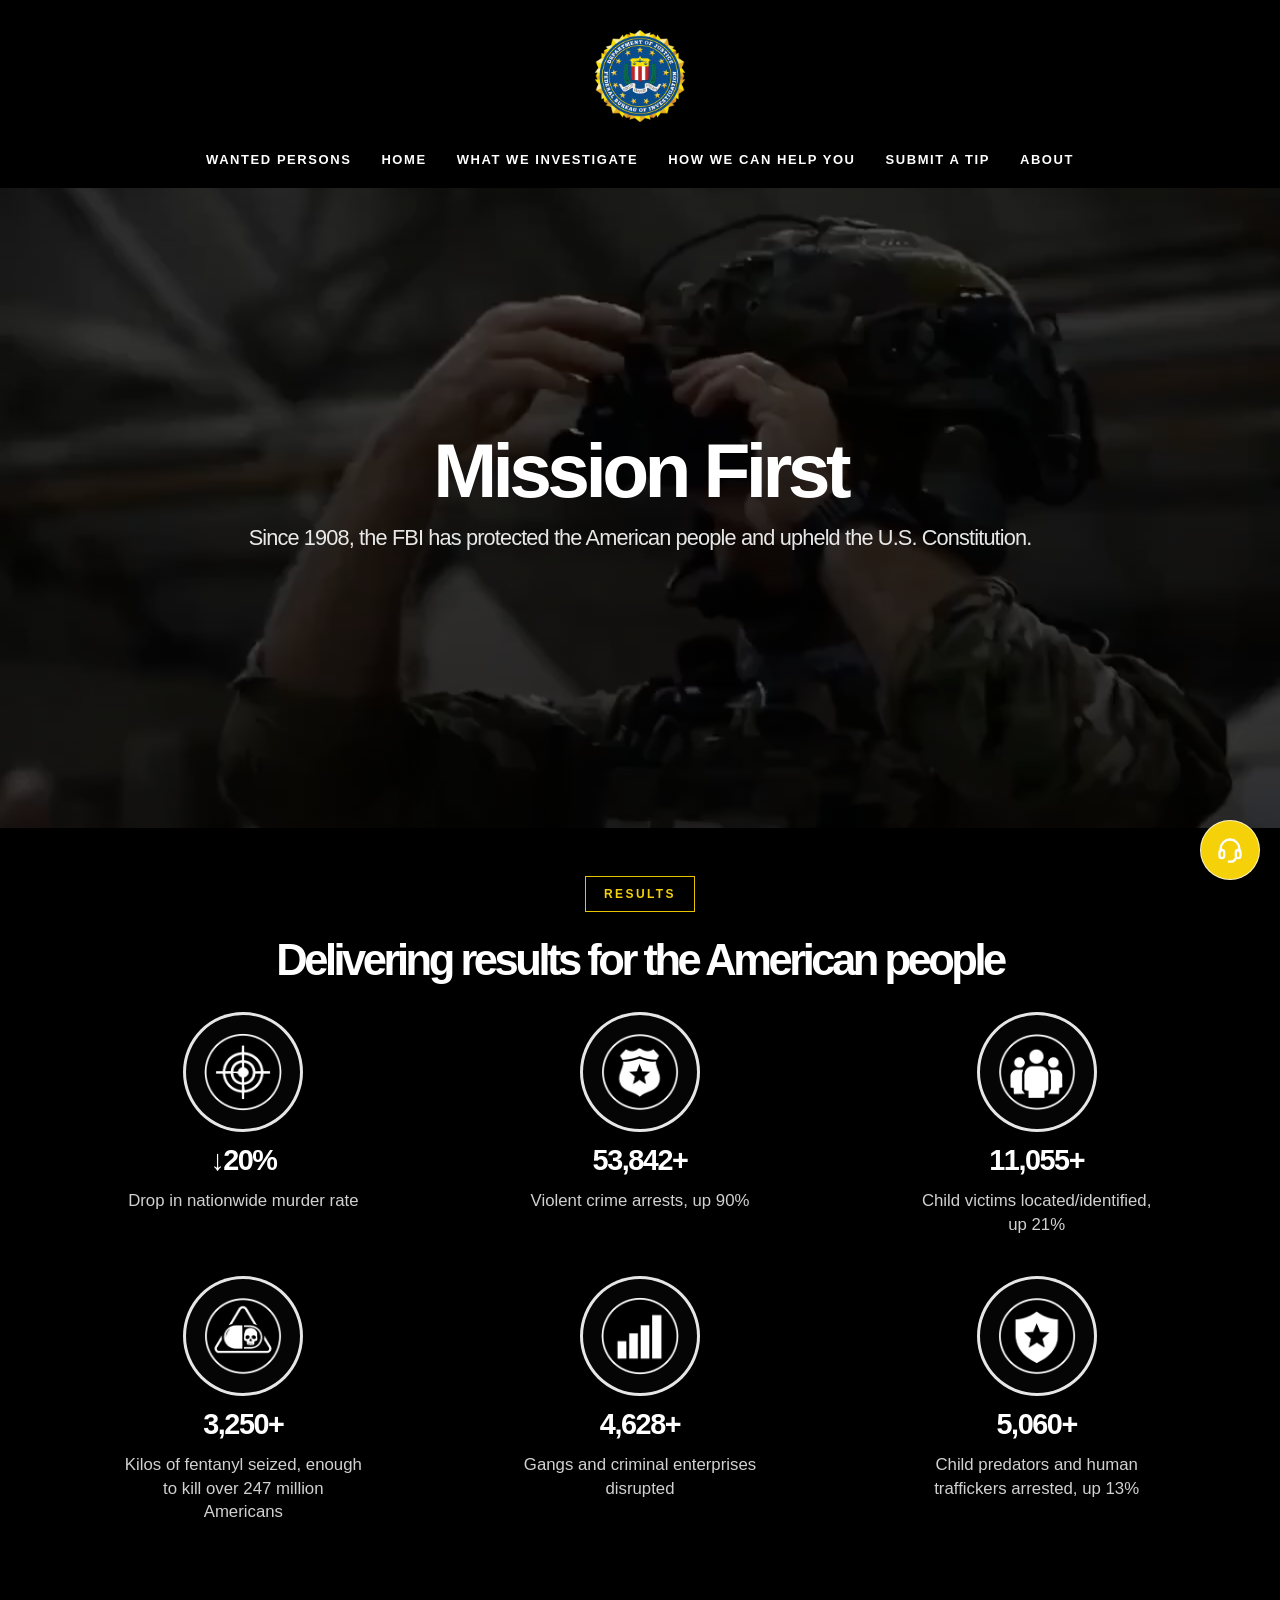
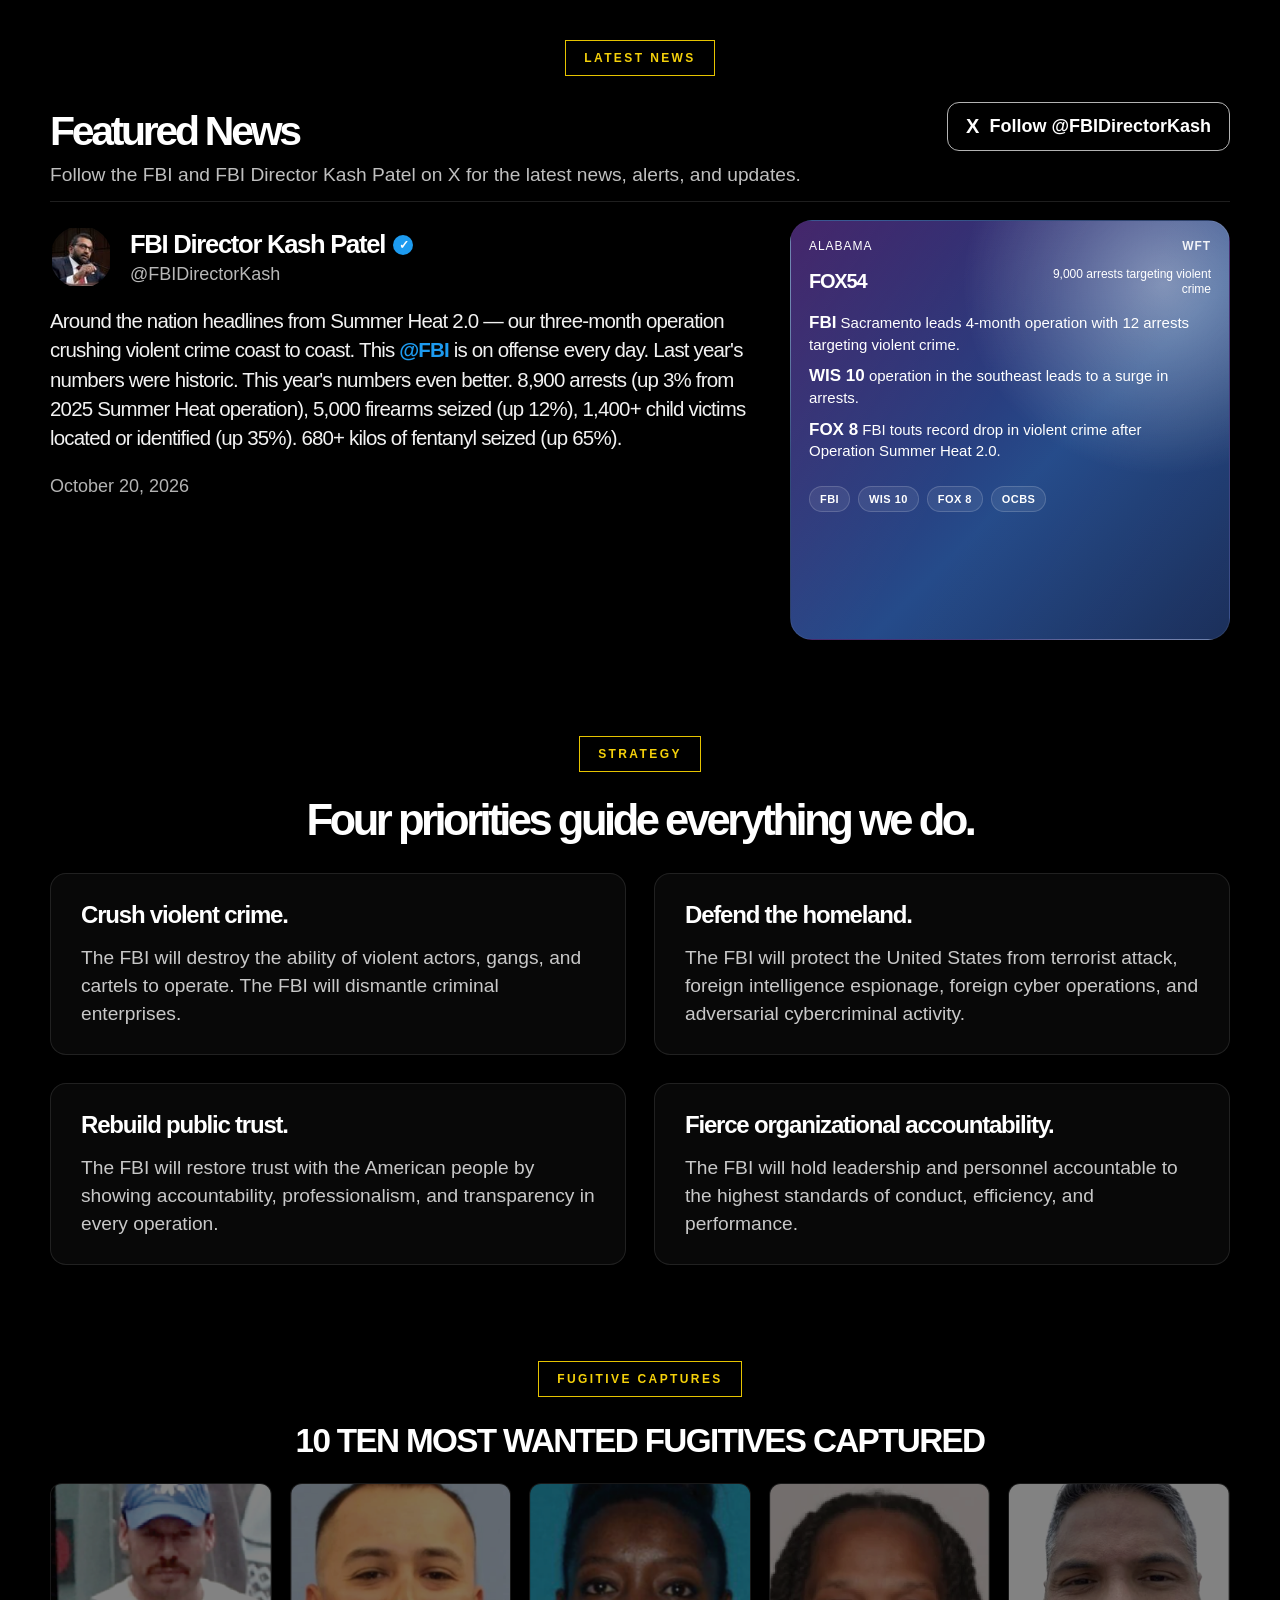
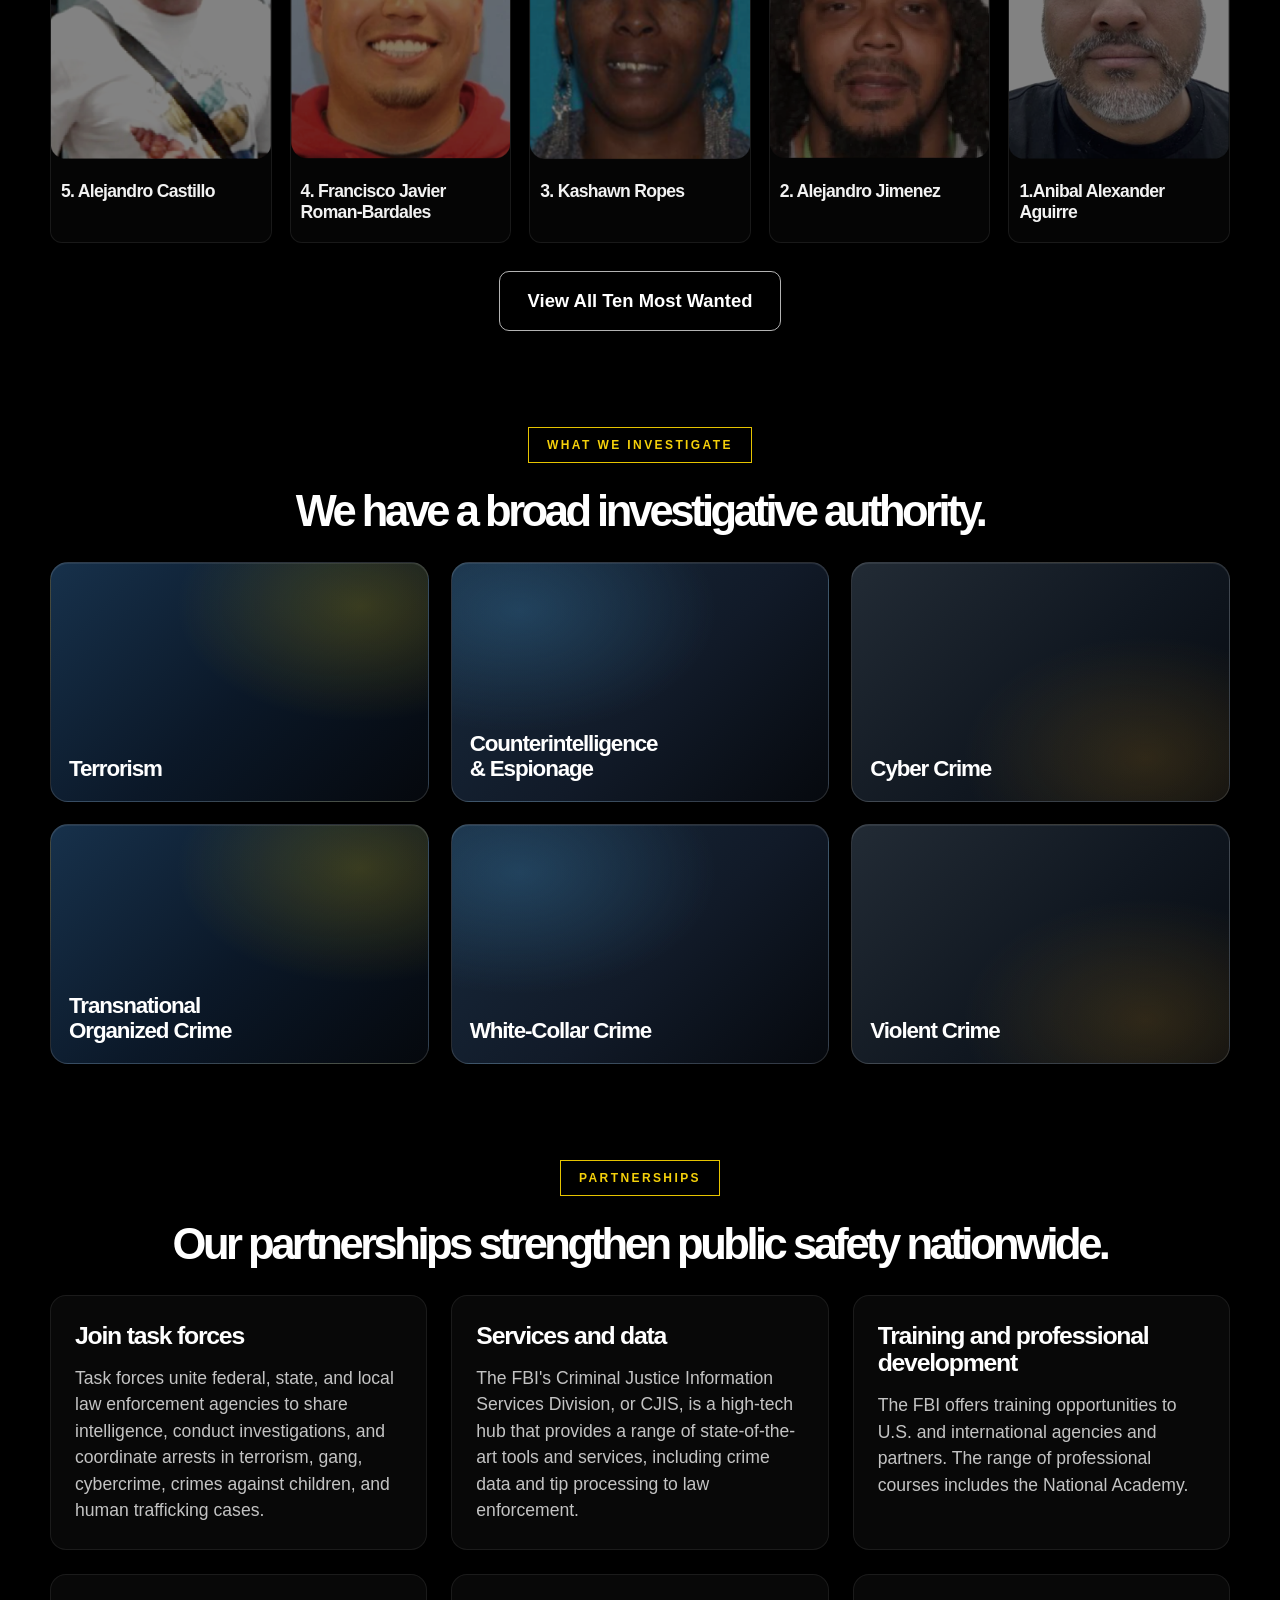
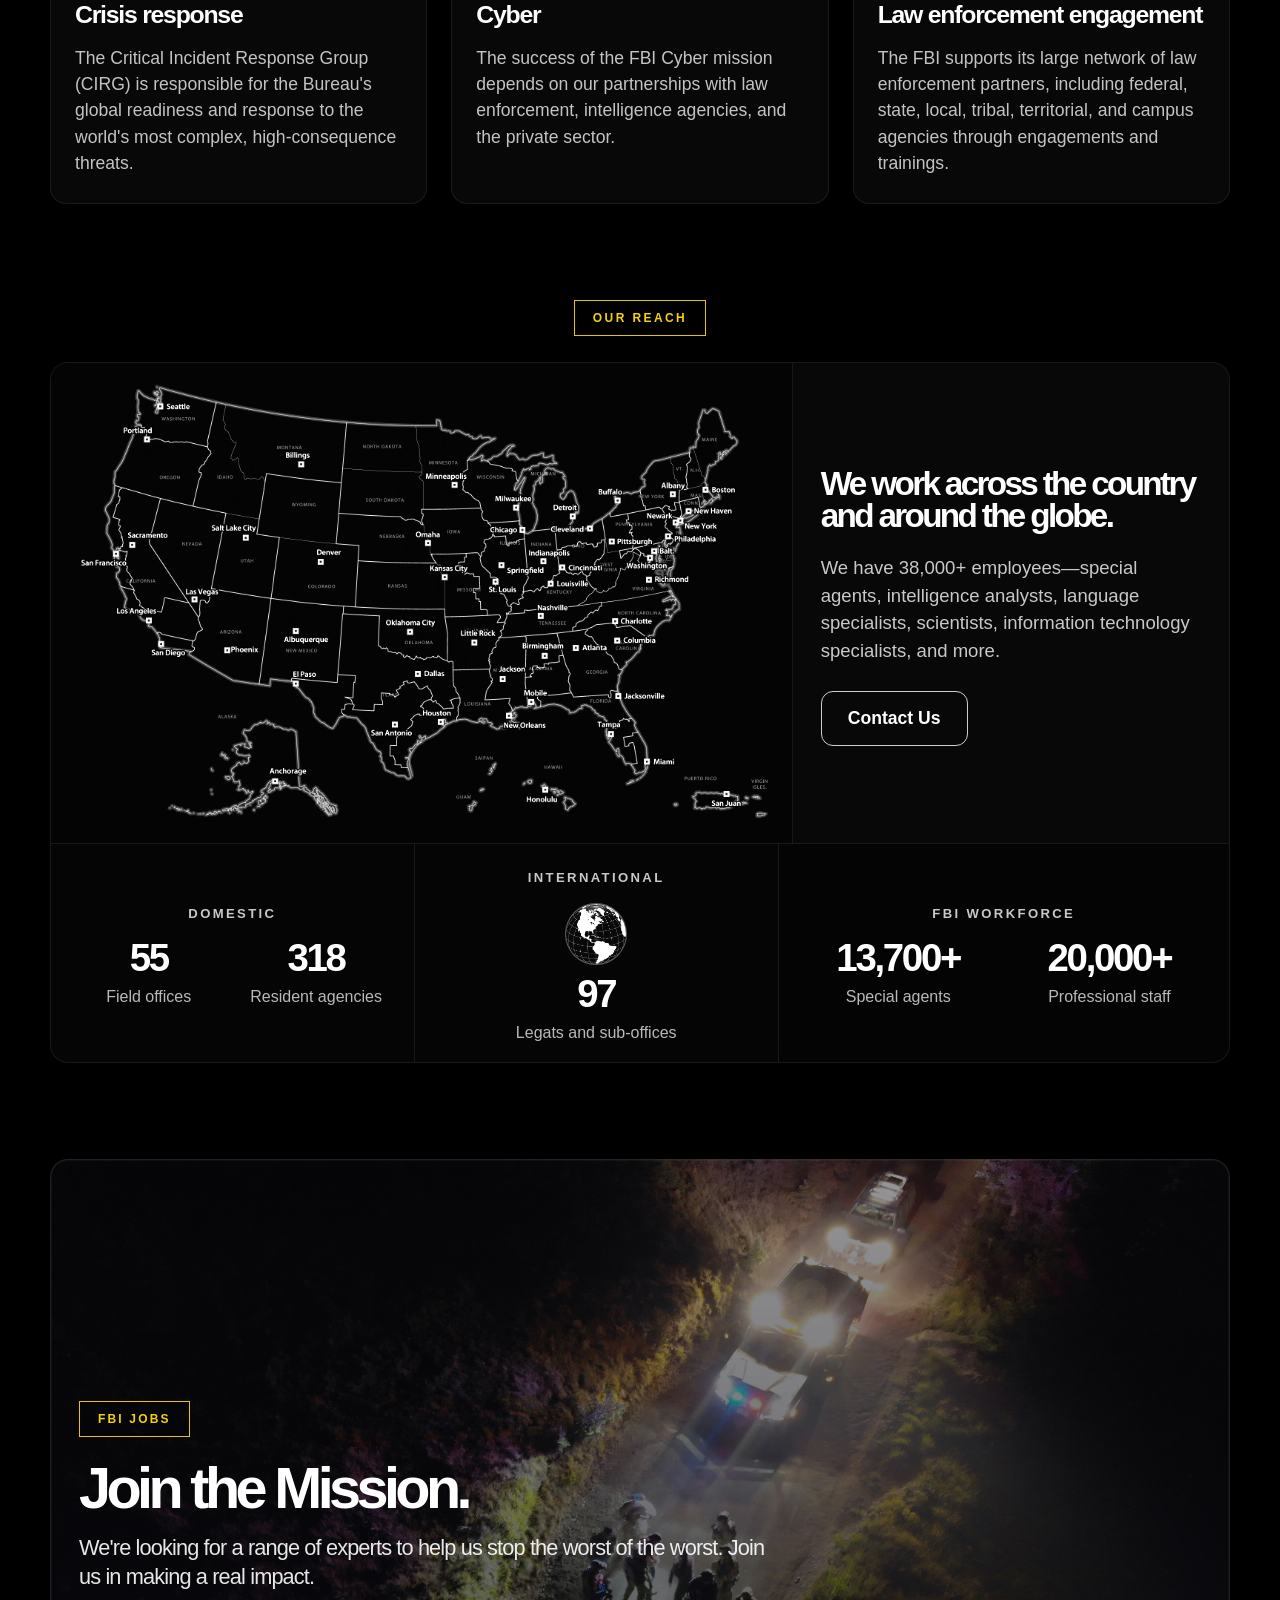
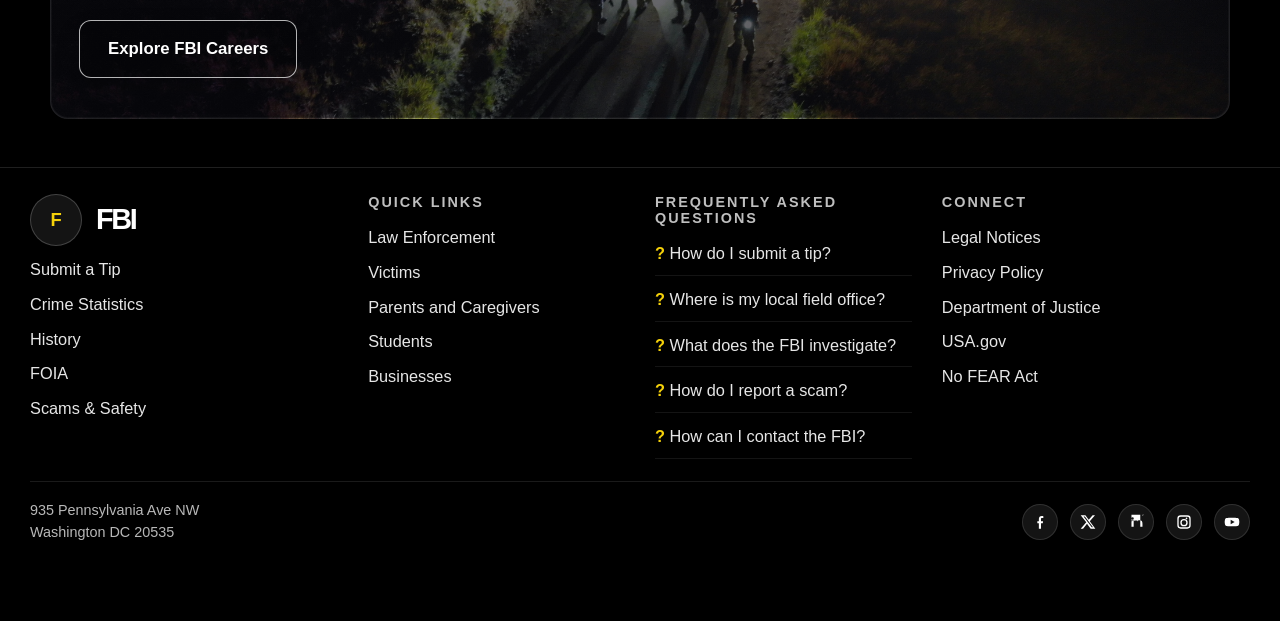
<file: index.html>
<html lang="en">
<head>
    <meta charset="UTF-8">
    <meta name="viewport" content="width=device-width, initial-scale=1.0">
    <title>FBI-Home</title>
    <link rel="icon" type="image/png" href="images/fbi-seal.png">
    <link rel="stylesheet" href="index.css">
    <script src="stats.js" defer></script>
</head>
<body>
    <div class="logo-cont">
        <a class="mobile-brand" href="index.html" aria-label="FBI home">
            <span>FBI</span>
            <span class="mobile-brand-accent" aria-hidden="true"></span>
        </a>
        <img src="images/fbi-seal.png" alt="FBI seal">
        <button class="menu-toggle" type="button" aria-label="Open navigation menu" aria-controls="site-navigation" aria-expanded="false">
            <span></span>
            <span></span>
            <span></span>
        </button>
        <nav class="nav" id="site-navigation" aria-label="Primary navigation">
            <button class="menu-close" type="button">
                <span>Close menu</span>
                <span aria-hidden="true">&times;</span>
            </button>
            <ul class="nav-li"><a href="wanted.html" class="nav-link">Wanted Persons</a></ul>
            <ul class="nav-li"><a href="index.html" class="nav-link">Home</a></ul>
            <ul class="nav-li"><a href="crimes.html" class="nav-link">What We Investigate</a></ul>
            <ul class="nav-li"><a href="contact.html" class="nav-link">How We Can Help You</a></ul>
            <ul class="nav-li"><a href="contact.html#report-form" class="nav-link">Submit a Tip</a></ul>
            <ul class="nav-li"><a href="about.html" class="nav-link">About</a></ul>
        </nav>
    </div>
    <button class="menu-backdrop" type="button" aria-label="Close navigation menu" hidden></button>

    <main>
        <section id="hero">
            <h1 class="heading">Mission First</h1>
            <p class="subheading">
                Since 1908, the FBI has protected the American people and upheld the U.S. Constitution.
            </p>
        </section>

        <section id="result">
            <div class="strategy-label">RESULTS</div>
              <h2 class="strategy-heading">Delivering results for the American people</h2>
            <div class="result-card-container">
                <div class="result-card">
                    <img src="images/target-icon.png" alt="Target icon">
                    <h2>↓20%</h2>
                    <p>Drop in nationwide murder rate</p>
                </div>
                <div class="result-card">
                    <img src="images/decrease-violent-crime-.png" alt="Officer icon">
                    <h2>53,969+</h2>
                    <p>Violent crime arrests, up 90%</p>
                </div>
                <div class="result-card">
                    <img src="images/reported-hate-crime-incidents.png" alt="People icon">
                    <h2>11,081+</h2>
                    <p>Child victims located/identified, up 21%</p>
                </div>
                <div class="result-card">
                    <img src="images/fentanyl-seized.png" alt="Warning icon">
                    <h2>3,258+</h2>
                    <p>Kilos of fentanyl seized, enough to kill over 247 million Americans</p>
                </div>
                <div class="result-card">
                    <img src="images/total-criminal-offenses-reported-nationwide.png" alt="Bar chart icon">
                    <h2>4,639+</h2>
                    <p>Gangs and criminal enterprises disrupted</p>
                </div>
                <div class="result-card">
                    <img src="images/law-enforcement-officers-assaulted.png" alt="Badge icon">
                    <h2>5,072+</h2>
                    <p>Child predators and human traffickers arrested, up 13%</p>
                </div>
            </div>
        </section>

        <section id="news">
            <div class="strategy-label">Latest News</div>
            <div class="news-header">
                <h2>Featured News</h2>
                <button class="follow-btn" type="button">
                    <span class="x-mark">X</span>
                    <span>Follow @FBIDirectorKash</span>
                </button>
            </div>

            <div class="news-subhead">
                <p>Follow the FBI and FBI Director Kash Patel on X for the latest news, alerts, and updates.</p>
            </div>

            <div class="news-grid">
                <article class="story-panel">
                    <div class="story-header">
                        <div class="avatar"></div>
                        <div>
                            <div class="story-name">
                                <span>FBI Director Kash Patel</span>
                                <span class="verified">✓</span>
                            </div>
                            <div class="story-handle">@FBIDirectorKash</div>
                        </div>
                    </div>

                    <p class="story-copy">
                        Around the nation headlines from Summer Heat 2.0 — our three-month operation crushing violent crime coast to coast. This <span class="blue-tag">@FBI</span> is on offense every day. Last year's numbers were historic. This year's numbers even better. 8,900 arrests (up 3% from 2025 Summer Heat operation), 5,000 firearms seized (up 12%), 1,400+ child victims located or identified (up 35%). 680+ kilos of fentanyl seized (up 65%).
                    </p>

                    <div class="story-date">October 20, 2026</div>
                </article>

                <aside class="media-panel" aria-label="News story media card">
                    <div class="media-top">
                        <span>Alabama</span>
                        <span class="media-brand">WFT</span>
                    </div>

                    <div class="media-body">
                        <div class="headline-row">
                            <span class="station">FOX54</span>
                            <span class="tiny-copy">9,000 arrests targeting violent crime</span>
                        </div>

                        <div class="media-lines">
                            <div><strong>FBI</strong> Sacramento leads 4-month operation with 12 arrests targeting violent crime.</div>
                            <div><strong>WIS 10</strong> operation in the southeast leads to a surge in arrests.</div>
                            <div><strong>FOX 8</strong> FBI touts record drop in violent crime after Operation Summer Heat 2.0.</div>
                        </div>

                        <div class="badge-row">
                            <span class="badge">FBI</span>
                            <span class="badge">WIS 10</span>
                            <span class="badge">FOX 8</span>
                            <span class="badge">OCBS</span>
                        </div>
                    </div>
                </aside>
            </div>
        </section>

        <section id="strategy">
            <div class="strategy-label">Strategy</div>
            <h2 class="strategy-heading">Four priorities guide everything we do.</h2>
            <div class="strategy-grid">
                <article class="strategy-card">
                    <h3>Crush violent crime.</h3>
                    <p>The FBI will destroy the ability of violent actors, gangs, and cartels to operate. The FBI will dismantle criminal enterprises.</p>
                </article>
                <article class="strategy-card">
                    <h3>Defend the homeland.</h3>
                    <p>The FBI will protect the United States from terrorist attack, foreign intelligence espionage, foreign cyber operations, and adversarial cybercriminal activity.</p>
                </article>
                <article class="strategy-card">
                    <h3>Rebuild public trust.</h3>
                    <p>The FBI will restore trust with the American people by showing accountability, professionalism, and transparency in every operation.</p>
                </article>
                <article class="strategy-card">
                    <h3>Fierce organizational accountability.</h3>
                    <p>The FBI will hold leadership and personnel accountable to the highest standards of conduct, efficiency, and performance.</p>
                </article>
            </div>
        </section>

        <section id="fugitives">
            <div class="strategy-label">Fugitive Captures</div>
            <div class="fugitives-hero">
                <h2 class="fugitives-header">10 Ten most wanted fugitives captured</h2>
            </div>

            <div class="fugitives-grid">
                <div class="fugitive-card">
                    <div class="fugitive-photo" style="background-image: url('images/wanted-4.png');"></div>
                    <span class="fugitive-name">5. Alejandro Castillo</span>
                </div>
                <div class="fugitive-card">
                    <div class="fugitive-photo" style="background-image: url('images/wanted-3.png');"></div>
                    <span class="fugitive-name">4. Francisco Javier Roman-Bardales</span>
                </div>
                <div class="fugitive-card">
                    <div class="fugitive-photo" style="background-image: url('images/wanted-2.png');"></div>
                    <span class="fugitive-name">3. Kashawn Ropes</span>
                </div>
                <div class="fugitive-card">
                    <div class="fugitive-photo" style="background-image: url('images/wanted-1');"></div>
                    <span class="fugitive-name">2. Alejandro Jimenez</span>
                </div>
                <div class="fugitive-card">
                    <div class="fugitive-photo" style="background-image: url('images/aguirre.png');"></div>
                    <span class="fugitive-name">1.Anibal Alexander Aguirre</span>
                </div>
            </div>

            <div class="fugitives-actions">
                <a class="view-all-btn" href="wanted.html">View All Ten Most Wanted</a>
            </div>
        </section>

        <section id="investigate">
            <div class="investigate-label">What We Investigate</div>
            <h2 class="investigate-heading">We have a broad investigative authority.</h2>

            <div class="investigate-grid">
                <div class="investigate-card">
                    <span>Terrorism</span>
                </div>
                <div class="investigate-card">
                    <span>Counterintelligence &amp; Espionage</span>
                </div>
                <div class="investigate-card">
                    <span>Cyber Crime</span>
                </div>
                <div class="investigate-card">
                    <span>Transnational Organized Crime</span>
                </div>
                <div class="investigate-card">
                    <span>White-Collar Crime</span>
                </div>
                <div class="investigate-card">
                    <span>Violent Crime</span>
                </div>
            </div>
        </section>

        <section id="partnerships">
            <div class="partnerships-label">Partnerships</div>
            <h2 class="partnerships-heading">Our partnerships strengthen public safety nationwide.</h2>

            <div class="partnerships-grid">
                <article class="partnership-card">
                    <h3>Join task forces</h3>
                    <p>Task forces unite federal, state, and local law enforcement agencies to share intelligence, conduct investigations, and coordinate arrests in terrorism, gang, cybercrime, crimes against children, and human trafficking cases.</p>
                </article>
                <article class="partnership-card">
                    <h3>Services and data</h3>
                    <p>The FBI's Criminal Justice Information Services Division, or CJIS, is a high-tech hub that provides a range of state-of-the-art tools and services, including crime data and tip processing to law enforcement.</p>
                </article>
                <article class="partnership-card">
                    <h3>Training and professional development</h3>
                    <p>The FBI offers training opportunities to U.S. and international agencies and partners. The range of professional courses includes the National Academy.</p>
                </article>
                <article class="partnership-card">
                    <h3>Crisis response</h3>
                    <p>The Critical Incident Response Group (CIRG) is responsible for the Bureau's global readiness and response to the world's most complex, high-consequence threats.</p>
                </article>
                <article class="partnership-card">
                    <h3>Cyber</h3>
                    <p>The success of the FBI Cyber mission depends on our partnerships with law enforcement, intelligence agencies, and the private sector.</p>
                </article>
                <article class="partnership-card">
                    <h3>Law enforcement engagement</h3>
                    <p>The FBI supports its large network of law enforcement partners, including federal, state, local, tribal, territorial, and campus agencies through engagements and trainings.</p>
                </article>
            </div>
        </section>

        <section id="our-reach">
            <div class="strategy-label">Our Reach</div>
            <div class="our-reach-top">
                <div class="our-reach-map">
                    <img src="images/map.webp" alt="Map of FBI field office coverage">
                </div>

                <div class="our-reach-cta">
                    <h3>We work across the country and around the globe.</h3>
                    <p>We have 38,000+ employees—special agents, intelligence analysts, language specialists, scientists, information technology specialists, and more.</p>
                    <a href="contact.html" class="contact-btn">Contact Us</a>
                </div>
            </div>

            <div class="reach-stats">
                <div class="reach-stat">
                    <span class="stat-label">Domestic</span>
                    <div class="stat-items">
                        <div class="stat-item">
                            <span class="stat-value">55</span>
                            <span class="stat-description">Field offices</span>
                        </div>
                        <div class="stat-item">
                            <span class="stat-value">318</span>
                            <span class="stat-description">Resident agencies</span>
                        </div>
                    </div>
                </div>

                <div class="reach-stat international-stat">
                    <span class="stat-label">International</span>
                    <div class="stat-items">
                        <div class="stat-item">
                            <img class="earth-image" src="images/earth2.webp" alt="Earth globe icon">
                            <span class="stat-value">97</span>
                            <span class="stat-description">Legats and sub-offices</span>
                        </div>
                    </div>
                </div>

                <div class="reach-stat earth-stat">
                    <span class="stat-label">FBI workforce</span>
                    <div class="stat-items">
                        <div class="stat-item">
                            <span class="stat-value">13,700+</span>
                            <span class="stat-description">Special agents</span>
                        </div>
                        <div class="stat-item">
                            <span class="stat-value">20,000+</span>
                            <span class="stat-description">Professional staff</span>
                        </div>
                    </div>
                </div>
            </div>
        </section>

        <section id="jobs">
            <div class="jobs-panel">
                <div class="jobs-inner">
                    <div class="jobs-tag">FBI Jobs</div>
                    <h2 class="jobs-title">Join the Mission.</h2>
                    <p class="jobs-copy">We're looking for a range of experts to help us stop the worst of the worst. Join us in making a real impact.</p>
                    <a href="about.html#jobs" class="jobs-btn">Explore FBI Careers</a>
                </div>
            </div>
        </section>
    </main>
    <footer class="site-footer">
            <div class="footer-shell">
                <div class="footer-grid">
                    <div>
                        <div class="footer-brand">
                            <span class="footer-brand-mark">F</span>
                            <div class="footer-brand-name">FBI</div>
                        </div>
                        <ul class="footer-links">
                            <li><a href="contact.html#report-form">Submit a Tip</a></li>
                            <li><a href="crimes.html">Crime Statistics</a></li>
                            <li><a href="about.html#mission">History</a></li>
                            <li><a href="about.html">FOIA</a></li>
                            <li><a href="contact.html">Scams &amp; Safety</a></li>
                        </ul>
                    </div>

                    <div>
                        <h3 class="footer-heading">Quick Links</h3>
                        <ul class="footer-links">
                            <li><a href="contact.html">Law Enforcement</a></li>
                            <li><a href="contact.html">Victims</a></li>
                            <li><a href="about.html">Parents and Caregivers</a></li>
                            <li><a href="about.html">Students</a></li>
                            <li><a href="contact.html">Businesses</a></li>
                        </ul>
                    </div>

                    <div>
                        <h3 class="footer-heading">Frequently Asked Questions</h3>
                        <ul class="faq-list">
                            <li><a href="contact.html#report-form">How do I submit a tip?</a></li>
                            <li><a href="contact.html#field-office">Where is my local field office?</a></li>
                            <li><a href="crimes.html">What does the FBI investigate?</a></li>
                            <li><a href="contact.html">How do I report a scam?</a></li>
                            <li><a href="contact.html#headquarters">How can I contact the FBI?</a></li>
                        </ul>
                    </div>

                    <div>
                        <h3 class="footer-heading">Connect</h3>
                        <ul class="footer-links">
                            <li><a href="about.html">Legal Notices</a></li>
                            <li><a href="about.html">Privacy Policy</a></li>
                            <li><a href="https://www.justice.gov/" target="_blank" rel="noreferrer">Department of Justice</a></li>
                            <li><a href="https://www.usa.gov/" target="_blank" rel="noreferrer">USA.gov</a></li>
                            <li><a href="https://www.justice.gov/" target="_blank" rel="noreferrer">No FEAR Act</a></li>
                        </ul>
                    </div>
                </div>

                <div class="footer-bottom" style="max-width: 1220px; margin: 22px auto 0;">
                    <div class="footer-address">
                        935 Pennsylvania Ave NW<br>
                        Washington DC 20535
                    </div>

                    <div class="social-links" aria-label="Social media links">
                        <a class="social-icon" href="https://facebook.com" target="_blank" aria-label="Facebook">
                            <svg viewBox="0 0 24 24"><path d="M13.5 22v-8h2.7l.4-3h-3.1V7.5c0-.9.3-1.5 1.6-1.5H17V3.2c-.3 0-1.3-.2-2.5-.2-2.5 0-4.2 1.5-4.2 4.4V11H8v3h2.3v8h3.2Z"/></svg>
                        </a>
                        <a class="social-icon" href="https://x.com" target="_blank" aria-label="X">
                            <svg viewBox="0 0 24 24"><path d="M18.9 2h3.6l-7.8 8.9L23 22h-7l-5.5-7.4L4.6 22H1l8.4-9.6L1 2h7.1l5 6.8L18.9 2Zm-1.3 18h1.9L7.3 3.9H5.3l12.3 16.1Z"/></svg>
                        </a>
                        <a class="social-icon" href="https://linkedin.com" target="_blank" aria-label="LinkedIn">
                            <svg viewBox="0 0 24 24"><path d="M6.9 8.6A1.8 1.8 0 1 1 6.9 5a1.8 1.8 0 0 1 0 3.6ZM5.2 9.9h3.3V19H5.2V9.9Zm5.5 0h3.2v1.3h.1c.4-.8 1.6-1.7 3.4-1.7 3.7 0 4.3 2.4 4.3 5.5V19h-3.3v-17.7h3.3v1.5c.8-1.1 2.2-2.2 4.8-2.2 5.1 0 6 3.3 6 7.7V19h-3.3v-17.7h3.3v1.5c.8-1.1 2.2-2.2 4.8-2.2 5.1 0 6 3.3 6 7.7V19h-3.3v-17.7h3.3v1.5c.8-1.1 2.2-2.2 4.8-2.2 5.1 0 6 3.3 6 7.7V19h-3.3v-17.7H5.2v9.6Z"/></svg>
                        </a>
                        <a class="social-icon" href="https://instagram.com" target="_blank" aria-label="Instagram">
                            <svg viewBox="0 0 24 24"><path d="M7 2h10a5 5 0 0 1 5 5v10a5 5 0 0 1-5 5H7a5 5 0 0 1-5-5V7a5 5 0 0 1 5-5Zm0 2a3 3 0 0 0-3 3v10a3 3 0 0 0 3 3h10a3 3 0 0 0 3-3V7a3 3 0 0 0-3-3H7Zm5 3.5A5.5 5.5 0 1 1 6.5 13 5.5 5.5 0 0 1 12 7.5Zm0 2A3.5 3.5 0 1 0 15.5 13 3.5 3.5 0 0 0 12 9.5Zm5.1-3.1a1.3 1.3 0 1 1-1.3-1.3 1.3 1.3 0 0 1 1.3 1.3Z"/></svg>
                        </a>
                        <a class="social-icon" href="https://youtube.com" target="_blank" aria-label="YouTube">
                            <svg viewBox="0 0 24 24"><path d="M22.5 8.1a3 3 0 0 0-2.1-2.1C18.8 5.5 12 5.5 12 5.5s-6.8 0-8.4.5A3 3 0 0 0 1.5 8.1 31.2 31.2 0 0 0 1 12a31.2 31.2 0 0 0 .5 3.9 3 3 0 0 0 2.1 2.1c1.6.5 8.4.5 8.4.5s6.8 0 8.4-.5a3 3 0 0 0 2.1-2.1A31.2 31.2 0 0 0 23 12a31.2 31.2 0 0 0-.5-3.9ZM10 15.5v-7l6 3.5-6 3.5Z"/></svg>
                        </a>
                    </div>
                </div>
            </div>
        </footer>
    <script>
        const menuToggle = document.querySelector(".menu-toggle");
        const menuClose = document.querySelector(".menu-close");
        const navigation = document.querySelector(".nav");
        const menuBackdrop = document.querySelector(".menu-backdrop");
        const mobileNavigation = window.matchMedia("(max-width: 767px)");

        function setMenuOpen(isOpen) {
            const shouldOpen = mobileNavigation.matches && isOpen;

            navigation.classList.toggle("is-open", shouldOpen);
            document.body.classList.toggle("menu-open", shouldOpen);
            menuToggle.setAttribute("aria-expanded", String(shouldOpen));
            menuToggle.setAttribute("aria-label", shouldOpen ? "Close navigation menu" : "Open navigation menu");
            navigation.setAttribute("aria-hidden", String(mobileNavigation.matches && !shouldOpen));
            navigation.inert = mobileNavigation.matches && !shouldOpen;
            menuBackdrop.hidden = !shouldOpen;

            if (shouldOpen) {
                menuClose.focus();
            } else if (mobileNavigation.matches) {
                menuToggle.focus();
            }
        }

        menuToggle.addEventListener("click", () => setMenuOpen(true));
        menuClose.addEventListener("click", () => setMenuOpen(false));
        menuBackdrop.addEventListener("click", () => setMenuOpen(false));
        navigation.addEventListener("click", event => {
            if (event.target.closest("a")) {
                setMenuOpen(false);
            }
        });
        document.addEventListener("keydown", event => {
            if (event.key === "Escape" && navigation.classList.contains("is-open")) {
                setMenuOpen(false);
            }
        });
        mobileNavigation.addEventListener("change", () => setMenuOpen(false));
        setMenuOpen(false);
    </script>
    <a class="support-chat" href="https://wa.me/12817773154" target="_blank" rel="noopener noreferrer" aria-label="Chat with support on WhatsApp">
        <svg viewBox="0 0 24 24" aria-hidden="true">
            <path d="M4 13v-2a8 8 0 0 1 16 0v2"></path>
            <rect x="3" y="12" width="4" height="7" rx="2"></rect>
            <rect x="17" y="12" width="4" height="7" rx="2"></rect>
            <path d="M17 19a5 5 0 0 1-5 3h-1"></path>
        </svg>
    </a>
</body>
</html>
</file>
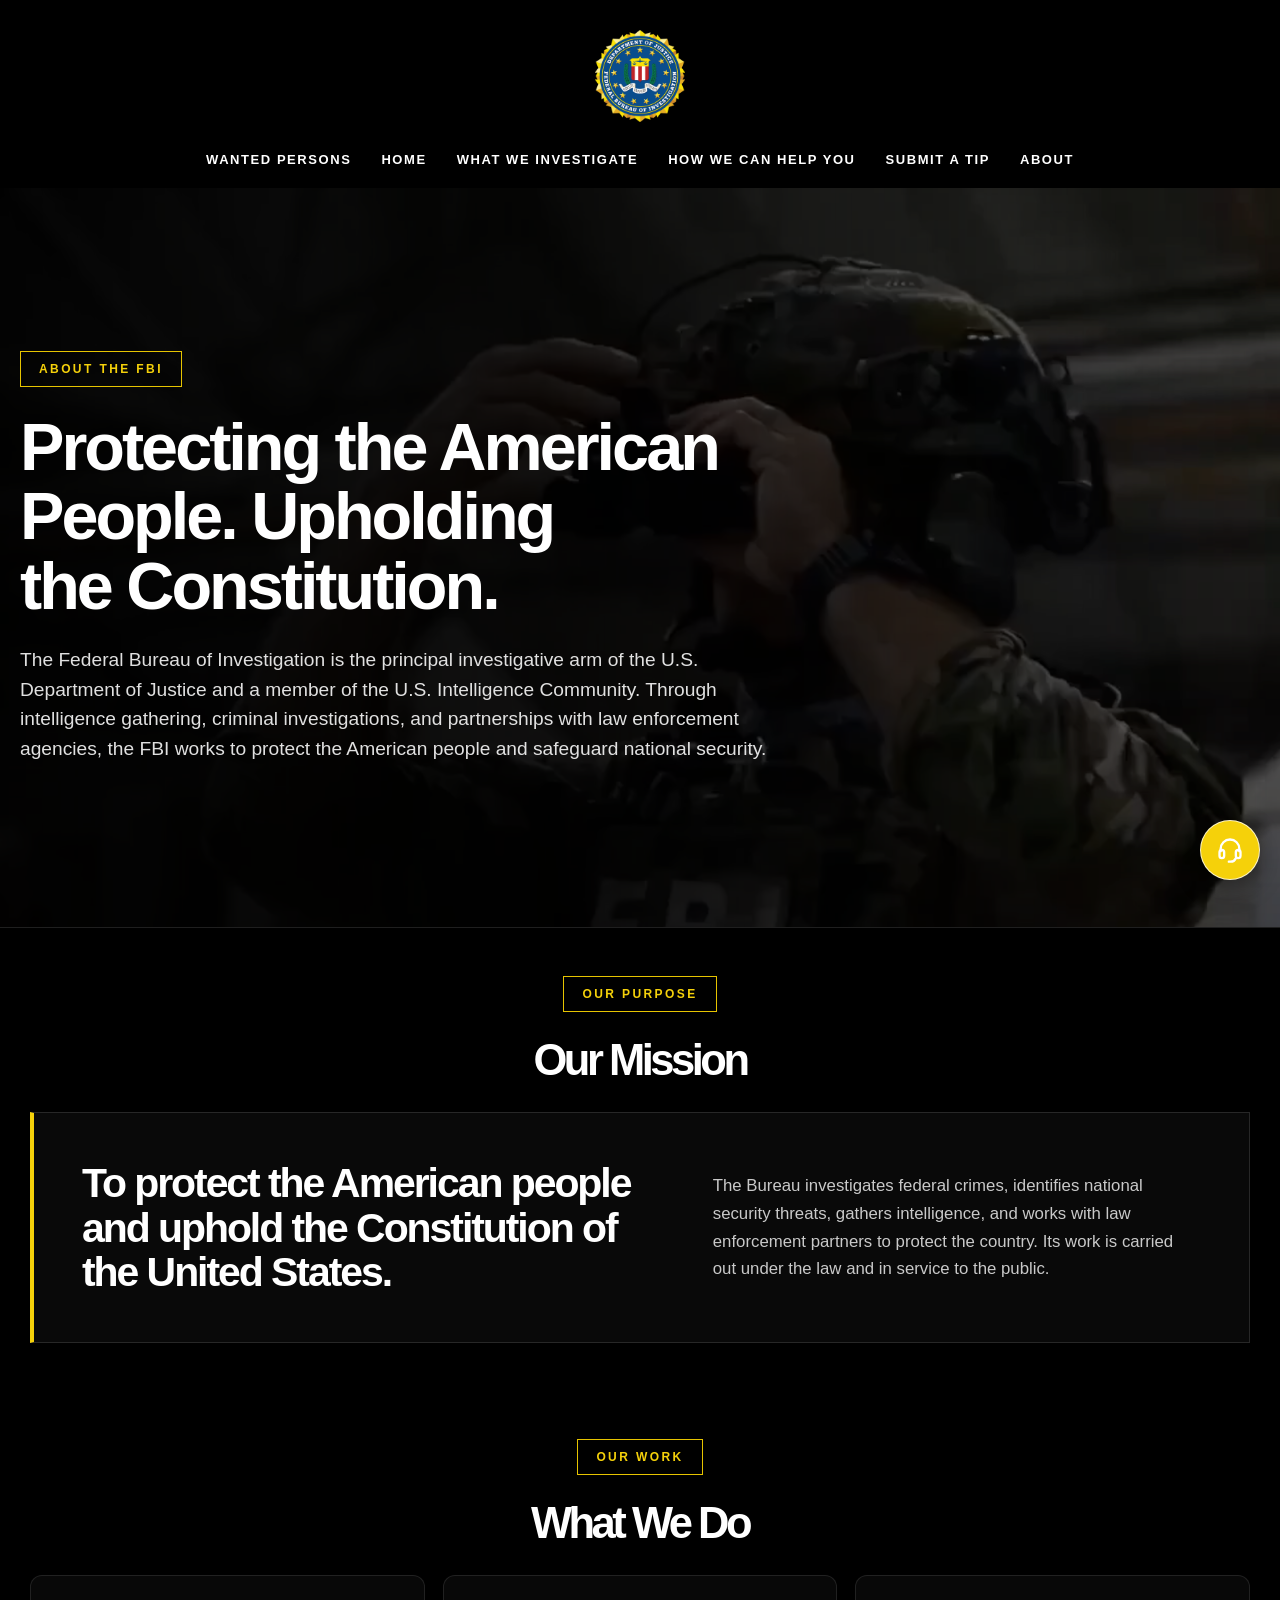
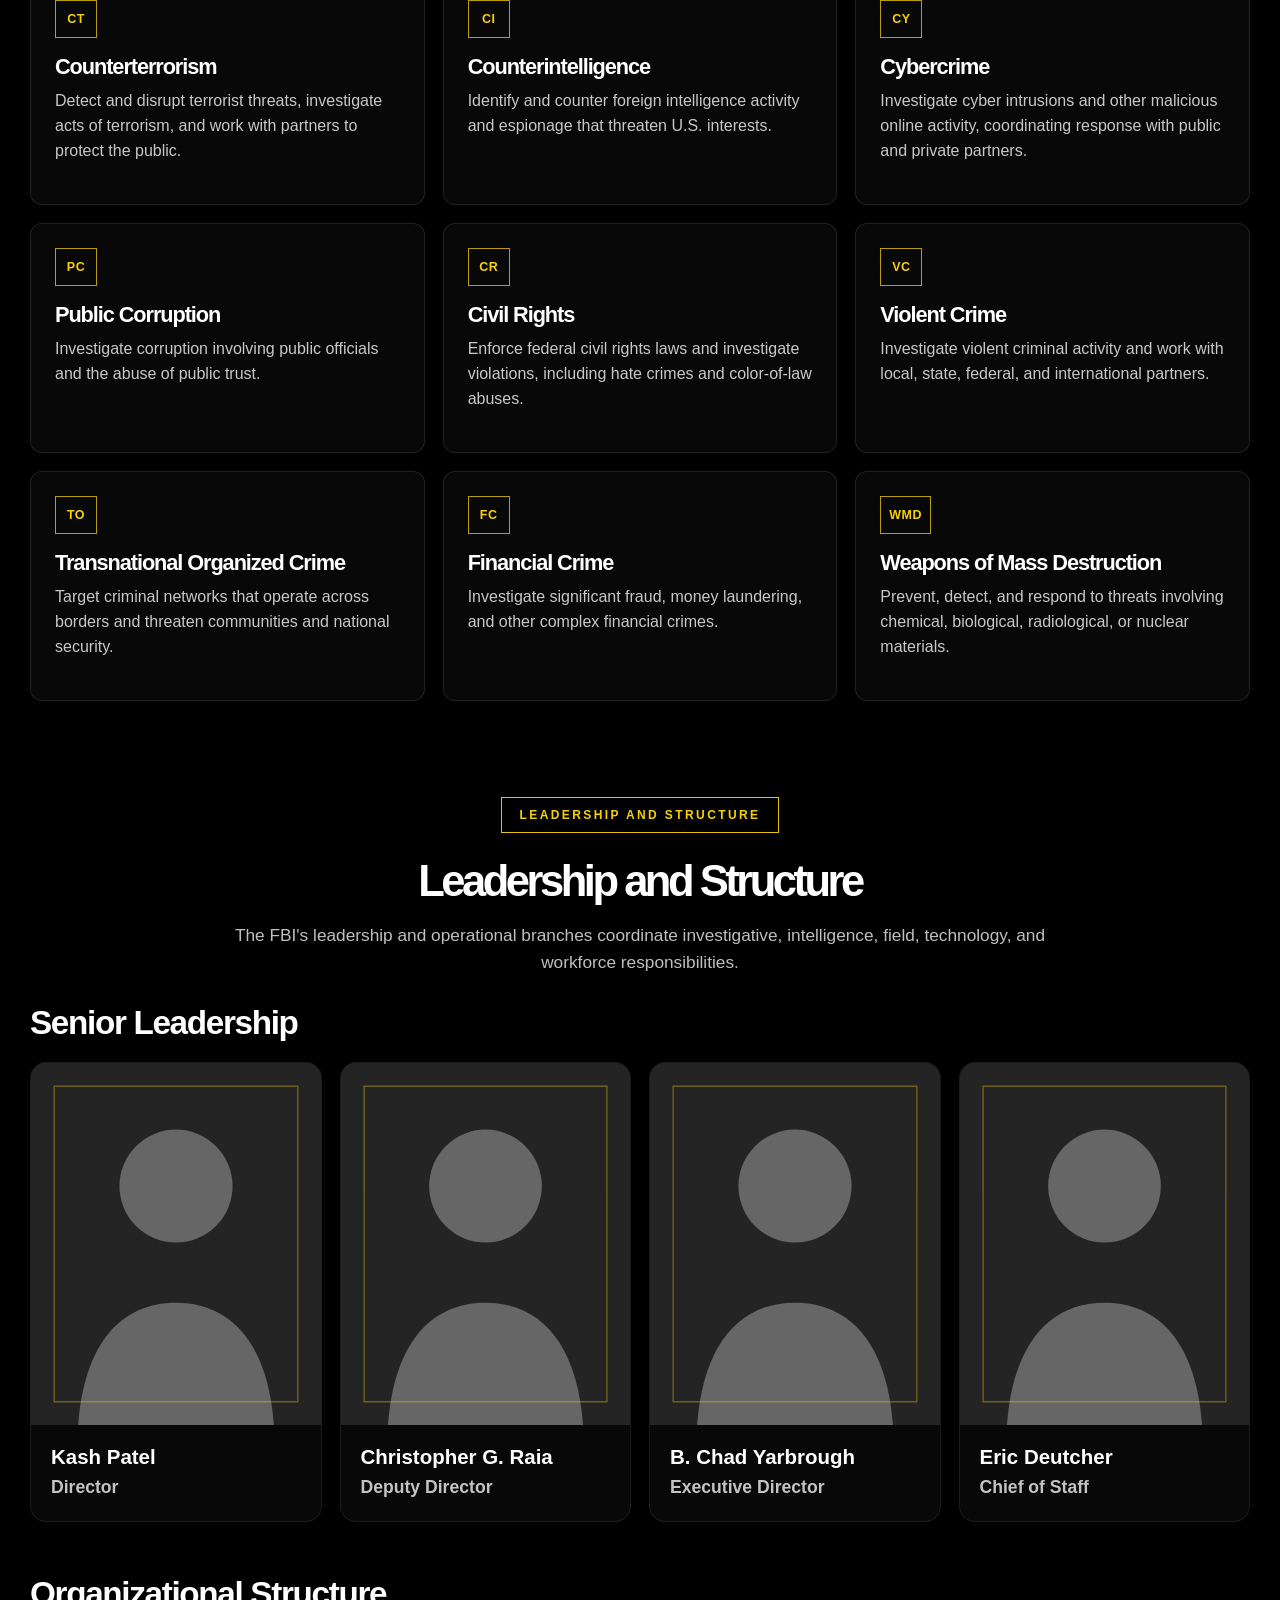
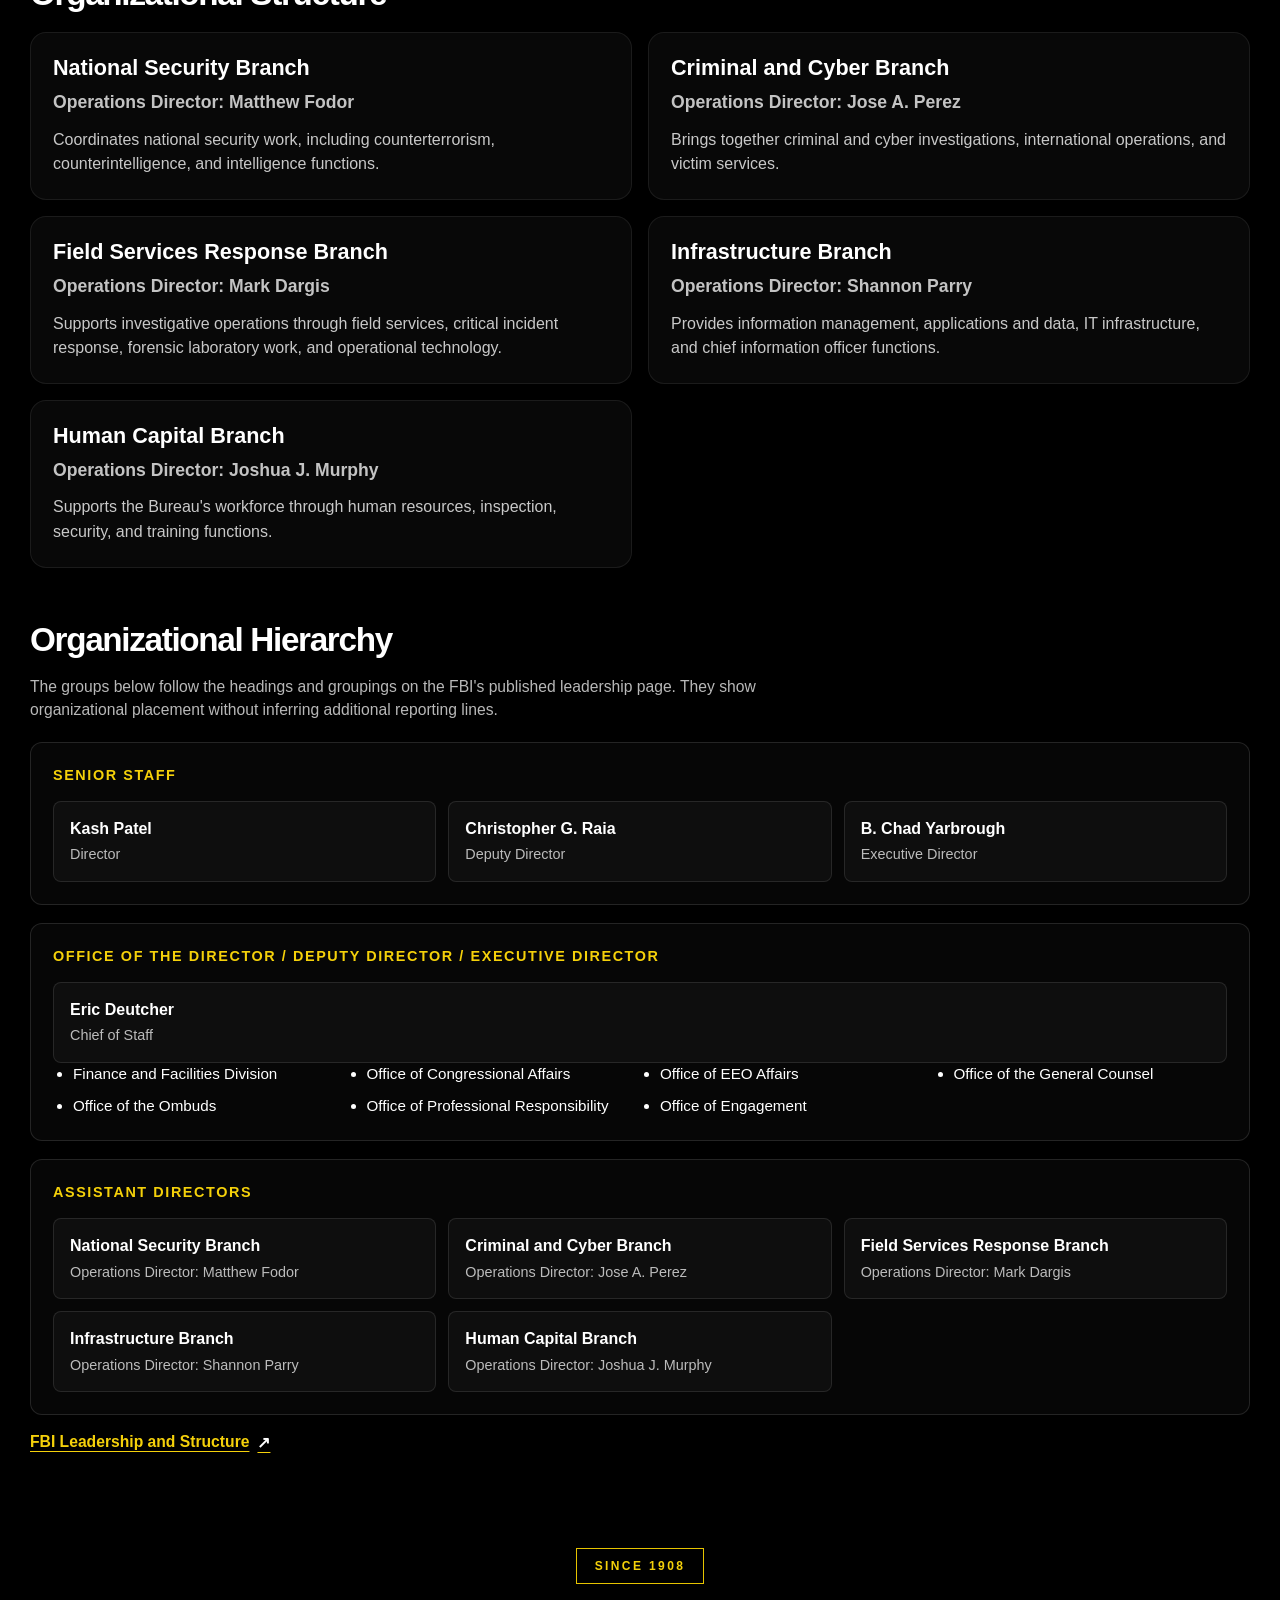
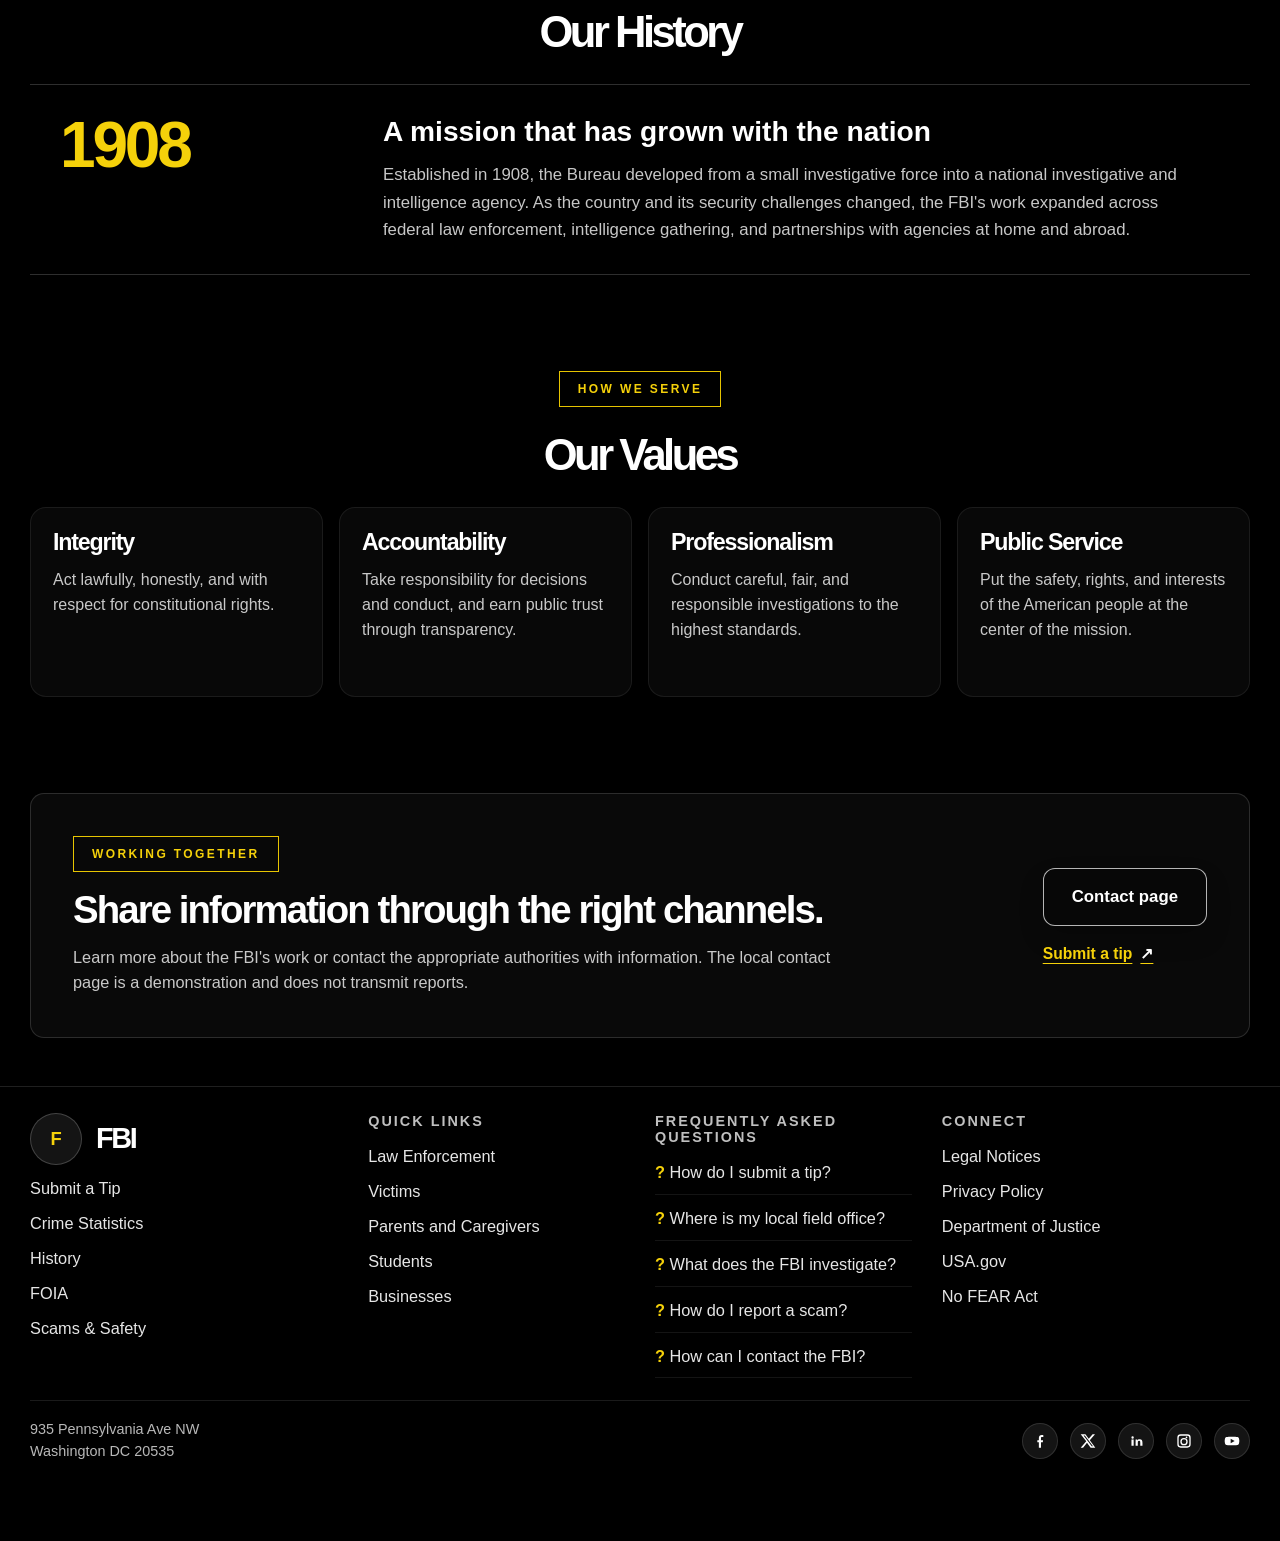
<file: about.html>
<!DOCTYPE html>
<html lang="en">
<head>
    <meta charset="UTF-8">
    <meta name="viewport" content="width=device-width, initial-scale=1.0">
    <title>About the FBI</title>
    <link rel="icon" type="image/png" href="images/fbi-seal.png">
    <link rel="stylesheet" href="index.css">
    <link rel="stylesheet" href="about.css">
    <script src="about.js" defer></script>
</head>
<body>
    <div class="logo-cont">
        <a class="mobile-brand" href="index.html" aria-label="FBI home">
            <span>FBI</span>
            <span class="mobile-brand-accent" aria-hidden="true"></span>
        </a>
        <img src="images/fbi-seal.png" alt="FBI seal">
        <button class="menu-toggle" type="button" aria-label="Open navigation menu" aria-controls="site-navigation" aria-expanded="false">
            <span></span>
            <span></span>
            <span></span>
        </button>
        <nav class="nav" id="site-navigation" aria-label="Primary navigation">
            <button class="menu-close" type="button">
                <span>Close menu</span>
                <span aria-hidden="true">&times;</span>
            </button>
            <ul class="nav-li"><a href="wanted.html" class="nav-link">Wanted Persons</a></ul>
            <ul class="nav-li"><a href="index.html" class="nav-link">Home</a></ul>
            <ul class="nav-li"><a href="crimes.html" class="nav-link">What We Investigate</a></ul>
            <ul class="nav-li"><a href="contact.html" class="nav-link">How We Can Help You</a></ul>
            <ul class="nav-li"><a href="contact.html#report-form" class="nav-link">Submit a Tip</a></ul>
            <ul class="nav-li"><a href="about.html" class="nav-link" aria-current="page">About</a></ul>
        </nav>
    </div>
    <button class="menu-backdrop" type="button" aria-label="Close navigation menu" hidden></button>

    <main id="main-content" class="about-page">
        <section class="about-hero" aria-labelledby="about-title">
            <div class="about-hero-inner">
                <p class="strategy-label">About the FBI</p>
                <h1 id="about-title">Protecting the American People. Upholding the Constitution.</h1>
                <p class="about-hero-copy">The Federal Bureau of Investigation is the principal investigative arm of the U.S. Department of Justice and a member of the U.S. Intelligence Community. Through intelligence gathering, criminal investigations, and partnerships with law enforcement agencies, the FBI works to protect the American people and safeguard national security.</p>
            </div>
        </section>

        <section class="about-section about-mission" id="mission" aria-labelledby="mission-title">
            <div class="about-section-heading">
                <p class="strategy-label">Our purpose</p>
                <h2 class="strategy-heading" id="mission-title">Our Mission</h2>
            </div>
            <div class="mission-panel">
                <p class="mission-statement">To protect the American people and uphold the Constitution of the United States.</p>
                <p class="mission-detail">The Bureau investigates federal crimes, identifies national security threats, gathers intelligence, and works with law enforcement partners to protect the country. Its work is carried out under the law and in service to the public.</p>
            </div>
        </section>

        <section class="about-section" id="responsibilities" aria-labelledby="responsibilities-title">
            <div class="about-section-heading">
                <p class="strategy-label">Our work</p>
                <h2 class="strategy-heading" id="responsibilities-title">What We Do</h2>
            </div>
            <div class="responsibility-grid">
                <article class="strategy-card responsibility-card">
                    <span class="responsibility-mark" aria-hidden="true">CT</span>
                    <h3>Counterterrorism</h3>
                    <p>Detect and disrupt terrorist threats, investigate acts of terrorism, and work with partners to protect the public.</p>
                </article>
                <article class="strategy-card responsibility-card">
                    <span class="responsibility-mark" aria-hidden="true">CI</span>
                    <h3>Counterintelligence</h3>
                    <p>Identify and counter foreign intelligence activity and espionage that threaten U.S. interests.</p>
                </article>
                <article class="strategy-card responsibility-card">
                    <span class="responsibility-mark" aria-hidden="true">CY</span>
                    <h3>Cybercrime</h3>
                    <p>Investigate cyber intrusions and other malicious online activity, coordinating response with public and private partners.</p>
                </article>
                <article class="strategy-card responsibility-card">
                    <span class="responsibility-mark" aria-hidden="true">PC</span>
                    <h3>Public Corruption</h3>
                    <p>Investigate corruption involving public officials and the abuse of public trust.</p>
                </article>
                <article class="strategy-card responsibility-card">
                    <span class="responsibility-mark" aria-hidden="true">CR</span>
                    <h3>Civil Rights</h3>
                    <p>Enforce federal civil rights laws and investigate violations, including hate crimes and color-of-law abuses.</p>
                </article>
                <article class="strategy-card responsibility-card">
                    <span class="responsibility-mark" aria-hidden="true">VC</span>
                    <h3>Violent Crime</h3>
                    <p>Investigate violent criminal activity and work with local, state, federal, and international partners.</p>
                </article>
                <article class="strategy-card responsibility-card">
                    <span class="responsibility-mark" aria-hidden="true">TO</span>
                    <h3>Transnational Organized Crime</h3>
                    <p>Target criminal networks that operate across borders and threaten communities and national security.</p>
                </article>
                <article class="strategy-card responsibility-card">
                    <span class="responsibility-mark" aria-hidden="true">FC</span>
                    <h3>Financial Crime</h3>
                    <p>Investigate significant fraud, money laundering, and other complex financial crimes.</p>
                </article>
                <article class="strategy-card responsibility-card">
                    <span class="responsibility-mark" aria-hidden="true">WMD</span>
                    <h3>Weapons of Mass Destruction</h3>
                    <p>Prevent, detect, and respond to threats involving chemical, biological, radiological, or nuclear materials.</p>
                </article>
            </div>
        </section>

        <section class="about-section leadership-section" id="leadership" aria-labelledby="leadership-title">
            <div class="about-section-heading">
                <p class="strategy-label">Leadership and structure</p>
                <h2 class="strategy-heading" id="leadership-title">Leadership and Structure</h2>
                <p class="section-intro">The FBI's leadership and operational branches coordinate investigative, intelligence, field, technology, and workforce responsibilities.</p>
            </div>

            <div class="about-subsection" aria-labelledby="senior-leadership-title">
                <h3 class="about-subheading" id="senior-leadership-title">Senior Leadership</h3>
                <div class="leadership-grid" id="leadership-grid" aria-live="polite"></div>
            </div>

            <div class="about-subsection" aria-labelledby="organizational-structure-title">
                <h3 class="about-subheading" id="organizational-structure-title">Organizational Structure</h3>
                <div class="branch-grid" id="branch-grid" aria-live="polite"></div>
            </div>

            <div class="about-subsection hierarchy-section" aria-labelledby="hierarchy-title">
                <h3 class="about-subheading" id="hierarchy-title">Organizational Hierarchy</h3>
                <p class="hierarchy-note">The groups below follow the headings and groupings on the FBI's published leadership page. They show organizational placement without inferring additional reporting lines.</p>
                <div class="hierarchy-layout" id="hierarchy-layout"></div>
                <a class="source-link" href="about.html" target="_blank" rel="noopener noreferrer">FBI Leadership and Structure <span aria-hidden="true">↗</span></a>
            </div>
        </section>

        <section class="about-section history-section" id="history" aria-labelledby="history-title">
            <div class="about-section-heading">
                <p class="strategy-label">Since 1908</p>
                <h2 class="strategy-heading" id="history-title">Our History</h2>
            </div>
            <div class="history-layout">
                <p class="history-year">1908</p>
                <div class="history-copy">
                    <h3>A mission that has grown with the nation</h3>
                    <p>Established in 1908, the Bureau developed from a small investigative force into a national investigative and intelligence agency. As the country and its security challenges changed, the FBI's work expanded across federal law enforcement, intelligence gathering, and partnerships with agencies at home and abroad.</p>
                </div>
            </div>
        </section>

        <section class="about-section values-section" id="values" aria-labelledby="values-title">
            <div class="about-section-heading">
                <p class="strategy-label">How we serve</p>
                <h2 class="strategy-heading" id="values-title">Our Values</h2>
            </div>
            <div class="values-grid">
                <article class="partnership-card value-card">
                    <h3>Integrity</h3>
                    <p>Act lawfully, honestly, and with respect for constitutional rights.</p>
                </article>
                <article class="partnership-card value-card">
                    <h3>Accountability</h3>
                    <p>Take responsibility for decisions and conduct, and earn public trust through transparency.</p>
                </article>
                <article class="partnership-card value-card">
                    <h3>Professionalism</h3>
                    <p>Conduct careful, fair, and responsible investigations to the highest standards.</p>
                </article>
                <article class="partnership-card value-card">
                    <h3>Public Service</h3>
                    <p>Put the safety, rights, and interests of the American people at the center of the mission.</p>
                </article>
            </div>
        </section>

        <section class="about-section working-section" id="working-together" aria-labelledby="working-title">
            <div class="working-panel">
                <div>
                    <p class="strategy-label">Working together</p>
                    <h2 id="working-title">Share information through the right channels.</h2>
                    <p>Learn more about the FBI's work or contact the appropriate authorities with information. The local contact page is a demonstration and does not transmit reports.</p>
                </div>
                <div class="working-actions">
                    <a class="jobs-btn" href="contact.html">Contact page</a>
                    <a class="official-tip-link" href="contact.html#report-form" target="_blank" rel="noopener noreferrer">Submit a tip <span aria-hidden="true">↗</span></a>
                </div>
            </div>
        </section>
    </main>

    <footer class="site-footer">
        <div class="footer-shell">
            <div class="footer-grid">
                <div>
                    <div class="footer-brand">
                        <span class="footer-brand-mark">F</span>
                        <div class="footer-brand-name">FBI</div>
                    </div>
                    <ul class="footer-links">
                        <li><a href="contact.html#report-form">Submit a Tip</a></li>
                        <li><a href="crimes.html">Crime Statistics</a></li>
                        <li><a href="about.html#mission">History</a></li>
                        <li><a href="about.html">FOIA</a></li>
                        <li><a href="contact.html">Scams &amp; Safety</a></li>
                    </ul>
                </div>

                <div>
                    <h3 class="footer-heading">Quick Links</h3>
                    <ul class="footer-links">
                        <li><a href="contact.html">Law Enforcement</a></li>
                        <li><a href="contact.html">Victims</a></li>
                        <li><a href="about.html">Parents and Caregivers</a></li>
                        <li><a href="about.html">Students</a></li>
                        <li><a href="contact.html">Businesses</a></li>
                    </ul>
                </div>

                <div>
                    <h3 class="footer-heading">Frequently Asked Questions</h3>
                    <ul class="faq-list">
                        <li><a href="contact.html#report-form">How do I submit a tip?</a></li>
                        <li><a href="contact.html#field-office">Where is my local field office?</a></li>
                        <li><a href="crimes.html">What does the FBI investigate?</a></li>
                        <li><a href="contact.html">How do I report a scam?</a></li>
                        <li><a href="contact.html#headquarters">How can I contact the FBI?</a></li>
                    </ul>
                </div>

                <div>
                    <h3 class="footer-heading">Connect</h3>
                    <ul class="footer-links">
                        <li><a href="about.html">Legal Notices</a></li>
                        <li><a href="about.html">Privacy Policy</a></li>
                        <li><a href="https://www.justice.gov/" target="_blank" rel="noreferrer">Department of Justice</a></li>
                        <li><a href="https://www.usa.gov/" target="_blank" rel="noreferrer">USA.gov</a></li>
                        <li><a href="https://www.justice.gov/" target="_blank" rel="noreferrer">No FEAR Act</a></li>
                    </ul>
                </div>
            </div>

            <div class="footer-bottom" style="max-width: 1220px; margin: 22px auto 0;">
                <div class="footer-address">
                    935 Pennsylvania Ave NW<br>
                    Washington DC 20535
                </div>

                <div class="social-links" aria-label="Social media links">
                    <a class="social-icon" href="https://facebook.com" target="_blank" aria-label="Facebook">
                        <svg viewBox="0 0 24 24"><path d="M13.5 22v-8h2.7l.4-3h-3.1V7.5c0-.9.3-1.5 1.6-1.5H17V3.2c-.3 0-1.3-.2-2.5-.2-2.5 0-4.2 1.5-4.2 4.4V11H8v3h2.3v8h3.2Z"/></svg>
                    </a>
                    <a class="social-icon" href="https://x.com" target="_blank" aria-label="X">
                        <svg viewBox="0 0 24 24"><path d="M18.9 2h3.6l-7.8 8.9L23 22h-7l-5.5-7.4L4.6 22H1l8.4-9.6L1 2h7.1l5 6.8L18.9 2Zm-1.3 18h1.9L7.3 3.9H5.3l12.3 16.1Z"/></svg>
                    </a>
                    <a class="social-icon" href="https://linkedin.com" target="_blank" aria-label="LinkedIn">
                        <svg viewBox="0 0 24 24"><path d="M6.9 8.6A1.8 1.8 0 1 1 6.9 5a1.8 1.8 0 0 1 0 3.6ZM5.2 9.9h3.3V19H5.2V9.9Zm5.5 0h3.2v1.3h.1c.4-.8 1.6-1.7 3.4-1.7 3.7 0 4.3 2.4 4.3 5.5V19h-3.3v-4.8c0-1.2 0-2.7-1.7-2.7s-2 1.3-2 2.6V19h-3.3V9.9Z"/></svg>
                    </a>
                    <a class="social-icon" href="https://instagram.com" target="_blank" aria-label="Instagram">
                        <svg viewBox="0 0 24 24"><path d="M7 2h10a5 5 0 0 1 5 5v10a5 5 0 0 1-5 5H7a5 5 0 0 1-5-5V7a5 5 0 0 1 5-5Zm0 2a3 3 0 0 0-3 3v10a3 3 0 0 0 3 3h10a3 3 0 0 0 3-3V7a3 3 0 0 0-3-3H7Zm5 3.5A5.5 5.5 0 1 1 6.5 13 5.5 5.5 0 0 1 12 7.5Zm0 2A3.5 3.5 0 1 0 15.5 13 3.5 3.5 0 0 0 12 9.5Zm5.1-3.1a1.3 1.3 0 1 1-1.3-1.3 1.3 1.3 0 0 1 1.3 1.3Z"/></svg>
                    </a>
                    <a class="social-icon" href="https://youtube.com" target="_blank" aria-label="YouTube">
                        <svg viewBox="0 0 24 24"><path d="M22.5 8.1a3 3 0 0 0-2.1-2.1C18.8 5.5 12 5.5 12 5.5s-6.8 0-8.4.5A3 3 0 0 0 1.5 8.1 31.2 31.2 0 0 0 1 12a31.2 31.2 0 0 0 .5 3.9 3 3 0 0 0 2.1 2.1c1.6.5 8.4.5 8.4.5s6.8 0 8.4-.5a3 3 0 0 0 2.1-2.1A31.2 31.2 0 0 0 23 12a31.2 31.2 0 0 0-.5-3.9ZM10 15.5v-7l6 3.5-6 3.5Z"/></svg>
                    </a>
                </div>
            </div>
        </div>
    </footer>

    <script>
        const menuToggle = document.querySelector(".menu-toggle");
        const menuClose = document.querySelector(".menu-close");
        const navigation = document.querySelector(".nav");
        const menuBackdrop = document.querySelector(".menu-backdrop");
        const mobileNavigation = window.matchMedia("(max-width: 767px)");

        function setMenuOpen(isOpen) {
            const shouldOpen = mobileNavigation.matches && isOpen;

            navigation.classList.toggle("is-open", shouldOpen);
            document.body.classList.toggle("menu-open", shouldOpen);
            menuToggle.setAttribute("aria-expanded", String(shouldOpen));
            menuToggle.setAttribute("aria-label", shouldOpen ? "Close navigation menu" : "Open navigation menu");
            navigation.setAttribute("aria-hidden", String(mobileNavigation.matches && !shouldOpen));
            navigation.inert = mobileNavigation.matches && !shouldOpen;
            menuBackdrop.hidden = !shouldOpen;

            if (shouldOpen) {
                menuClose.focus();
            } else if (mobileNavigation.matches) {
                menuToggle.focus();
            }
        }

        menuToggle.addEventListener("click", () => setMenuOpen(true));
        menuClose.addEventListener("click", () => setMenuOpen(false));
        menuBackdrop.addEventListener("click", () => setMenuOpen(false));
        navigation.addEventListener("click", event => {
            if (event.target.closest("a")) {
                setMenuOpen(false);
            }
        });
        document.addEventListener("keydown", event => {
            if (event.key === "Escape" && navigation.classList.contains("is-open")) {
                setMenuOpen(false);
            }
        });
        mobileNavigation.addEventListener("change", () => setMenuOpen(false));
        setMenuOpen(false);
    </script>
    <a class="support-chat" href="https://wa.me/14743524927" target="_blank" rel="noopener noreferrer" aria-label="Chat with support on WhatsApp">
        <svg viewBox="0 0 24 24" aria-hidden="true">
            <path d="M4 13v-2a8 8 0 0 1 16 0v2"></path>
            <rect x="3" y="12" width="4" height="7" rx="2"></rect>
            <rect x="17" y="12" width="4" height="7" rx="2"></rect>
            <path d="M17 19a5 5 0 0 1-5 3h-1"></path>
        </svg>
    </a>
</body>
</html>
</file>
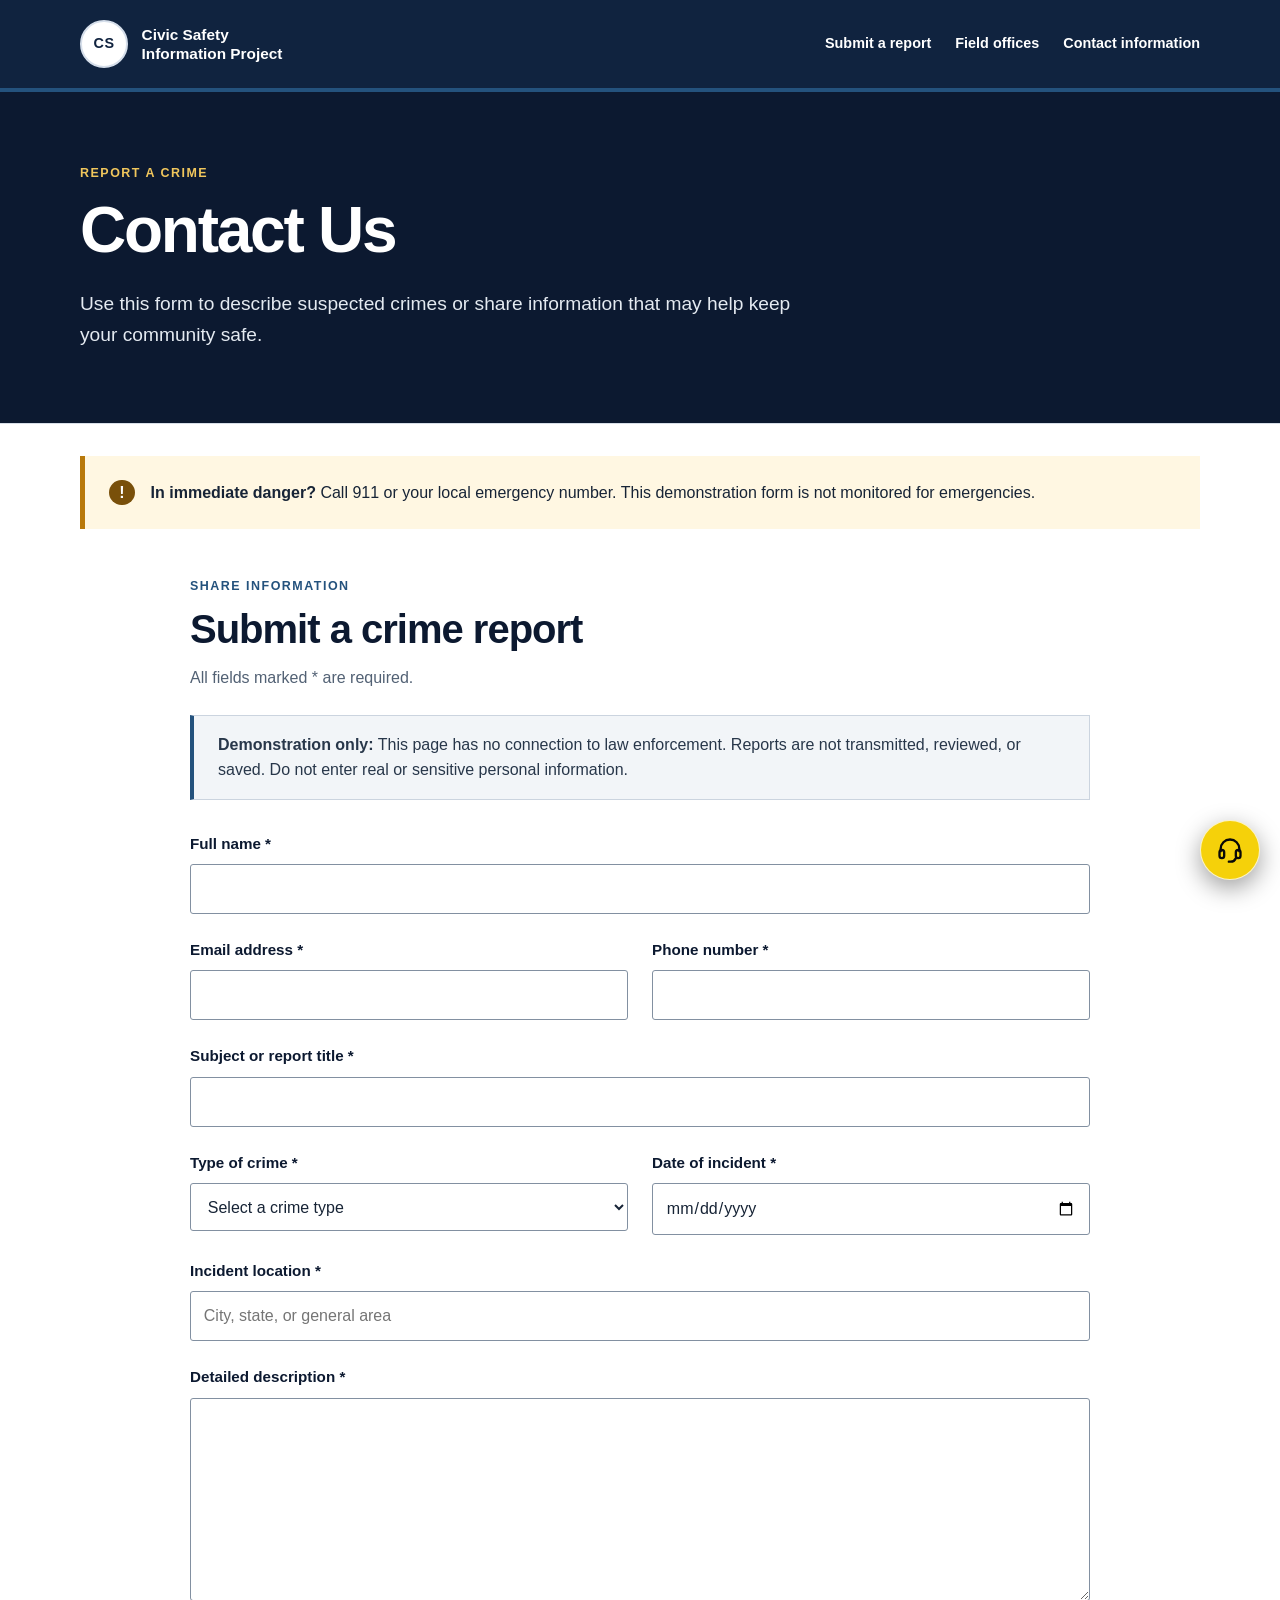
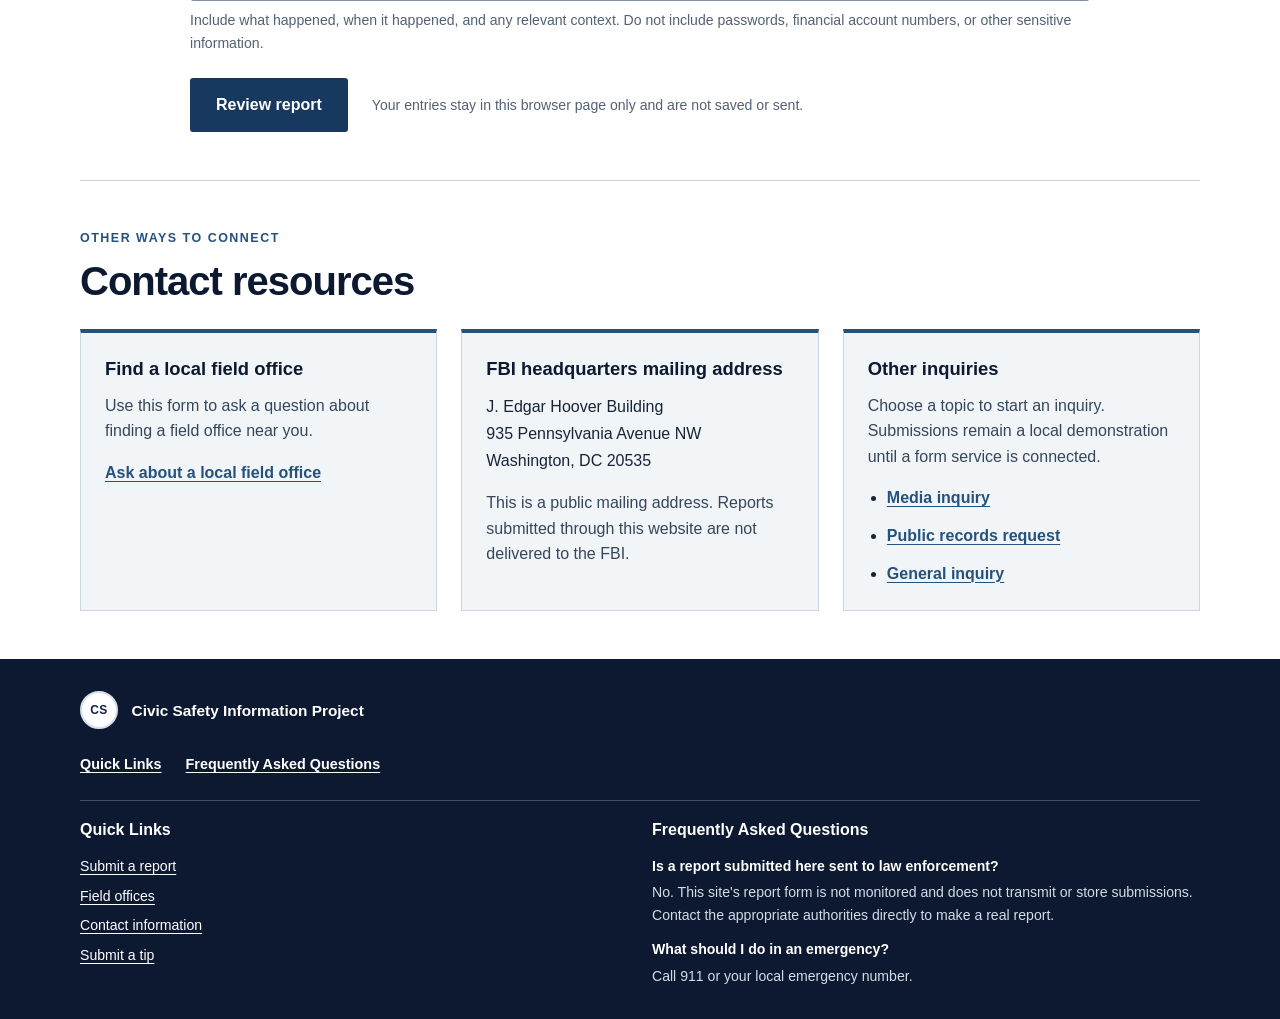
<file: contact.html>
<!DOCTYPE html>
<html lang="en">
<head>
    <meta charset="UTF-8">
    <meta name="viewport" content="width=device-width, initial-scale=1">
    <meta name="theme-color" content="#10233f">
    <title>Contact Us | Civic Safety Information Project</title>
    <link rel="icon" type="image/png" href="images/fbi-seal.png">
    <link rel="stylesheet" href="contact.css">
    <script src="contact.js" defer></script>
</head>
<body>
    <a class="skip-link" href="#main-content">Skip to main content</a>

    <header class="site-header">
        <div class="header-inner">
            <a class="brand" href="contact.html" aria-label="Civic Safety Information Project home">
                <span class="brand-mark" aria-hidden="true">CS</span>
                <span class="brand-name">Civic Safety<br>Information Project</span>
            </a>
            <nav class="primary-nav" aria-label="Main navigation">
                <a href="#report-form">Submit a report</a>
                <a href="#field-office">Field offices</a>
                <a href="#headquarters">Contact information</a>
            </nav>
        </div>
    </header>

    <main id="main-content">
        <section class="page-intro" aria-labelledby="page-title">
            <div class="content-width">
                <p class="eyebrow">Report a crime</p>
                <h1 id="page-title">Contact Us</h1>
                <p class="intro-copy">
                    Use this form to describe suspected crimes or share information that may help keep your community safe.
                </p>
            </div>
        </section>

        <div class="emergency-notice content-width" role="note" aria-label="Emergency information">
            <span class="emergency-indicator" aria-hidden="true">!</span>
            <p><strong>In immediate danger?</strong> Call 911 or your local emergency number. This demonstration form is not monitored for emergencies.</p>
        </div>

        <section class="report-section content-width" id="report-form" aria-labelledby="report-heading">
            <div class="section-heading">
                <p class="eyebrow">Share information</p>
                <h2 id="report-heading">Submit a crime report</h2>
                <p>All fields marked <span aria-hidden="true">*</span> are required.</p>
            </div>

            <div class="demo-notice" id="demo-notice">
                <strong>Demonstration only:</strong> This page has no connection to law enforcement. Reports are not transmitted, reviewed, or saved. Do not enter real or sensitive personal information.
            </div>

            <div class="confirmation-message" id="confirmation-message" role="status" aria-live="polite" tabindex="-1" hidden>
                <h3>Form demonstration complete</h3>
                <p>Your entries passed the on-page checks, but they have <strong>not</strong> been sent to an agency or stored. For a real report, contact the appropriate local or federal authorities directly.</p>
            </div>

            <form id="crime-report-form" novalidate aria-describedby="demo-notice">
                <div class="form-group">
                    <label for="full-name">Full name <span aria-hidden="true">*</span></label>
                    <input id="full-name" name="fullName" type="text" autocomplete="name" maxlength="120" required>
                </div>

                <div class="form-row">
                    <div class="form-group">
                        <label for="email">Email address <span aria-hidden="true">*</span></label>
                        <input id="email" name="email" type="email" autocomplete="email" inputmode="email" maxlength="254" required aria-describedby="email-error">
                        <span class="field-error" id="email-error"></span>
                    </div>

                    <div class="form-group">
                        <label for="phone">Phone number <span aria-hidden="true">*</span></label>
                        <input id="phone" name="phone" type="tel" autocomplete="tel" inputmode="tel" maxlength="40" required>
                    </div>
                </div>

                <div class="form-group">
                    <label for="subject">Subject or report title <span aria-hidden="true">*</span></label>
                    <input id="subject" name="subject" type="text" autocomplete="off" maxlength="160" required aria-describedby="subject-error">
                    <span class="field-error" id="subject-error"></span>
                </div>

                <div class="form-row">
                    <div class="form-group">
                        <label for="crime-type">Type of crime <span aria-hidden="true">*</span></label>
                        <select id="crime-type" name="crimeType" required aria-describedby="crime-type-error">
                            <option value="">Select a crime type</option>
                            <option>Cybercrime and online fraud</option>
                            <option>Financial fraud and scams</option>
                            <option>Identity theft</option>
                            <option>Threats and harassment</option>
                            <option>Violent crime</option>
                            <option>Kidnapping and missing persons</option>
                            <option>Drug trafficking</option>
                            <option>Human trafficking</option>
                            <option>Terrorism and extremism</option>
                            <option>Organized crime</option>
                            <option>Public corruption</option>
                            <option>Child exploitation</option>
                            <option>White-collar crime</option>
                            <option>Other / Not sure</option>
                        </select>
                        <span class="field-error" id="crime-type-error"></span>
                    </div>

                    <div class="form-group">
                        <label for="incident-date">Date of incident <span aria-hidden="true">*</span></label>
                        <input id="incident-date" name="incidentDate" type="date" required>
                    </div>
                </div>

                <div class="form-group">
                    <label for="location">Incident location <span aria-hidden="true">*</span></label>
                    <input id="location" name="location" type="text" autocomplete="off" maxlength="200" placeholder="City, state, or general area" required>
                </div>

                <div class="form-group">
                    <label for="description">Detailed description <span aria-hidden="true">*</span></label>
                    <textarea id="description" name="description" rows="7" maxlength="5000" required aria-describedby="description-help description-error"></textarea>
                    <span class="field-help" id="description-help">Include what happened, when it happened, and any relevant context. Do not include passwords, financial account numbers, or other sensitive information.</span>
                    <span class="field-error" id="description-error"></span>
                </div>

                <div class="form-actions">
                    <button class="submit-button" type="submit">Review report</button>
                    <p class="privacy-reminder">Your entries stay in this browser page only and are not saved or sent.</p>
                </div>
            </form>
        </section>

        <section class="contact-resources content-width" aria-labelledby="resources-heading">
            <div class="section-heading">
                <p class="eyebrow">Other ways to connect</p>
                <h2 id="resources-heading">Contact resources</h2>
            </div>
            <div class="resource-grid">
                <article class="resource-panel" id="field-office">
                    <h3>Find a local field office</h3>
                    <p>Use this form to ask a question about finding a field office near you.</p>
                    <a href="contact.html?topic=field-office#report-form">Ask about a local field office</a>
                </article>

                <article class="resource-panel" id="headquarters">
                    <h3>FBI headquarters mailing address</h3>
                    <address>
                        J. Edgar Hoover Building<br>
                        935 Pennsylvania Avenue NW<br>
                        Washington, DC 20535
                    </address>
                    <p>This is a public mailing address. Reports submitted through this website are not delivered to the FBI.</p>
                </article>

                <article class="resource-panel resource-links">
                    <h3>Other inquiries</h3>
                    <p>Choose a topic to start an inquiry. Submissions remain a local demonstration until a form service is connected.</p>
                    <ul>
                        <li><a href="contact.html?topic=media#report-form">Media inquiry</a></li>
                        <li><a href="contact.html?topic=records#report-form">Public records request</a></li>
                        <li><a href="contact.html?topic=general#report-form">General inquiry</a></li>
                    </ul>
                </article>
            </div>
        </section>
    </main>

    <footer class="site-footer">
        <div class="footer-inner">
            <div class="footer-brand footer-brand--small">
                <span class="brand-mark" aria-hidden="true">CS</span>
                <span class="brand-name">Civic Safety Information Project</span>
            </div>
            <nav class="footer-nav" aria-label="Footer navigation">
                <a href="#footer-quick-links">Quick Links</a>
                <a href="#footer-faqs">Frequently Asked Questions</a>
            </nav>
            <div class="footer-notes">
                <section class="footer-column" id="footer-quick-links" aria-labelledby="footer-quick-links-title">
                    <h2 id="footer-quick-links-title">Quick Links</h2>
                    <ul>
                        <li><a href="#report-form">Submit a report</a></li>
                        <li><a href="#field-office">Field offices</a></li>
                        <li><a href="#headquarters">Contact information</a></li>
                        <li><a href="contact.html#report-form">Submit a tip</a></li>
                    </ul>
                </section>
                <section class="footer-column" id="footer-faqs" aria-labelledby="footer-faqs-title">
                    <h2 id="footer-faqs-title">Frequently Asked Questions</h2>
                    <dl>
                        <dt>Is a report submitted here sent to law enforcement?</dt>
                        <dd>No. This site's report form is not monitored and does not transmit or store submissions. Contact the appropriate authorities directly to make a real report.</dd>
                        <dt>What should I do in an emergency?</dt>
                        <dd>Call 911 or your local emergency number.</dd>
                    </dl>
                </section>
            </div>
        </div>
    </footer>
    <a class="support-chat" href="https://wa.me/14743524927" target="_blank" rel="noopener noreferrer" aria-label="Chat with support on WhatsApp">
        <svg viewBox="0 0 24 24" aria-hidden="true">
            <path d="M4 13v-2a8 8 0 0 1 16 0v2"></path>
            <rect x="3" y="12" width="4" height="7" rx="2"></rect>
            <rect x="17" y="12" width="4" height="7" rx="2"></rect>
            <path d="M17 19a5 5 0 0 1-5 3h-1"></path>
        </svg>
    </a>
</body>
</html>
</file>
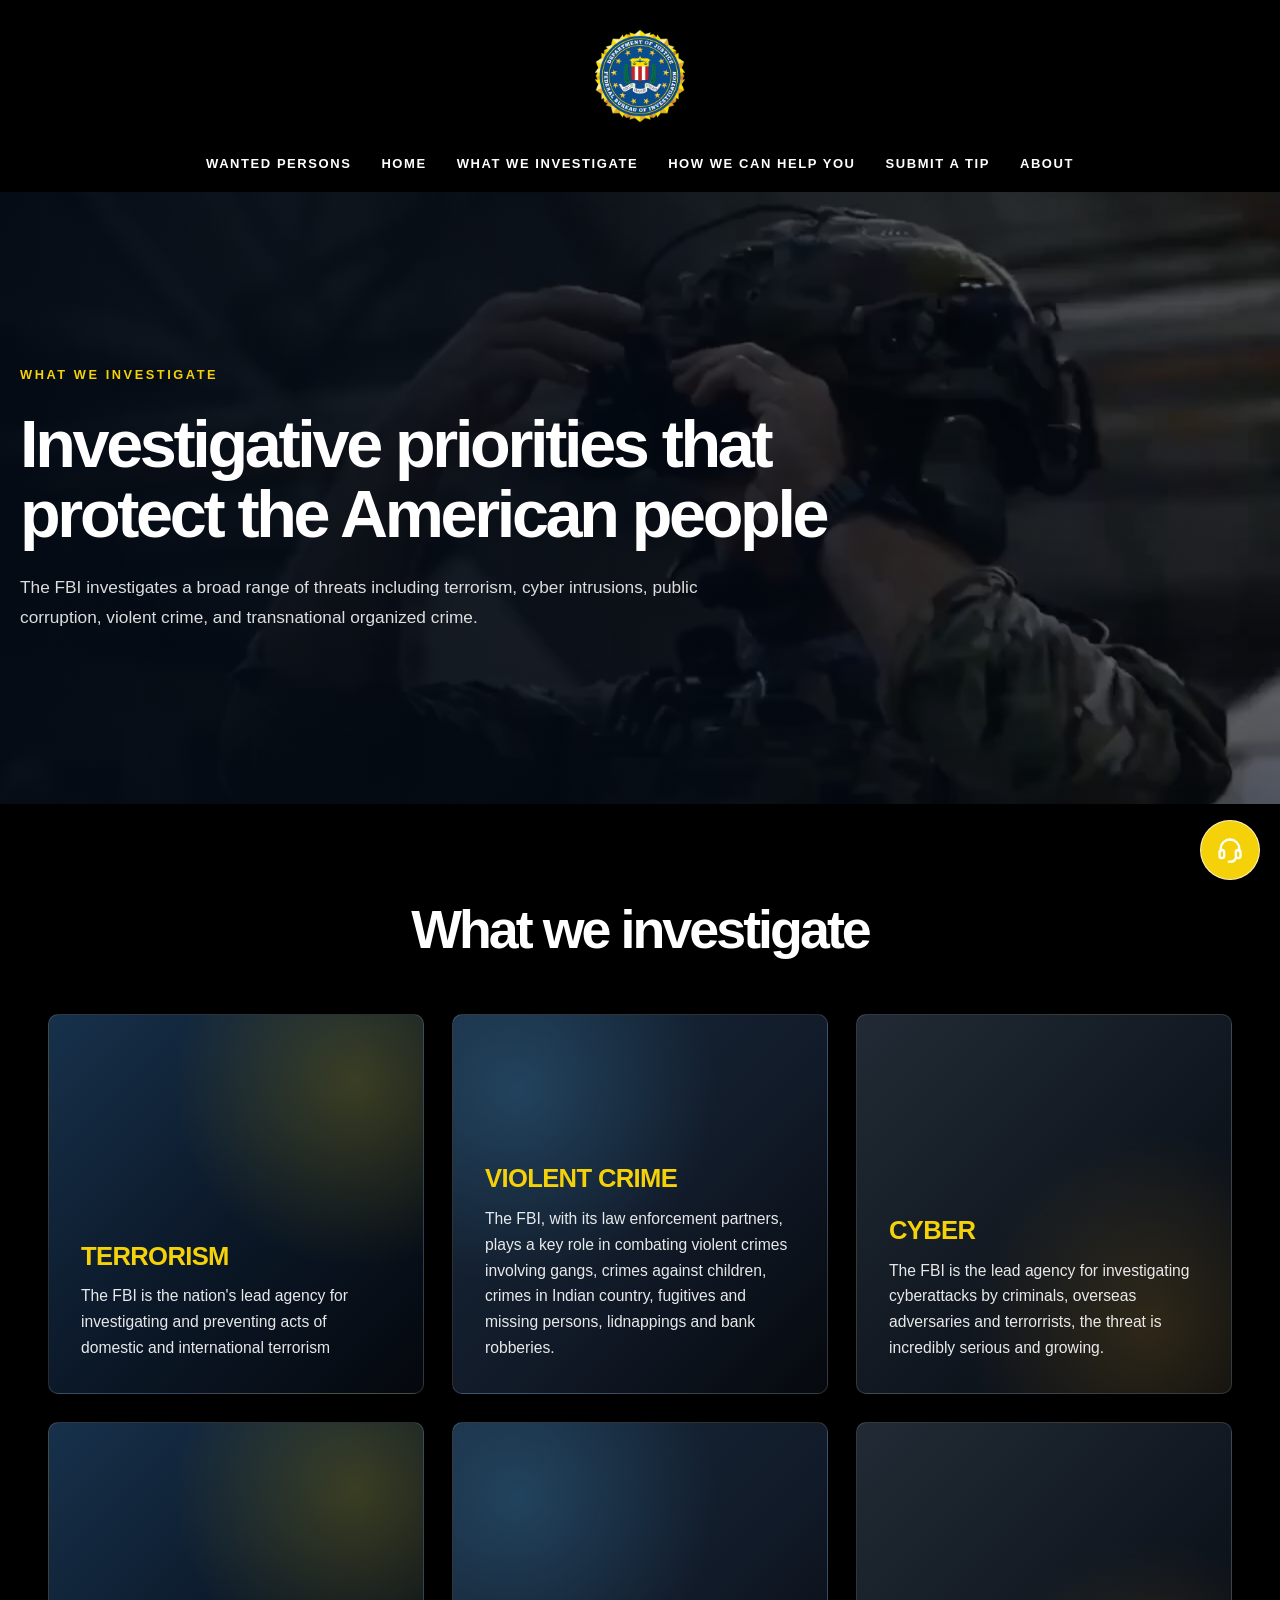
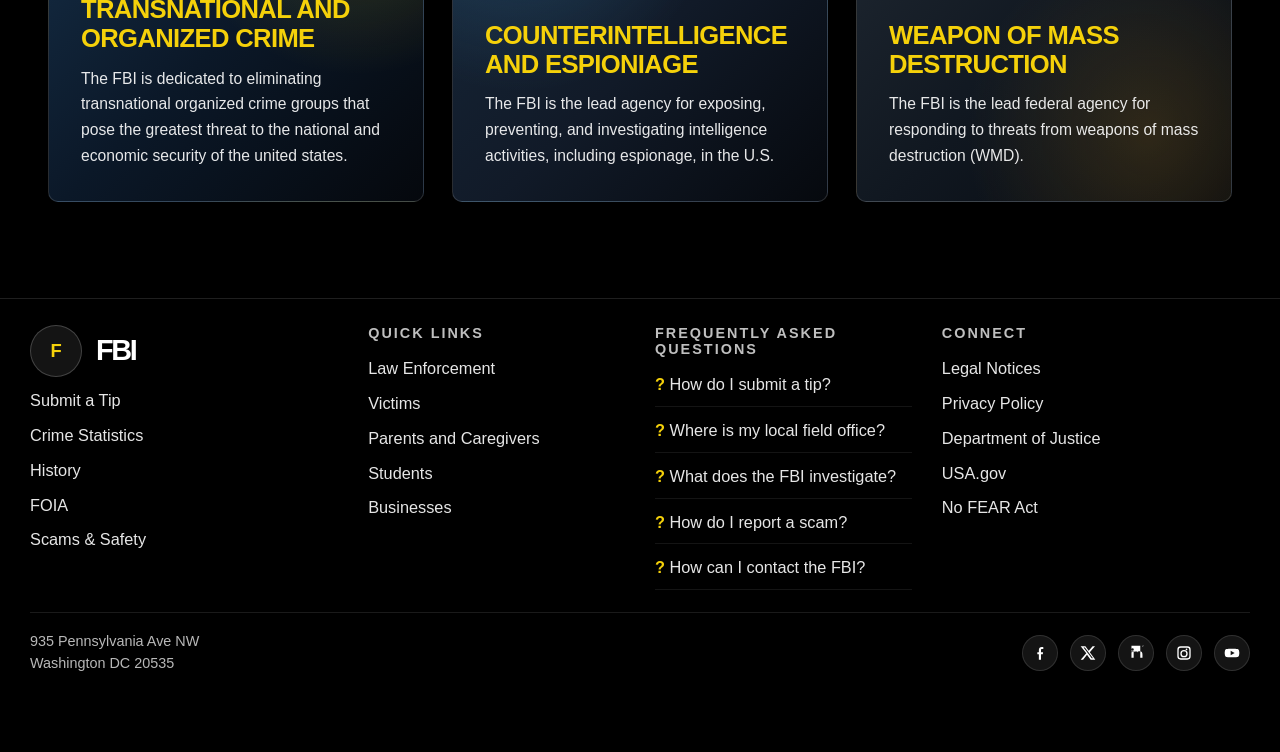
<file: crimes.html>
<!DOCTYPE html>
<html lang="en">
<head>
    <meta charset="UTF-8">
    <meta name="viewport" content="width=device-width, initial-scale=1.0">
    <title>What We Investigate | FBI</title>
    <link rel="icon" type="image/png" href="images/fbi-seal.png">
    <link rel="stylesheet" href="index.css">
    <style>
        #crime-hero {
            display: flex;
            flex-direction: column;
            justify-content: center;
            min-height: clamp(440px, 68vh, 720px);
            gap: clamp(16px, 2vw, 24px);
            padding: clamp(48px, 8vw, 112px) max(24px, calc((100% - 1220px) / 2));
            background:
                linear-gradient(90deg, rgba(3, 10, 20, 0.94) 0%, rgba(3, 10, 20, 0.76) 48%, rgba(3, 10, 20, 0.2) 100%),
                linear-gradient(0deg, rgba(3, 10, 20, 0.35), rgba(3, 10, 20, 0.05)),
                url("images/hero.png") center / cover no-repeat;
        }

        #crime-hero h1 {
            max-width: min(100%, 900px);
            font-size: clamp(2.15rem, 5.2vw, 4.5rem);
            line-height: 1.05;
            letter-spacing: -0.05em;
            font-weight: 800;
            text-wrap: balance;
        }

        #crime-hero p {
            max-width: min(100%, 680px);
            font-size: clamp(1rem, 1.35vw, 1.2rem);
            line-height: 1.7;
            color: rgba(255, 255, 255, 0.86);
        }

        #crime-hero p:first-child {
            color: #f5d10a;
            font-size: 0.8rem;
            font-weight: 800;
            letter-spacing: 0.2em;
        }

        main > section.investigate:not(#crime-hero) {
            width: min(100%, 1280px);
            margin: 0 auto;
            padding: clamp(56px, 8vw, 96px) clamp(20px, 4vw, 48px);
        }

        .investigate h2 {
            max-width: 860px;
            margin: 0 auto clamp(36px, 5vw, 56px);
            font-size: clamp(2rem, 4.2vw, 3.5rem);
            line-height: 1.08;
            letter-spacing: -0.055em;
            text-align: center;
            text-wrap: balance;
        }

        .crimes-container {
            display: grid;
            grid-template-columns: repeat(3, minmax(0, 1fr));
            gap: clamp(18px, 2.4vw, 28px);
        }

        .crime-card {
            position: relative;
            isolation: isolate;
            display: flex;
            min-width: 0;
            min-height: clamp(280px, 31vw, 380px);
            flex-direction: column;
            justify-content: flex-end;
            gap: 12px;
            padding: clamp(22px, 3vw, 32px);
            overflow: hidden;
            background:
                radial-gradient(ellipse at 82% 18%, rgba(245, 209, 10, 0.2), transparent 42%),
                linear-gradient(135deg, #17314b 0%, #0b1828 52%, #05080d 100%);
            border: 1px solid rgba(255, 255, 255, 0.14);
            border-radius: 10px;
            box-shadow: 0 12px 30px rgba(0, 0, 0, 0.24);
            transition: transform 220ms ease, border-color 220ms ease, box-shadow 220ms ease;
        }

        .crime-card:nth-child(3n + 2) {
            background:
                radial-gradient(ellipse at 18% 20%, rgba(53, 115, 157, 0.38), transparent 45%),
                linear-gradient(135deg, #182a3d 0%, #111a28 56%, #06090e 100%);
        }

        .crime-card:nth-child(3n) {
            background:
                radial-gradient(ellipse at 78% 82%, rgba(124, 92, 29, 0.32), transparent 44%),
                linear-gradient(135deg, #222b35 0%, #101720 55%, #06090e 100%);
        }

        .crime-card h3 {
            position: relative;
            z-index: 1;
            margin: 0;
            color: #f5d10a;
            font-size: clamp(1.35rem, 2vw, 1.75rem);
            line-height: 1.15;
            letter-spacing: -0.025em;
            text-transform: uppercase;
        }

        .crime-card p {
            position: relative;
            z-index: 1;
            max-width: 38ch;
            margin: 0;
            color: rgba(255, 255, 255, 0.9);
            font-size: 0.98rem;
            line-height: 1.65;
        }

        @media (hover: hover) and (prefers-reduced-motion: no-preference) {
            .crime-card:hover {
                transform: scale(1.035);
                box-shadow: 0 20px 42px rgba(0, 0, 0, 0.38);
            }
        }

        @media (max-width: 980px) {
            .crimes-container {
                grid-template-columns: repeat(2, minmax(0, 1fr));
            }
        }

        @media (max-width: 700px) {
            #crime-hero {
                min-height: 560px;
                min-height: 72svh;
                padding: 72px 18px;
                background-position: 58% center;
                background-image:
                    linear-gradient(90deg, rgba(3, 10, 20, 0.9), rgba(3, 10, 20, 0.54)),
                    linear-gradient(0deg, rgba(3, 10, 20, 0.42), rgba(3, 10, 20, 0.08)),
                    url("images/hero.png");
            }

            #crime-hero h1 {
                width: 100%;
                max-width: none;
                font-size: clamp(1.9rem, 7vw, 2.8rem);
                line-height: 1.08;
            }

            main > section.investigate:not(#crime-hero) {
                padding-right: 24px;
                padding-left: 24px;
            }

            .crimes-container {
                grid-template-columns: 1fr;
                gap: 18px;
            }

            .crime-card {
                min-height: clamp(280px, 78vw, 360px);
            }
        }

        @media (max-width: 420px) {
            #crime-hero {
                min-height: 520px;
                min-height: 78svh;
                padding: 64px 16px;
            }

            main > section.investigate:not(#crime-hero) {
                padding-right: 18px;
                padding-left: 18px;
            }
        }

        @media (prefers-reduced-motion: reduce) {
            .crime-card {
                transition: none;
            }
        }
    </style>
</head>
<body>
    <header class="logo-cont">
        <a class="mobile-brand" href="index.html" aria-label="FBI home">
            <span>FBI</span>
            <span class="mobile-brand-accent" aria-hidden="true"></span>
        </a>
        <a href="index.html" aria-label="FBI home">
            <img src="images/fbi-seal.png" alt="FBI seal">
        </a>
        <button class="menu-toggle" type="button" aria-label="Open navigation menu" aria-controls="site-navigation" aria-expanded="false">
            <span></span>
            <span></span>
            <span></span>
        </button>
        <nav class="nav" id="site-navigation" aria-label="Primary navigation">
            <button class="menu-close" type="button">
                <span>Close menu</span>
                <span aria-hidden="true">&times;</span>
            </button>
            <ul class="nav-li"><a href="wanted.html" class="nav-link">Wanted Persons</a></ul>
            <ul class="nav-li"><a href="index.html" class="nav-link">Home</a></ul>
            <ul class="nav-li"><a href="crimes.html" class="nav-link" aria-current="page">What We Investigate</a></ul>
            <ul class="nav-li"><a href="contact.html" class="nav-link">How We Can Help You</a></ul>
            <ul class="nav-li"><a href="contact.html#report-form" class="nav-link">Submit a Tip</a></ul>
            <ul class="nav-li"><a href="about.html" class="nav-link">About</a></ul>
        </nav>
    </header>
    <button class="menu-backdrop" type="button" aria-label="Close navigation menu" hidden></button>

    <main>
        <section id="crime-hero">
            <p>WHAT WE INVESTIGATE</p>
            <h1>
                Investigative priorities that protect the American people
            </h1>
            <p>
                The FBI investigates a broad range of threats including terrorism, cyber intrusions, public corruption, violent crime, and transnational organized crime.
            </p>
        </section>
        <section class="investigate">
            <h2>What we investigate</h2>
            <div class="crimes-container">
            </div>
        </section>
    </main>

    <footer class="site-footer">
        <div class="footer-shell">
            <div class="footer-grid">
                <div>
                    <div class="footer-brand">
                        <span class="footer-brand-mark">F</span>
                        <div class="footer-brand-name">FBI</div>
                    </div>
                    <ul class="footer-links">
                        <li><a href="contact.html#report-form">Submit a Tip</a></li>
                        <li><a href="crimes.html">Crime Statistics</a></li>
                        <li><a href="about.html#mission">History</a></li>
                        <li><a href="about.html">FOIA</a></li>
                        <li><a href="contact.html">Scams &amp; Safety</a></li>
                    </ul>
                </div>

                <div>
                    <h3 class="footer-heading">Quick Links</h3>
                    <ul class="footer-links">
                        <li><a href="contact.html">Law Enforcement</a></li>
                        <li><a href="contact.html">Victims</a></li>
                        <li><a href="about.html">Parents and Caregivers</a></li>
                        <li><a href="about.html">Students</a></li>
                        <li><a href="contact.html">Businesses</a></li>
                    </ul>
                </div>

                <div>
                    <h3 class="footer-heading">Frequently Asked Questions</h3>
                    <ul class="faq-list">
                        <li><a href="contact.html#report-form">How do I submit a tip?</a></li>
                        <li><a href="contact.html#field-office">Where is my local field office?</a></li>
                        <li><a href="crimes.html">What does the FBI investigate?</a></li>
                        <li><a href="contact.html">How do I report a scam?</a></li>
                        <li><a href="contact.html#headquarters">How can I contact the FBI?</a></li>
                    </ul>
                </div>

                <div>
                    <h3 class="footer-heading">Connect</h3>
                    <ul class="footer-links">
                        <li><a href="about.html">Legal Notices</a></li>
                        <li><a href="about.html">Privacy Policy</a></li>
                        <li><a href="https://www.justice.gov/" target="_blank" rel="noreferrer">Department of Justice</a></li>
                        <li><a href="https://www.usa.gov/" target="_blank" rel="noreferrer">USA.gov</a></li>
                        <li><a href="https://www.justice.gov/" target="_blank" rel="noreferrer">No FEAR Act</a></li>
                    </ul>
                </div>
            </div>

            <div class="footer-bottom" style="max-width: 1220px; margin: 22px auto 0;">
                <div class="footer-address">
                    935 Pennsylvania Ave NW<br>
                    Washington DC 20535
                </div>

                <div class="social-links" aria-label="Social media links">
                    <a class="social-icon" href="https://facebook.com" target="_blank" aria-label="Facebook">
                        <svg viewBox="0 0 24 24"><path d="M13.5 22v-8h2.7l.4-3h-3.1V7.5c0-.9.3-1.5 1.6-1.5H17V3.2c-.3 0-1.3-.2-2.5-.2-2.5 0-4.2 1.5-4.2 4.4V11H8v3h2.3v8h3.2Z"/></svg>
                    </a>
                    <a class="social-icon" href="https://x.com" target="_blank" aria-label="X">
                        <svg viewBox="0 0 24 24"><path d="M18.9 2h3.6l-7.8 8.9L23 22h-7l-5.5-7.4L4.6 22H1l8.4-9.6L1 2h7.1l5 6.8L18.9 2Zm-1.3 18h1.9L7.3 3.9H5.3l12.3 16.1Z"/></svg>
                    </a>
                    <a class="social-icon" href="https://linkedin.com" target="_blank" aria-label="LinkedIn">
                        <svg viewBox="0 0 24 24"><path d="M6.9 8.6A1.8 1.8 0 1 1 6.9 5a1.8 1.8 0 0 1 0 3.6ZM5.2 9.9h3.3V19H5.2V9.9Zm5.5 0h3.2v1.3h.1c.4-.8 1.6-1.7 3.4-1.7 3.7 0 4.3 2.4 4.3 5.5V19h-3.3v-17.7h3.3v1.5c.8-1.1 2.2-2.2 4.8-2.2 5.1 0 6 3.3 6 7.7V19h-3.3v-17.7h3.3v1.5c.8-1.1 2.2-2.2 4.8-2.2 5.1 0 6 3.3 6 7.7V19h-3.3v-17.7h3.3v1.5c.8-1.1 2.2-2.2 4.8-2.2 5.1 0 6 3.3 6 7.7V19h-3.3v-17.7H5.2v9.6Z"/></svg>
                    </a>
                    <a class="social-icon" href="https://instagram.com" target="_blank" aria-label="Instagram">
                        <svg viewBox="0 0 24 24"><path d="M7 2h10a5 5 0 0 1 5 5v10a5 5 0 0 1-5 5H7a5 5 0 0 1-5-5V7a5 5 0 0 1 5-5Zm0 2a3 3 0 0 0-3 3v10a3 3 0 0 0 3 3h10a3 3 0 0 0 3-3V7a3 3 0 0 0-3-3H7Zm5 3.5A5.5 5.5 0 1 1 6.5 13 5.5 5.5 0 0 1 12 7.5Zm0 2A3.5 3.5 0 1 0 15.5 13 3.5 3.5 0 0 0 12 9.5Zm5.1-3.1a1.3 1.3 0 1 1-1.3-1.3 1.3 1.3 0 0 1 1.3 1.3Z"/></svg>
                    </a>
                    <a class="social-icon" href="https://youtube.com" target="_blank" aria-label="YouTube">
                        <svg viewBox="0 0 24 24"><path d="M22.5 8.1a3 3 0 0 0-2.1-2.1C18.8 5.5 12 5.5 12 5.5s-6.8 0-8.4.5A3 3 0 0 0 1.5 8.1 31.2 31.2 0 0 0 1 12a31.2 31.2 0 0 0 .5 3.9 3 3 0 0 0 2.1 2.1c1.6.5 8.4.5 8.4.5s6.8 0 8.4-.5a3 3 0 0 0 2.1-2.1A31.2 31.2 0 0 0 23 12a31.2 31.2 0 0 0-.5-3.9ZM10 15.5v-7l6 3.5-6 3.5Z"/></svg>
                    </a>
                </div>
            </div>
        </div>
    </footer>

    <script>
        const menuToggle = document.querySelector(".menu-toggle");
        const menuClose = document.querySelector(".menu-close");
        const navigation = document.querySelector(".nav");
        const menuBackdrop = document.querySelector(".menu-backdrop");
        const mobileNavigation = window.matchMedia("(max-width: 767px)");
        const crimes = [
            {
                title: "Terrorism",
                description: "The FBI is the nation's lead agency for investigating and preventing acts of domestic and international terrorism"
            },

             {
                title: "Violent Crime",
                description: "The FBI, with its law enforcement partners, plays a key role in combating violent crimes involving gangs, crimes against children, crimes in Indian country, fugitives and missing persons, lidnappings and bank robberies."
            },

             {
                title: "Cyber",
                description: "The FBI is the lead agency for investigating cyberattacks by  criminals, overseas adversaries and terrorrists, the threat is incredibly serious and growing."
            },

             {
                title: "Transnational and organized crime",
                description: "The FBI is dedicated to eliminating transnational organized crime groups that pose the greatest threat to the national and economic security of the united states."
            },

             {
                title: "Counterintelligence and espioniage",
                description: "The FBI is the lead agency for exposing, preventing, and investigating intelligence activities, including espionage, in the U.S."
            },

             {
                title: "weapon of mass destruction",
                description: "The FBI is the lead federal agency for responding to threats from weapons of mass destruction (WMD)."
            },
        ];

        function renderCrimes(){
            const crimeContainer = document.querySelector(".crimes-container");
            crimes.forEach(crime => {
                const card = document.createElement("article");
                card.className = "crime-card";

                const title = document.createElement("h3");
                title.textContent = crime.title;

                const description = document.createElement("p");
                description.textContent = crime.description;

                card.append(title, description);
                crimeContainer.append(card);
            });
        }

        renderCrimes()

        function setMenuOpen(isOpen) {
            const shouldOpen = mobileNavigation.matches && isOpen;

            navigation.classList.toggle("is-open", shouldOpen);
            document.body.classList.toggle("menu-open", shouldOpen);
            menuToggle.setAttribute("aria-expanded", String(shouldOpen));
            menuToggle.setAttribute("aria-label", shouldOpen ? "Close navigation menu" : "Open navigation menu");
            navigation.setAttribute("aria-hidden", String(mobileNavigation.matches && !shouldOpen));
            navigation.inert = mobileNavigation.matches && !shouldOpen;
            menuBackdrop.hidden = !shouldOpen;

            if (shouldOpen) {
                menuClose.focus();
            } else if (mobileNavigation.matches) {
                menuToggle.focus();
            }
        }

        menuToggle.addEventListener("click", () => setMenuOpen(true));
        menuClose.addEventListener("click", () => setMenuOpen(false));
        menuBackdrop.addEventListener("click", () => setMenuOpen(false));
        navigation.addEventListener("click", event => {
            if (event.target.closest("a")) {
                setMenuOpen(false);
            }
        });
        document.addEventListener("keydown", event => {
            if (event.key === "Escape" && navigation.classList.contains("is-open")) {
                setMenuOpen(false);
            }
        });
        mobileNavigation.addEventListener("change", () => setMenuOpen(false));
        setMenuOpen(false);
    </script>
    <a class="support-chat" href="https://wa.me/12817773154" target="_blank" rel="noopener noreferrer" aria-label="Chat with support on WhatsApp">
        <svg viewBox="0 0 24 24" aria-hidden="true">
            <path d="M4 13v-2a8 8 0 0 1 16 0v2"></path>
            <rect x="3" y="12" width="4" height="7" rx="2"></rect>
            <rect x="17" y="12" width="4" height="7" rx="2"></rect>
            <path d="M17 19a5 5 0 0 1-5 3h-1"></path>
        </svg>
    </a>
</body>
</html>
</file>
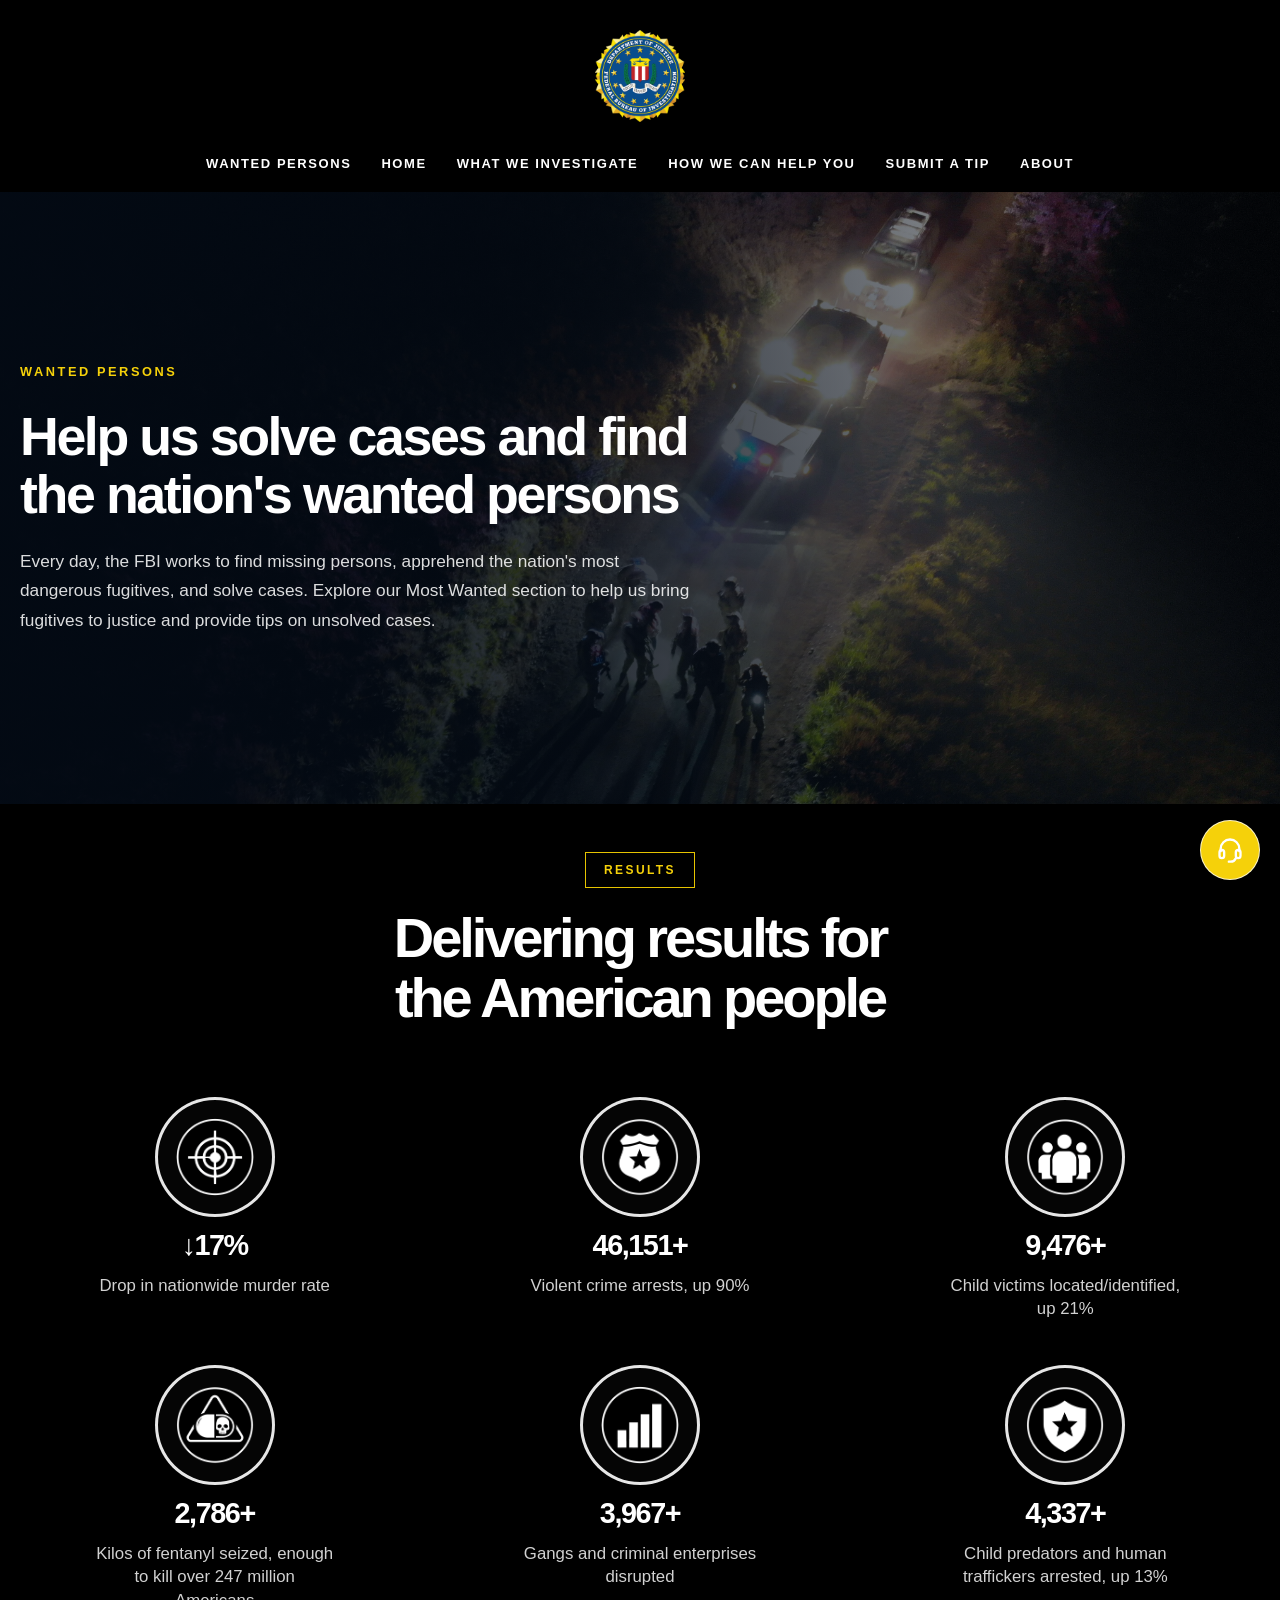
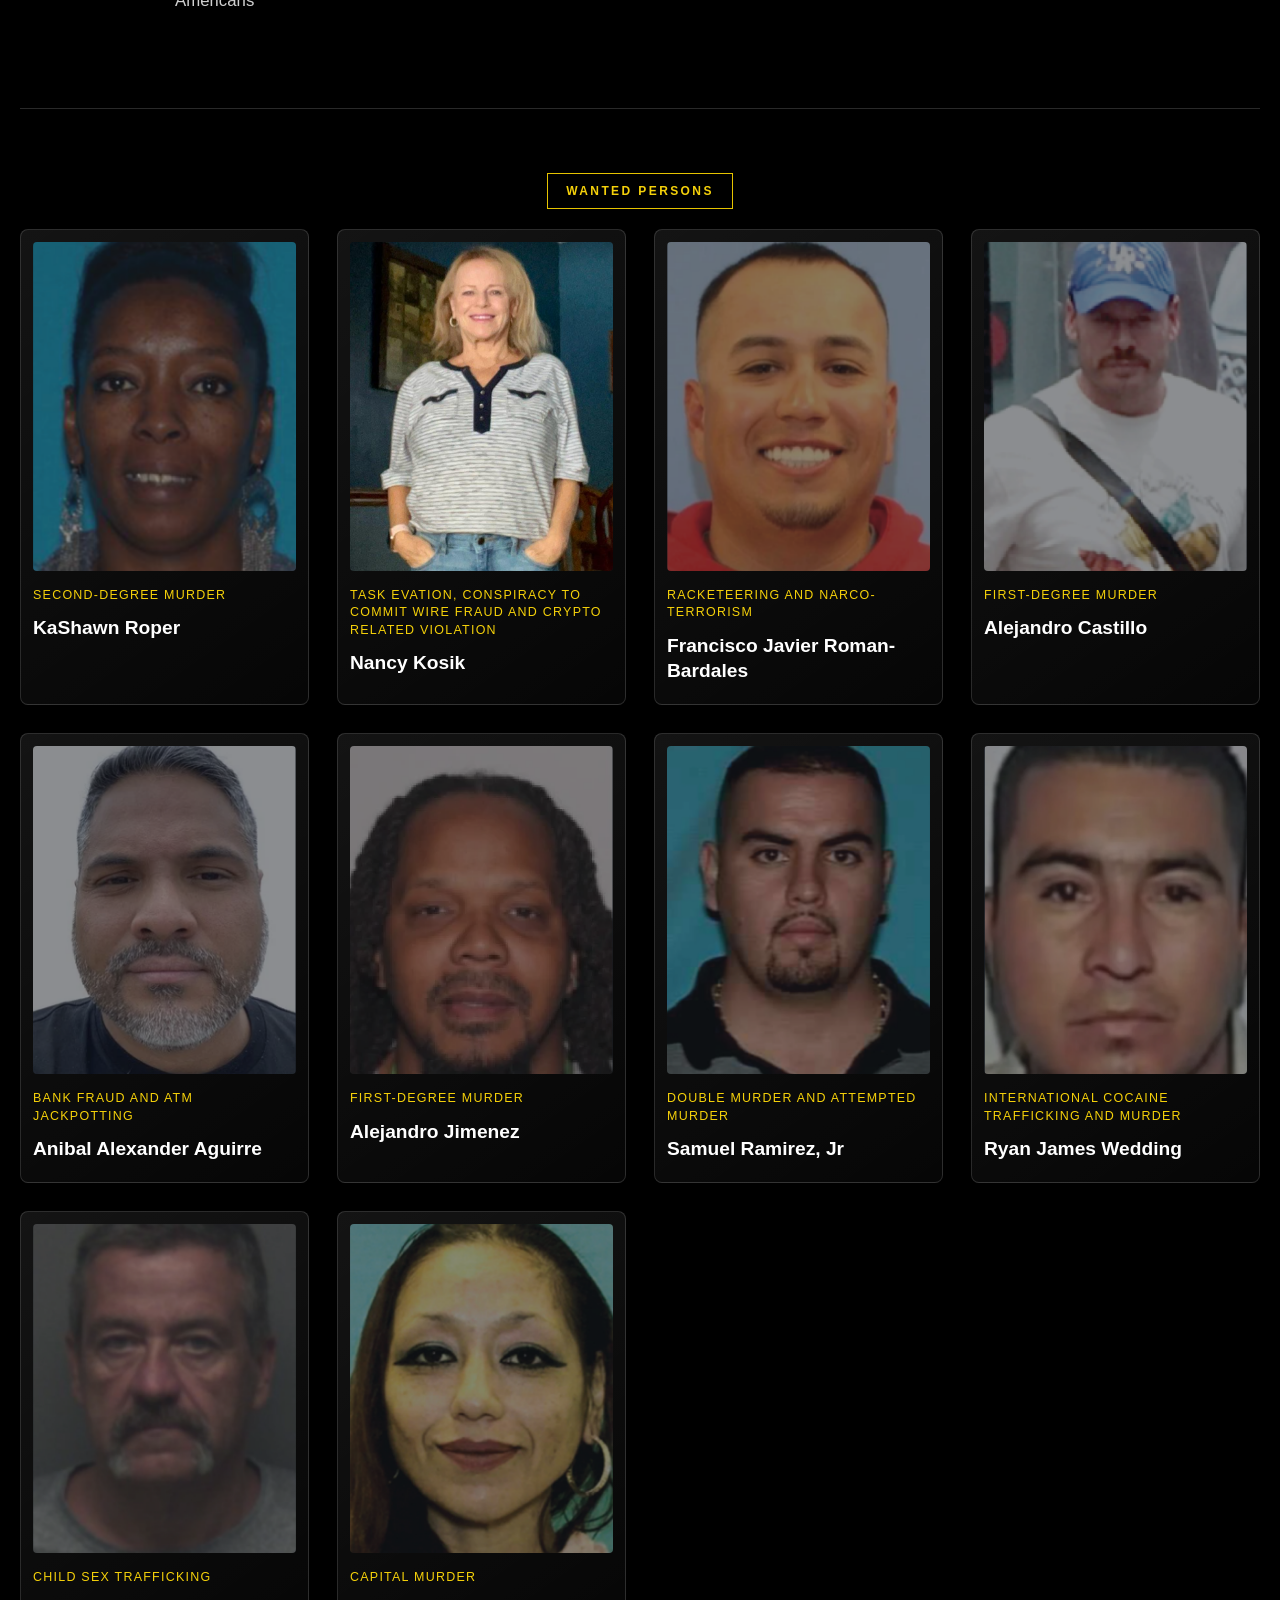
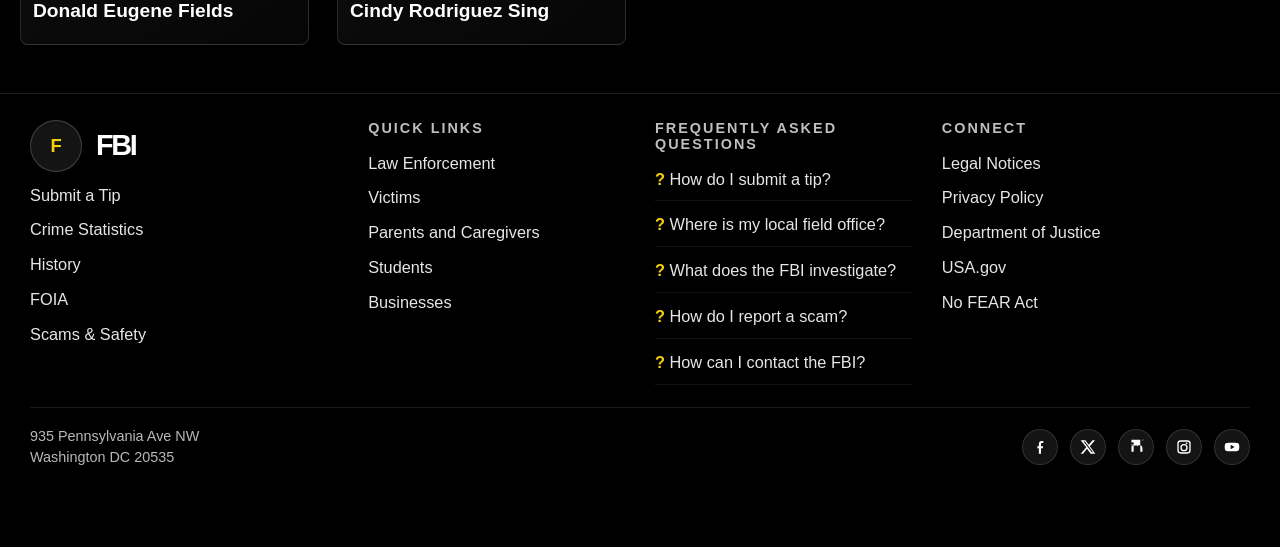
<file: wanted.html>
<!DOCTYPE html>
<html lang="en">
<head>
    <meta charset="UTF-8">
    <meta name="viewport" content="width=device-width, initial-scale=1.0">
    <title>FBI-Wanted persons</title>
    <link rel="icon" type="image/png" href="images/fbi-seal.png">
    <link rel="stylesheet" href="index.css">
    <script src="stats.js" defer></script>
    <style>
        .wanted-hero {
            display: flex;
            flex-direction: column;
            justify-content: center;
            min-height: clamp(440px, 68vh, 720px);
            gap: clamp(16px, 2vw, 24px);
            padding: clamp(48px, 8vw, 112px) max(24px, calc((100% - 1220px) / 2));
            background:
                linear-gradient(90deg, rgba(3, 10, 20, 0.94) 0%, rgba(3, 10, 20, 0.76) 48%, rgba(3, 10, 20, 0.2) 100%),
                linear-gradient(0deg, rgba(3, 10, 20, 0.35), rgba(3, 10, 20, 0.05)),
                url("images/wanted-hero.png") center / cover no-repeat;
        }

        .wanted-hero h1 {
            width: min(100%, 920px);
            font-size: clamp(1.9rem, 4.2vw, 3.6rem);
            line-height: 1.08;
            letter-spacing: -0.045em;
            font-weight: 800;
            text-wrap: balance;
        }

        .wanted-hero p {
            max-width: min(100%, 680px);
            font-size: clamp(1rem, 1.35vw, 1.2rem);
            line-height: 1.7;
            color: rgba(255, 255, 255, 0.86);
        }

        .wanted-hero p:first-child {
            color: #f5d10a;
            font-size: 0.8rem;
            font-weight: 800;
            letter-spacing: 0.2em;
        }

        #result {
            width: min(100%, 1280px);
            max-width: none;
            padding: clamp(56px, 8vw, 96px) clamp(20px, 4vw, 48px);
        }

        #result > .strategy-label,
        #wanted > .strategy-label {
            margin-bottom: 20px;
        }

        #result > .strategy-heading {
            max-width: 900px;
            margin: 0 auto clamp(36px, 5vw, 56px);
            font-size: clamp(2rem, 4.4vw, 3.5rem);
            line-height: 1.08;
            letter-spacing: -0.055em;
            text-wrap: balance;
        }

        .result-card-container {
            gap: clamp(28px, 4vw, 44px) clamp(20px, 3vw, 36px);
            padding: 12px 0 clamp(56px, 8vw, 88px);
        }

        .result-card {
            min-height: 0;
        }

        #wanted {
            margin-top: 8px;
            padding-top: clamp(40px, 6vw, 64px);
            border-top: 1px solid rgba(255, 255, 255, 0.16);
            scroll-margin-top: 24px;
        }

        .wanted-container {
            display: grid;
            grid-template-columns: repeat(4, minmax(0, 1fr));
            align-items: stretch;
            gap: clamp(16px, 2.4vw, 28px);
        }

        .wanted-card {
            min-width: 0;
            width: 100%;
            display: flex;
            flex-direction: column;
            gap: 12px;
            padding: 12px 12px 20px;
            overflow: hidden;
            color: inherit;
            font: inherit;
            text-align: left;
            cursor: pointer;
            background: linear-gradient(145deg, rgba(255, 255, 255, 0.08), rgba(255, 255, 255, 0.025));
            border: 1px solid rgba(255, 255, 255, 0.14);
            border-radius: 8px;
            transition: transform 180ms ease, border-color 180ms ease, background-color 180ms ease;
        }

        .wanted-card:hover,
        .wanted-card:focus-visible {
            transform: translateY(-4px);
            border-color: rgba(245, 209, 10, 0.65);
            background-color: rgba(255, 255, 255, 0.04);
        }

        .wanted-card:focus-visible,
        .wanted-dialog-close:focus-visible {
            outline: 3px solid #f5d10a;
            outline-offset: 3px;
        }

        .wanted-card img {
            display: block;
            width: 100%;
            aspect-ratio: 4 / 5;
            object-fit: cover;
            object-position: center 24%;
            background: #171b20;
            border-radius: 4px;
        }

        .wanted-card-crime {
            display: block;
            margin-top: 4px;
            color: #f5d10a;
            font-size: 0.78rem;
            line-height: 1.4;
            letter-spacing: 0.1em;
            text-transform: uppercase;
        }

        .wanted-card-name {
            display: block;
            color: #fff;
            font-size: clamp(1.05rem, 1.5vw, 1.25rem);
            line-height: 1.3;
            font-weight: 700;
        }

        .wanted-dialog {
            position: fixed;
            inset: 0;
            width: min(600px, calc(100% - 32px));
            max-width: none;
            max-height: min(85vh, 760px);
            margin: auto;
            padding: clamp(28px, 5vw, 48px);
            overflow-y: auto;
            color: #fff;
            background: #101923;
            border: 1px solid rgba(255, 255, 255, 0.2);
            border-radius: 12px;
            box-shadow: 0 24px 80px rgba(0, 0, 0, 0.55);
        }

        .wanted-dialog::backdrop {
            background: rgba(0, 0, 0, 0.78);
            backdrop-filter: blur(4px);
        }

        .wanted-dialog-close {
            position: absolute;
            top: 14px;
            right: 14px;
            display: grid;
            width: 40px;
            height: 40px;
            place-items: center;
            color: #fff;
            font-size: 1.5rem;
            line-height: 1;
            cursor: pointer;
            background: rgba(255, 255, 255, 0.08);
            border: 1px solid rgba(255, 255, 255, 0.2);
            border-radius: 50%;
        }

        .wanted-dialog-label {
            margin: 0 48px 12px 0;
            color: #f5d10a;
            font-size: 0.78rem;
            font-weight: 800;
            letter-spacing: 0.16em;
            text-transform: uppercase;
        }

        .wanted-dialog h2 {
            margin: 0 48px 12px 0;
            font-size: clamp(1.7rem, 5vw, 2.5rem);
            line-height: 1.1;
            overflow-wrap: anywhere;
        }

        .wanted-dialog-crime {
            margin-bottom: 24px;
            color: rgba(255, 255, 255, 0.72);
            font-size: 1rem;
            line-height: 1.5;
        }

        .wanted-dialog h3 {
            margin-bottom: 10px;
            font-size: 1.1rem;
        }

        .wanted-dialog-description {
            color: rgba(255, 255, 255, 0.86);
            font-size: 1rem;
            line-height: 1.7;
            white-space: pre-line;
        }

        .wanted-dialog-cta {
            display: inline-flex;
            align-items: center;
            justify-content: center;
            min-height: 48px;
            margin-top: 28px;
            padding: 12px 20px;
            color: #101923;
            font-size: 0.9rem;
            font-weight: 800;
            line-height: 1.3;
            text-align: center;
            background: #f5d10a;
            border: 2px solid #f5d10a;
            border-radius: 4px;
            transition: background-color 180ms ease, color 180ms ease;
        }

        .wanted-dialog-cta:hover,
        .wanted-dialog-cta:focus-visible {
            color: #fff;
            background: transparent;
        }

        .wanted-dialog-cta:focus-visible {
            outline: 3px solid #fff;
            outline-offset: 3px;
        }

        @media (max-width: 980px) {
            .wanted-container {
                grid-template-columns: repeat(3, minmax(0, 1fr));
            }
        }

        @media (max-width: 700px) {
            .wanted-hero {
                min-height: 560px;
                min-height: 72svh;
                padding: 72px 24px;
                background-position: 58% center;
                background-image:
                    linear-gradient(90deg, rgba(3, 10, 20, 0.9), rgba(3, 10, 20, 0.54)),
                    linear-gradient(0deg, rgba(3, 10, 20, 0.42), rgba(3, 10, 20, 0.08)),
                    url("images/hero.png");
            }

            .wanted-hero h1 {
                font-size: clamp(1.65rem, 6vw, 2.15rem);
                line-height: 1.12;
            }

            #result {
                padding-right: 24px;
                padding-left: 24px;
            }

            .wanted-container {
                grid-template-columns: 1fr;
                gap: 16px;
            }

            .wanted-card {
                padding: 9px 9px 16px;
                gap: 10px;
            }
        }

        @media (max-width: 420px) {
            .wanted-hero {
                min-height: 520px;
                min-height: 78svh;
                padding: 64px 20px;
            }

            #result {
                padding-right: 18px;
                padding-left: 18px;
            }

            .wanted-container {
                gap: 12px;
            }

            .wanted-card {
                padding: 7px 7px 14px;
            }

            .wanted-dialog {
                width: calc(100% - 24px);
                max-height: 90vh;
                padding: 28px 20px 24px;
            }

            .wanted-dialog-cta {
                width: 100%;
            }
        }

        @media (prefers-reduced-motion: reduce) {
            .wanted-card {
                transition: none;
            }

            .wanted-card:hover {
                transform: none;
            }

            .wanted-card:focus-visible {
                transform: none;
            }
        }

    </style>
</head>
<body>
    <header class="logo-cont">
        <a class="mobile-brand" href="index.html" aria-label="FBI home">
            <span>FBI</span>
            <span class="mobile-brand-accent" aria-hidden="true"></span>
        </a>
        <a href="index.html" aria-label="FBI home">
            <img src="images/fbi-seal.png" alt="FBI seal">
        </a>
        <button class="menu-toggle" type="button" aria-label="Open navigation menu" aria-controls="site-navigation" aria-expanded="false">
            <span></span>
            <span></span>
            <span></span>
        </button>
        <nav class="nav" id="site-navigation" aria-label="Primary navigation">
            <button class="menu-close" type="button">
                <span>Close menu</span>
                <span aria-hidden="true">&times;</span>
            </button>
            <ul class="nav-li"><a href="wanted.html" class="nav-link" aria-current="page">Wanted Persons</a></ul>
            <ul class="nav-li"><a href="index.html" class="nav-link">Home</a></ul>
            <ul class="nav-li"><a href="crimes.html" class="nav-link">What We Investigate</a></ul>
            <ul class="nav-li"><a href="contact.html" class="nav-link">How We Can Help You</a></ul>
            <ul class="nav-li"><a href="contact.html#report-form" class="nav-link">Submit a Tip</a></ul>
            <ul class="nav-li"><a href="about.html" class="nav-link">About</a></ul>
        </nav>
    </header>
    <button class="menu-backdrop" type="button" aria-label="Close navigation menu" hidden></button>
    <main>
        <section class="wanted-hero">
            <p>
             WANTED PERSONS
            </p>
            <h1>
                Help us solve cases and find the nation's wanted persons
            </h1>
            <p>
                Every day, the FBI works to find missing persons, apprehend the nation's most dangerous fugitives, and solve cases. Explore our Most Wanted section to help us bring fugitives to justice and provide tips on unsolved cases.
            </p>
        </section>

         <section id="result">
            <div class="strategy-label">RESULTS</div>
              <h2 class="strategy-heading">Delivering results for the American people</h2>
            <div class="result-card-container">
                <div class="result-card">
                    <img src="images/target-icon.png" alt="Target icon">
                    <h2>↓20%</h2>
                    <p>Drop in nationwide murder rate</p>
                </div>
                <div class="result-card">
                    <img src="images/decrease-violent-crime-.png" alt="Officer icon">
                    <h2>53,969+</h2>
                    <p>Violent crime arrests, up 90%</p>
                </div>
                <div class="result-card">
                    <img src="images/reported-hate-crime-incidents.png" alt="People icon">
                    <h2>11,081+</h2>
                    <p>Child victims located/identified, up 21%</p>
                </div>
                <div class="result-card">
                    <img src="images/fentanyl-seized.png" alt="Warning icon">
                    <h2>3,258+</h2>
                    <p>Kilos of fentanyl seized, enough to kill over 247 million Americans</p>
                </div>
                <div class="result-card">
                    <img src="images/total-criminal-offenses-reported-nationwide.png" alt="Bar chart icon">
                    <h2>4,639+</h2>
                    <p>Gangs and criminal enterprises disrupted</p>
                </div>
                <div class="result-card">
                    <img src="images/law-enforcement-officers-assaulted.png" alt="Badge icon">
                    <h2>5,072+</h2>
                    <p>Child predators and human traffickers arrested, up 13%</p>
                </div>
            </div>
            <section id="wanted">
                <div class="strategy-label">WANTED PERSONS</div>
                <div class="wanted-container">
                </div>
            </section>
        </section>
    </main>
    <dialog class="wanted-dialog" aria-labelledby="wanted-dialog-title" aria-describedby="wanted-dialog-description">
        <button class="wanted-dialog-close" type="button" aria-label="Close case details">&times;</button>
        <p class="wanted-dialog-label">Wanted person</p>
        <h2 id="wanted-dialog-title"></h2>
        <p class="wanted-dialog-crime"></p>
        <h3>Case details</h3>
        <p class="wanted-dialog-description" id="wanted-dialog-description"></p>
        <a class="wanted-dialog-cta" href="contact.html?type=report">Report a missing person or submit a tip</a>
    </dialog>
     <footer class="site-footer">
            <div class="footer-shell">
                <div class="footer-grid">
                    <div>
                        <div class="footer-brand">
                            <span class="footer-brand-mark">F</span>
                            <div class="footer-brand-name">FBI</div>
                        </div>
                        <ul class="footer-links">
                            <li><a href="contact.html#report-form">Submit a Tip</a></li>
                            <li><a href="crimes.html">Crime Statistics</a></li>
                            <li><a href="about.html#mission">History</a></li>
                            <li><a href="about.html">FOIA</a></li>
                            <li><a href="contact.html">Scams &amp; Safety</a></li>
                        </ul>
                    </div>

                    <div>
                        <h3 class="footer-heading">Quick Links</h3>
                        <ul class="footer-links">
                            <li><a href="contact.html">Law Enforcement</a></li>
                            <li><a href="contact.html">Victims</a></li>
                            <li><a href="about.html">Parents and Caregivers</a></li>
                            <li><a href="about.html">Students</a></li>
                            <li><a href="contact.html">Businesses</a></li>
                        </ul>
                    </div>

                    <div>
                        <h3 class="footer-heading">Frequently Asked Questions</h3>
                        <ul class="faq-list">
                            <li><a href="contact.html#report-form">How do I submit a tip?</a></li>
                            <li><a href="contact.html#field-office">Where is my local field office?</a></li>
                            <li><a href="crimes.html">What does the FBI investigate?</a></li>
                            <li><a href="contact.html">How do I report a scam?</a></li>
                            <li><a href="contact.html#headquarters">How can I contact the FBI?</a></li>
                        </ul>
                    </div>

                    <div>
                        <h3 class="footer-heading">Connect</h3>
                        <ul class="footer-links">
                            <li><a href="about.html">Legal Notices</a></li>
                            <li><a href="about.html">Privacy Policy</a></li>
                            <li><a href="https://www.justice.gov/" target="_blank" rel="noreferrer">Department of Justice</a></li>
                            <li><a href="https://www.usa.gov/" target="_blank" rel="noreferrer">USA.gov</a></li>
                            <li><a href="https://www.justice.gov/" target="_blank" rel="noreferrer">No FEAR Act</a></li>
                        </ul>
                    </div>
                </div>

                <div class="footer-bottom" style="max-width: 1220px; margin: 22px auto 0;">
                    <div class="footer-address">
                        935 Pennsylvania Ave NW<br>
                        Washington DC 20535
                    </div>

                    <div class="social-links" aria-label="Social media links">
                        <a class="social-icon" href="https://facebook.com" target="_blank" aria-label="Facebook">
                            <svg viewBox="0 0 24 24"><path d="M13.5 22v-8h2.7l.4-3h-3.1V7.5c0-.9.3-1.5 1.6-1.5H17V3.2c-.3 0-1.3-.2-2.5-.2-2.5 0-4.2 1.5-4.2 4.4V11H8v3h2.3v8h3.2Z"/></svg>
                        </a>
                        <a class="social-icon" href="https://x.com" target="_blank" aria-label="X">
                            <svg viewBox="0 0 24 24"><path d="M18.9 2h3.6l-7.8 8.9L23 22h-7l-5.5-7.4L4.6 22H1l8.4-9.6L1 2h7.1l5 6.8L18.9 2Zm-1.3 18h1.9L7.3 3.9H5.3l12.3 16.1Z"/></svg>
                        </a>
                        <a class="social-icon" href="https://linkedin.com" target="_blank" aria-label="LinkedIn">
                            <svg viewBox="0 0 24 24"><path d="M6.9 8.6A1.8 1.8 0 1 1 6.9 5a1.8 1.8 0 0 1 0 3.6ZM5.2 9.9h3.3V19H5.2V9.9Zm5.5 0h3.2v1.3h.1c.4-.8 1.6-1.7 3.4-1.7 3.7 0 4.3 2.4 4.3 5.5V19h-3.3v-17.7h3.3v1.5c.8-1.1 2.2-2.2 4.8-2.2 5.1 0 6 3.3 6 7.7V19h-3.3v-17.7h3.3v1.5c.8-1.1 2.2-2.2 4.8-2.2 5.1 0 6 3.3 6 7.7V19h-3.3v-17.7h3.3v1.5c.8-1.1 2.2-2.2 4.8-2.2 5.1 0 6 3.3 6 7.7V19h-3.3v-17.7H5.2v9.6Z"/></svg>
                        </a>
                        <a class="social-icon" href="https://instagram.com" target="_blank" aria-label="Instagram">
                            <svg viewBox="0 0 24 24"><path d="M7 2h10a5 5 0 0 1 5 5v10a5 5 0 0 1-5 5H7a5 5 0 0 1-5-5V7a5 5 0 0 1 5-5Zm0 2a3 3 0 0 0-3 3v10a3 3 0 0 0 3 3h10a3 3 0 0 0 3-3V7a3 3 0 0 0-3-3H7Zm5 3.5A5.5 5.5 0 1 1 6.5 13 5.5 5.5 0 0 1 12 7.5Zm0 2A3.5 3.5 0 1 0 15.5 13 3.5 3.5 0 0 0 12 9.5Zm5.1-3.1a1.3 1.3 0 1 1-1.3-1.3 1.3 1.3 0 0 1 1.3 1.3Z"/></svg>
                        </a>
                        <a class="social-icon" href="https://youtube.com" target="_blank" aria-label="YouTube">
                            <svg viewBox="0 0 24 24"><path d="M22.5 8.1a3 3 0 0 0-2.1-2.1C18.8 5.5 12 5.5 12 5.5s-6.8 0-8.4.5A3 3 0 0 0 1.5 8.1 31.2 31.2 0 0 0 1 12a31.2 31.2 0 0 0 .5 3.9 3 3 0 0 0 2.1 2.1c1.6.5 8.4.5 8.4.5s6.8 0 8.4-.5a3 3 0 0 0 2.1-2.1A31.2 31.2 0 0 0 23 12a31.2 31.2 0 0 0-.5-3.9ZM10 15.5v-7l6 3.5-6 3.5Z"/></svg>
                        </a>
                    </div>
                </div>
            </div>
        </footer>
    <script>
        const menuToggle = document.querySelector(".menu-toggle");
        const menuClose = document.querySelector(".menu-close");
        const navigation = document.querySelector(".nav");
        const menuBackdrop = document.querySelector(".menu-backdrop");
        const mobileNavigation = window.matchMedia("(max-width: 767px)");
        const mostWAnted = [
            {
                name: "KaShawn Roper",
                image: "images/wanted-2.png",
                crime: "Second-Degree Murder",
                description: "Authorities allege that Roper fired multiple shots at a vehicle in Kansas City, Missouri, killing one woman and injuring another. She was charged with second-degree murder, armed criminal action, and unlawful use of a weapon."
            },

             {
                name: "Nancy Kosik",
                image: "images/nancy.jpeg",
                crime: "Task Evation, conspiracy to commit wire fraud and crypto related violation",
                description: "Authorities alleged Nancy of conspiring with others to defraud victims through electronic communications, evading taxes on income and engaging in illegal cryptocurrency transactions involving deceptive financial schemes and violations of federal law."
            },

             {
                name: "Francisco Javier Roman-Bardales ",
                image: "images/wanted-3.png",
                crime: "Racketeering and Narco-Terrorism",
                description: "Authorities allege that Roman-Bardales was a senior MS-13 leader involved in organized criminal activity. His federal charges include racketeering conspiracy, conspiracy to provide and conceal material support to terrorists, narco-terrorism conspiracy, and alien-smuggling conspiracy."
            },

             {
                name: "Alejandro Castillo",
                image: "images/wanted-4.png",
                crime: "First-Degree Murder",
                description: "Castillo is accused of killing Truc Quan \"Sandy\" Ly Le, a 23-year-old woman, in Charlotte, North Carolina. Investigators alleged that the killing followed a dispute involving money. He was charged with first-degree murder."
            },

             {
                name: "Anibal Alexander Aguirre",
                image: "images/aguirre.png",
                crime: "Bank Fraud and ATM Jackpotting",
                description: "Authorities allege that Canelon Aguirre was involved in an ATM jackpotting operation that used malicious software to make ATMs dispense cash illegally. His federal charges include conspiracy to commit bank fraud, computer-related bank offenses, money laundering conspiracy, and conspiracy to provide material support to terrorists."
            },

             {
                name: " Alejandro Jimenez",
                image: "images/wanted-1",
                crime: "First-Degree Murder",
                description: "Jimenez was charged with first-degree murder in connection with the alleged killing of his wife, Estrella Carrera. Authorities alleged that he stabbed her following an argument and fled to avoid prosecution. He was also federally charged with unlawful flight to avoid prosecution."
            },

             {
                name: "Samuel Ramirez, Jr",
                image: "images/wanted-6.webp",
                crime: "Double Murder and Attempted Murder",
                description: "Ramirez is accused of a shooting at Stars Bar and Grill in Federal Way, Washington, that killed two women and injured another person. The charges reported in connection with the case include first-degree murder, second-degree murder, and first-degree attempted murder."
            },

             {
                name: "Ryan James Wedding",
                image: "images/wanted-7.webp",
                crime: "International Cocaine Trafficking and Murder",
                description: "Authorities allege that Wedding operated a transnational cocaine-trafficking enterprise and directed murders connected to the criminal organization. His federal case includes allegations involving a continuing criminal enterprise, cocaine-trafficking conspiracies, and murder-related offenses."
            },

             {
                name: "Donald Eugene Fields",
                image: "images/wanted-5.webp",
                crime: "Child Sex Trafficking",
                description: "Federal prosecutors alleged that Fields attempted to recruit and exploit a minor in commercial sexual activity and traveled to Florida with the intent to engage in unlawful sexual conduct with a minor. His charges include child sex trafficking and travel with intent to engage in illicit sexual conduct."
            },

             {
                name: "Cindy Rodriguez Sing",
                image: "images/wanted-8.webp",
                crime: "Capital Murder",
                description: "Authorities allege that Rodriguez Singh killed her six-year-old son, Noel Alvarez, in Texas and provided investigators with false information about his whereabouts before leaving the country. She faces a capital murder charge and a separate federal charge of unlawful flight to avoid prosecution."
            },
        ]

        function setMenuOpen(isOpen) {
            const shouldOpen = mobileNavigation.matches && isOpen;

            navigation.classList.toggle("is-open", shouldOpen);
            document.body.classList.toggle("menu-open", shouldOpen);
            menuToggle.setAttribute("aria-expanded", String(shouldOpen));
            menuToggle.setAttribute("aria-label", shouldOpen ? "Close navigation menu" : "Open navigation menu");
            navigation.setAttribute("aria-hidden", String(mobileNavigation.matches && !shouldOpen));
            navigation.inert = mobileNavigation.matches && !shouldOpen;
            menuBackdrop.hidden = !shouldOpen;

            if (shouldOpen) {
                menuClose.focus();
            } else if (mobileNavigation.matches) {
                menuToggle.focus();
            }
        }

        menuToggle.addEventListener("click", () => setMenuOpen(true));
        menuClose.addEventListener("click", () => setMenuOpen(false));
        menuBackdrop.addEventListener("click", () => setMenuOpen(false));
        navigation.addEventListener("click", event => {
            if (event.target.closest("a")) {
                setMenuOpen(false);
            }
        });
        document.addEventListener("keydown", event => {
            if (event.key === "Escape" && navigation.classList.contains("is-open")) {
                setMenuOpen(false);
            }
        });
        mobileNavigation.addEventListener("change", () => setMenuOpen(false));
        setMenuOpen(false);

        const wantedContainer = document.querySelector(".wanted-container");
        const wantedDialog = document.querySelector(".wanted-dialog");
        const wantedDialogTitle = document.querySelector("#wanted-dialog-title");
        const wantedDialogCrime = document.querySelector(".wanted-dialog-crime");
        const wantedDialogDescription = document.querySelector("#wanted-dialog-description");
        const wantedDialogClose = document.querySelector(".wanted-dialog-close");
        const wantedDialogCta = document.querySelector(".wanted-dialog-cta");

        document.addEventListener("keydown", event => {
            if (event.key === "Escape" && wantedDialog.open) {
                wantedDialog.close();
            }
        });

        function renderWantedCards() {
            mostWAnted.forEach((person, index) => {
                const card = document.createElement("button");
                card.type = "button";
                card.className = "wanted-card";
                card.setAttribute("aria-haspopup", "dialog");
                card.setAttribute("aria-label", `View case details for ${person.name}`);
                card.dataset.personIndex = String(index);

                const image = document.createElement("img");
                image.src = person.image;
                image.alt = `Portrait of ${person.name}`;

                const crime = document.createElement("span");
                crime.className = "wanted-card-crime";
                crime.textContent = person.crime;

                const name = document.createElement("span");
                name.className = "wanted-card-name";
                name.textContent = person.name;

                card.append(image, crime, name);
                wantedContainer.append(card);
            });
        }

        wantedContainer.addEventListener("click", event => {
            const card = event.target.closest(".wanted-card");
            if (!card) {
                return;
            }

            const person = mostWAnted[Number(card.dataset.personIndex)];
            if (!person) {
                return;
            }

            wantedDialogTitle.textContent = person.name;
            wantedDialogCrime.textContent = person.crime;
            wantedDialogDescription.textContent = person.description || "A detailed case description has not been provided for this listing yet.";
            const contactParams = new URLSearchParams({
                type: "report",
                person: person.name
            });
            wantedDialogCta.href = `contact.html?${contactParams.toString()}`;
            wantedDialog.showModal();
        });

        wantedDialogClose.addEventListener("click", () => wantedDialog.close());
        wantedDialog.addEventListener("click", event => {
            if (event.target === wantedDialog) {
                wantedDialog.close();
            }
        });

        renderWantedCards();
    </script>
    <a class="support-chat" href="https://wa.me/14743524927" target="_blank" rel="noopener noreferrer" aria-label="Chat with support on WhatsApp">
        <svg viewBox="0 0 24 24" aria-hidden="true">
            <path d="M4 13v-2a8 8 0 0 1 16 0v2"></path>
            <rect x="3" y="12" width="4" height="7" rx="2"></rect>
            <rect x="17" y="12" width="4" height="7" rx="2"></rect>
            <path d="M17 19a5 5 0 0 1-5 3h-1"></path>
        </svg>
    </a>
</body>
</html>
</file>
<file: index.css>
:root {
    --primary: #000;
    --light: #fff;
    --blue: #1d9bf0;
    --section-space: clamp(2.5rem, 4vw, 3rem);
}

* {
    margin: 0;
    padding: 0;
    box-sizing: border-box;
    font-family: Arial, Helvetica, sans-serif;
    color: var(--light);
}

body {
    background: var(--primary);
    color: var(--light);
}

a {
    color: inherit;
    text-decoration: none;
}

.support-chat {
    position: fixed;
    z-index: 18;
    right: max(20px, env(safe-area-inset-right));
    bottom: max(20px, env(safe-area-inset-bottom));
    display: grid;
    width: 60px;
    height: 60px;
    place-items: center;
    color: #080808;
    background: #f5d10a;
    border: 1px solid rgba(255,255,255,0.75);
    border-radius: 50%;
    box-shadow: 0 8px 24px rgba(0,0,0,0.38);
    transition: transform 0.2s ease, background-color 0.2s ease, box-shadow 0.2s ease;
}

.support-chat:hover {
    color: #080808;
    background: #f5d10a;
    box-shadow: 0 10px 28px rgba(0,0,0,0.48);
    transform: translateY(-3px);
}

.support-chat svg {
    width: 28px;
    height: 28px;
    fill: none;
    stroke: currentColor;
    stroke-linecap: round;
    stroke-linejoin: round;
    stroke-width: 2;
}

@media (max-width: 767px) {
    .support-chat {
        right: max(16px, env(safe-area-inset-right));
        bottom: max(16px, env(safe-area-inset-bottom));
        width: 56px;
        height: 56px;
    }
}

.logo-cont {
    position: sticky;
    top: 0;
    z-index: 30;
    display: flex;
    flex-direction: column;
    align-items: center;
    justify-content: center;
    padding: 30px 0 12px;
    background: rgba(0,0,0,0.9);
}

.logo-cont img {
    width: 92px;
    height: 92px;
    object-fit: contain;
}

.mobile-brand,
.menu-toggle,
.menu-close {
    display: none;
}

.nav {
    display: flex;
    align-items: center;
    justify-content: center;
    gap: 30px;
    flex-wrap: wrap;
    padding: 18px 20px 0;
    margin-top: 6px;
}

.nav-li,
.nav-link {
    list-style: none;
    text-decoration: none;
    color: var(--light);
    font-size: 13px;
    font-weight: 700;
    letter-spacing: 0.12em;
    text-transform: uppercase;
    white-space: nowrap;
}

.nav-link {
    position: relative;
    display: inline-block;
    padding: 6px 0 9px;
    transition: color 0.25s ease;
}

.nav-link::after {
    position: absolute;
    right: 0;
    bottom: 2px;
    left: 0;
    height: 2px;
    background: #f5d10a;
    content: "";
    transform: scaleX(0);
    transform-origin: left;
    transition: transform 0.25s ease;
}

.nav-link:hover,
.nav-link:focus-visible {
    color: #f5d10a;
}

.nav-link:hover::after,
.nav-link:focus-visible::after {
    transform: scaleX(1);
}

@media (max-width: 767px) {
    .logo-cont {
        flex-direction: row;
        justify-content: space-between;
        min-height: 72px;
        padding: 12px 20px;
    }

    .logo-cont img {
        display: none;
    }

    .mobile-brand {
        display: inline-flex;
        flex-direction: column;
        align-items: center;
        gap: 3px;
        font-size: 1.65rem;
        font-weight: 900;
        letter-spacing: 0.06em;
        line-height: 1;
    }

    .mobile-brand-accent {
        width: 100%;
        height: 3px;
        background: #f5d10a;
    }

    .menu-toggle {
        display: inline-flex;
        flex-direction: column;
        justify-content: center;
        gap: 5px;
        width: 44px;
        height: 44px;
        padding: 10px;
        border: 1px solid rgba(255,255,255,0.2);
        border-radius: 8px;
        background: transparent;
        cursor: pointer;
    }

    .menu-toggle span {
        width: 100%;
        height: 2px;
        border-radius: 2px;
        background: var(--light);
    }

    .menu-backdrop {
        position: fixed;
        z-index: 19;
        inset: 0;
        border: 0;
        background: rgba(0,0,0,0.68);
        opacity: 0;
        transition: opacity 0.3s ease;
    }

    .menu-backdrop[hidden] {
        display: none;
    }

    .menu-backdrop:not([hidden]) {
        opacity: 1;
    }

    .nav {
        position: fixed;
        z-index: 20;
        inset: 0 auto 0 0;
        display: flex;
        flex-direction: column;
        align-items: stretch;
        justify-content: flex-start;
        gap: 0;
        width: min(86vw, 360px);
        height: 100vh;
        height: 100dvh;
        margin: 0;
        padding: 24px;
        overflow-y: auto;
        background: #111;
        box-shadow: 16px 0 40px rgba(0,0,0,0.3);
        transform: translateX(-105%);
        visibility: hidden;
        transition: transform 0.3s ease, visibility 0.3s ease;
    }

    .nav.is-open {
        transform: translateX(0);
        visibility: visible;
    }

    .menu-close {
        display: flex;
        align-items: center;
        justify-content: space-between;
        width: 100%;
        margin-bottom: 20px;
        padding: 0 0 18px;
        border: 0;
        border-bottom: 1px solid rgba(255,255,255,0.16);
        background: transparent;
        color: var(--light);
        font-size: 1rem;
        font-weight: 700;
        text-align: left;
        cursor: pointer;
    }

    .menu-close span:last-child {
        font-size: 1.8rem;
        line-height: 1;
    }

    .nav-li {
        width: 100%;
        padding: 16px 0;
        border-bottom: 1px solid rgba(255,255,255,0.12);
    }

    .nav-li,
    .nav-link {
        display: block;
        font-size: 13px;
        letter-spacing: 0.1em;
        white-space: normal;
    }

    body.menu-open {
        overflow: hidden;
    }
}

@media (prefers-reduced-motion: reduce) {
    .nav,
    .menu-backdrop,
    .nav-link,
    .nav-link::after,
    .support-chat,
    #hero > *,
    .wanted-hero > *,
    #crime-hero > *,
    .about-hero-inner > * {
        transition: none;
        animation: none;
    }
}

@keyframes hero-text-enter {
    from {
        opacity: 0;
        transform: translateY(24px);
    }

    to {
        opacity: 1;
        transform: translateY(0);
    }
}

#hero > *,
.wanted-hero > *,
#crime-hero > *,
.about-hero-inner > * {
    animation: hero-text-enter 800ms cubic-bezier(0.2, 0.65, 0.3, 1) both;
}

#hero > :nth-child(2),
.wanted-hero > :nth-child(2),
#crime-hero > :nth-child(2),
.about-hero-inner > :nth-child(2) {
    animation-delay: 140ms;
}

#hero > :nth-child(3),
.wanted-hero > :nth-child(3),
#crime-hero > :nth-child(3),
.about-hero-inner > :nth-child(3) {
    animation-delay: 280ms;
}


/* home page styles */

 main > section:not(#hero) {
            padding: var(--section-space) 20px;
        }

        #hero {
            position: relative;
            display: flex;
            flex-direction: column;
            align-items: center;
            justify-content: center;
            text-align: center;
            min-height: 640px;
            padding: 80px 20px 110px;
            background:
                linear-gradient(rgba(0,0,0,0.55), rgba(0,0,0,0.7)),
                url('images/hero.png') center/cover no-repeat;
        }

        .heading {
            font-size: clamp(2.75rem, 6vw, 5.5rem);
            letter-spacing: -0.06em;
            font-weight: 800;
            margin-bottom: 18px;
            line-height: 0.95;
        }

        .subheading {
            font-size: clamp(1.2rem, 1.7vw, 1.8rem);
            color: rgba(255,255,255,0.9);
            max-width: 900px;
            line-height: 1.2;
            letter-spacing: -0.04em;
        }

        #result {
            max-width: 1200px;
            margin: 0 auto;
        }

        .result-card-container {
            display: grid;
            grid-template-columns: repeat(3, minmax(200px, 1fr));
            gap: 40px 30px;
            justify-content: center;
            text-align: center;
            margin-top: 0;
            padding-bottom: 20px;
        }

        .result-card {
            display: flex;
            flex-direction: column;
            align-items: center;
            gap: 14px;
            min-height: 220px;
        }

        .result-card img {
            width: 120px;
            height: 120px;
            object-fit: contain;
            border: 3px solid rgba(255,255,255,0.9);
            border-radius: 50%;
            padding: 18px;
            background: rgba(255,255,255,0.02);
        }

        .result-card h2 {
            font-size: clamp(1.8rem, 2vw, 2.7rem);
            line-height: 1;
            letter-spacing: -0.05em;
            font-weight: 700;
        }

        .result-card p {
            max-width: 240px;
            font-size: 1.05rem;
            color: rgba(255,255,255,0.82);
            line-height: 1.4;
        }

        #news {
            max-width: 1220px;
            margin: 0 auto;
        }

        .news-header {
            display: flex;
            align-items: flex-end;
            justify-content: space-between;
            gap: 20px;
            margin-bottom: 10px;
        }

        .news-header h2 {
            font-size: clamp(2.1rem, 3.2vw, 3.2rem);
            line-height: 0.95;
            letter-spacing: -0.08em;
            font-weight: 800;
        }

        .follow-btn {
            display: inline-flex;
            align-items: center;
            gap: 10px;
            padding: 12px 18px;
            border-radius: 12px;
            border: 1px solid rgba(255,255,255,0.7);
            background: transparent;
            font-size: 18px;
            font-weight: 700;
            cursor: pointer;
            white-space: nowrap;
        }

        .x-mark {
            font-size: 20px;
            font-weight: 800;
        }

        .news-subhead {
            display: flex;
            align-items: center;
            justify-content: space-between;
            gap: 18px;
            margin-bottom: 18px;
            padding-bottom: 12px;
            border-bottom: 1px solid rgba(255,255,255,0.12);
        }

        .news-subhead p {
            max-width: 760px;
            font-size: 1.2rem;
            color: rgba(255,255,255,0.75);
            line-height: 1.5;
        }

        .news-grid {
            display: grid;
            grid-template-columns: minmax(0, 1.7fr) 440px;
            gap: 36px;
            align-items: start;
        }

        .story-panel {
            padding-top: 6px;
        }

        .story-header {
            display: flex;
            align-items: center;
            gap: 18px;
            margin-bottom: 18px;
        }

        .avatar {
            width: 62px;
            height: 62px;
            border-radius: 50%;
            background: url('images/director.jpg') center/cover no-repeat;
            border: 2px solid rgba(3, 3, 3, 0.15);
            flex-shrink: 0;
        }

        .story-name {
            display: flex;
            align-items: center;
            gap: 8px;
            font-size: clamp(1.6rem, 1.8vw, 2.3rem);
            font-weight: 700;
            letter-spacing: -0.05em;
            line-height: 1.2;
        }

        .verified {
            display: inline-flex;
            align-items: center;
            justify-content: center;
            width: 20px;
            height: 20px;
            border-radius: 50%;
            background: var(--blue);
            font-size: 12px;
            font-weight: 800;
        }

        .story-handle {
            margin-top: 4px;
            font-size: 18px;
            color: rgba(255,255,255,0.72);
        }

        .story-copy {
            max-width: 700px;
            font-size: clamp(1.1rem, 1.6vw, 1.6rem);
            line-height: 1.42;
            letter-spacing: -0.04em;
            color: rgba(255,255,255,0.95);
        }

        .blue-tag {
            color: var(--blue);
            font-weight: 700;
        }

        .story-date {
            margin-top: 24px;
            font-size: 18px;
            color: rgba(255,255,255,0.7);
        }

        .media-panel {
            position: relative;
            min-height: 420px;
            border-radius: 22px;
            overflow: hidden;
            background:
                radial-gradient(ellipse at 85% 15%, rgba(255,255,255,0.42), transparent 38%),
                linear-gradient(135deg, #35145e 0%, #254b8a 58%, #172b57 100%);
            border: 1px solid rgba(255,255,255,0.09);
            padding: 18px 18px 16px;
            box-shadow: 0 18px 40px rgba(0,0,0,0.3);
        }

        .media-panel::before {
            content: "";
            position: absolute;
            inset: 0;
            background: linear-gradient(120deg, rgba(255,255,255,0.08), transparent 46%, rgba(255,255,255,0.02));
        }

        .media-top,
        .media-body,
        .headline-row,
        .badge-row {
            position: relative;
            z-index: 1;
        }

        .media-top {
            display: flex;
            justify-content: space-between;
            align-items: center;
            margin-bottom: 14px;
            font-size: 12px;
            letter-spacing: 0.08em;
            text-transform: uppercase;
            color: rgba(255,255,255,0.8);
        }

        .media-brand {
            font-weight: 700;
            color: rgba(255,255,255,0.9);
        }

        .media-body {
            display: grid;
            gap: 16px;
        }

        .headline-row {
            display: flex;
            align-items: center;
            justify-content: space-between;
            gap: 12px;
            text-transform: uppercase;
            font-size: 12px;
            letter-spacing: 0.05em;
            color: rgba(255,255,255,0.8);
        }

        .station {
            font-size: 20px;
            font-weight: 800;
            letter-spacing: -0.06em;
            text-transform: none;
        }

        .tiny-copy {
            max-width: 180px;
            text-align: right;
            text-transform: none;
            letter-spacing: normal;
            line-height: 1.2;
        }

        .media-lines {
            display: grid;
            gap: 10px;
            font-size: 15px;
            line-height: 1.35;
            color: rgba(255,255,255,0.9);
        }

        .media-lines strong {
            font-size: 17px;
            font-weight: 800;
        }

        .badge-row {
            display: flex;
            flex-wrap: wrap;
            gap: 8px;
            margin-top: 8px;
        }

        .badge {
            display: inline-flex;
            align-items: center;
            justify-content: center;
            padding: 6px 10px;
            border-radius: 999px;
            border: 1px solid rgba(255,255,255,0.16);
            background: rgba(255,255,255,0.08);
            font-size: 11px;
            font-weight: 800;
            letter-spacing: 0.04em;
        }

        #strategy {
            max-width: 1220px;
            margin: 0 auto;
        }

        .strategy-label {
            display: inline-flex;
            align-items: center;
            justify-content: center;
            padding: 10px 18px;
            border: 1px solid rgba(255, 218, 0, 0.9);
            color: #f5d10a;
            font-size: 12px;
            font-weight: 700;
            letter-spacing: 0.2em;
            text-transform: uppercase;
            margin: 0 auto 26px;
            display: block;
            width: fit-content;
            background: rgba(0,0,0,0.15);
        }

        .strategy-heading {
            text-align: center;
            font-size: clamp(2rem, 3.4vw, 3.8rem);
            line-height: 1.02;
            letter-spacing: -0.08em;
            margin-bottom: 30px;
            font-weight: 800;
        }

        .strategy-grid {
            display: grid;
            grid-template-columns: repeat(2, minmax(0, 1fr));
            gap: 28px;
        }

        .strategy-card {
            background: rgba(255,255,255,0.03);
            border: 1px solid rgba(255,255,255,0.1);
            border-radius: 16px;
            min-height: 180px;
            padding: 28px 30px 26px;
        }

        .strategy-card h3 {
            font-size: clamp(1.5rem, 1.8vw, 2.2rem);
            font-weight: 700;
            letter-spacing: -0.05em;
            margin-bottom: 16px;
            line-height: 1.1;
        }

        .strategy-card p {
            font-size: clamp(1.1rem, 1.5vw, 1.5rem);
            line-height: 1.45;
            color: rgba(255,255,255,0.78);
            max-width: 520px;
        }

        #fugitives {
            max-width: 1220px;
            margin: 0 auto;
        }

        .fugitives-hero {
            display: flex;
            align-items: center;
            justify-content: center;
            gap: 14px;
            margin: 0 auto 24px;
            flex-wrap: wrap;
        }

        .fugitives-header {
            text-align: center;
            font-size: clamp(1.8rem, 2.6vw, 3rem);
            line-height: 1.1;
            letter-spacing: -0.05em;
            font-weight: 800;
            text-transform: uppercase;
        }

        .fugitives-grid {
            display: grid;
            grid-template-columns: repeat(5, minmax(0, 1fr));
            gap: 18px;
            margin-top: 0;
        }

        .fugitive-card {
            display: flex;
            flex-direction: column;
            min-height: 360px;
            border-radius: 12px;
            overflow: hidden;
            background: rgba(255,255,255,0.02);
            border: 1px solid rgba(255,255,255,0.08);
        }

        .fugitive-photo {
            position: relative;
            height: 285px;
            background-size: cover;
            background-position: center;
            filter: grayscale(0.15) contrast(1.05);
        }

        .fugitive-badge {
            position: absolute;
            top: 12px;
            left: 12px;
            background: rgba(255, 36, 36, 0.9);
            color: #fff;
            font-size: 11px;
            font-weight: 800;
            letter-spacing: 0.08em;
            text-transform: uppercase;
            padding: 6px 10px;
            border-radius: 4px;
        }

        .fugitive-name {
            display: block;
            padding: 12px 10px 10px;
            font-size: 1.1rem;
            font-weight: 700;
            line-height: 1.2;
            letter-spacing: -0.04em;
            color: rgba(255,255,255,0.95);
        }

        .fugitives-actions {
            display: flex;
            justify-content: center;
            margin-top: 28px;
        }

        .view-all-btn {
            display: inline-block;
            padding: 18px 28px;
            border: 1px solid rgba(255,255,255,0.7);
            border-radius: 10px;
            background: transparent;
            color: #fff;
            font-size: 1.15rem;
            font-weight: 700;
            text-decoration: none;
            text-transform: none;
            letter-spacing: 0;
        }

        #investigate {
            max-width: 1220px;
            margin: 0 auto;
        }

        .investigate-label {
            display: inline-flex;
            align-items: center;
            justify-content: center;
            padding: 10px 18px;
            border: 1px solid rgba(255, 218, 0, 0.9);
            color: #f5d10a;
            font-size: 12px;
            font-weight: 700;
            letter-spacing: 0.2em;
            text-transform: uppercase;
            margin: 0 auto 26px;
            display: block;
            width: fit-content;
            background: rgba(0,0,0,0.15);
        }

        .investigate-heading {
            text-align: center;
            font-size: clamp(2rem, 3.4vw, 3.8rem);
            line-height: 1.04;
            letter-spacing: -0.08em;
            margin-bottom: 28px;
            font-weight: 800;
        }

        .investigate-grid {
            display: grid;
            grid-template-columns: repeat(3, minmax(0, 1fr));
            gap: 22px;
        }

        .investigate-card {
            position: relative;
            isolation: isolate;
            min-height: 240px;
            border-radius: 18px;
            overflow: hidden;
            border: 1px solid rgba(255,255,255,0.14);
            display: flex;
            align-items: flex-end;
            padding: 20px 18px;
            background:
                radial-gradient(ellipse at 82% 18%, rgba(245,209,10,0.2), transparent 42%),
                linear-gradient(135deg, #17314b 0%, #0b1828 52%, #05080d 100%);
            box-shadow: inset 0 1px 0 rgba(255,255,255,0.08);
        }

        .investigate-card:nth-child(3n + 2) {
            background:
                radial-gradient(ellipse at 18% 20%, rgba(53,115,157,0.38), transparent 45%),
                linear-gradient(135deg, #182a3d 0%, #111a28 56%, #06090e 100%);
        }

        .investigate-card:nth-child(3n) {
            background:
                radial-gradient(ellipse at 78% 82%, rgba(124,92,29,0.32), transparent 44%),
                linear-gradient(135deg, #222b35 0%, #101720 55%, #06090e 100%);
        }

        .investigate-card span {
            display: block;
            font-size: clamp(1.4rem, 1.6vw, 2rem);
            line-height: 1.12;
            letter-spacing: -0.05em;
            font-weight: 800;
            max-width: 240px;
            text-wrap: balance;
        }

        #partnerships {
            max-width: 1220px;
            margin: 0 auto;
        }

        .partnerships-label {
            display: inline-flex;
            align-items: center;
            justify-content: center;
            padding: 10px 18px;
            border: 1px solid rgba(255, 218, 0, 0.9);
            color: #f5d10a;
            font-size: 12px;
            font-weight: 700;
            letter-spacing: 0.2em;
            text-transform: uppercase;
            margin: 0 auto 26px;
            display: block;
            width: fit-content;
            background: rgba(0,0,0,0.15);
        }

        .partnerships-heading {
            text-align: center;
            font-size: clamp(2rem, 3.4vw, 3.8rem);
            line-height: 1.02;
            letter-spacing: -0.08em;
            margin-bottom: 28px;
            font-weight: 800;
        }

        .partnerships-grid {
            display: grid;
            grid-template-columns: repeat(3, minmax(0, 1fr));
            gap: 24px;
        }

        .partnership-card {
            background: rgba(255,255,255,0.03);
            border: 1px solid rgba(255,255,255,0.08);
            border-radius: 16px;
            min-height: 230px;
            padding: 26px 24px;
        }

        .partnership-card h3 {
            font-size: clamp(1.55rem, 1.8vw, 2.25rem);
            font-weight: 800;
            letter-spacing: -0.05em;
            line-height: 1.1;
            margin-bottom: 16px;
        }

        .partnership-card p {
            color: rgba(255,255,255,0.76);
            font-size: 1.1rem;
            line-height: 1.5;
        }

        #our-reach {
            max-width: 1220px;
            margin: 0 auto;
        }

        .our-reach-top {
            display: grid;
            grid-template-columns: 1.7fr 1fr;
            gap: 0;
            border: 1px solid rgba(255,255,255,0.08);
            background: rgba(255,255,255,0.02);
            border-radius: 18px 18px 0 0;
            overflow: hidden;
        }

        .our-reach-map {
            min-height: 440px;
            background: #040404;
            border-right: 1px solid rgba(255,255,255,0.08);
            display: flex;
            align-items: stretch;
            justify-content: stretch;
        }

        .our-reach-map img {
            width: 100%;
            height: 100%;
            object-fit: cover;
            display: block;
            filter: grayscale(1) brightness(1.15) contrast(1.05);
        }

        .our-reach-cta {
            background: rgba(255,255,255,0.01);
            padding: 30px 28px 22px;
            display: flex;
            flex-direction: column;
            justify-content: center;
        }

        .our-reach-cta h3 {
            margin: 0 0 22px;
            font-size: clamp(1.9rem, 2.6vw, 3.2rem);
            line-height: 0.96;
            letter-spacing: -0.08em;
            font-weight: 800;
        }

        .our-reach-cta p {
            font-size: clamp(1.08rem, 1.45vw, 1.5rem);
            line-height: 1.5;
            color: rgba(255,255,255,0.78);
            margin: 0 0 26px;
            max-width: 480px;
        }

        .contact-btn {
            width: fit-content;
            padding: 16px 26px;
            border-radius: 12px;
            border: 1px solid rgba(255,255,255,0.8);
            background: transparent;
            color: #fff;
            font-size: 1.1rem;
            font-weight: 700;
            text-decoration: none;
        }

        .reach-stats {
            display: grid;
            grid-template-columns: 1.05fr 1.05fr 1.3fr;
            border: 1px solid rgba(255,255,255,0.08);
            border-top: none;
            border-radius: 0 0 18px 18px;
            overflow: hidden;
            background: rgba(255,255,255,0.02);
        }

        .reach-stat {
            min-height: 180px;
            padding: 26px 24px 18px;
            display: flex;
            flex-direction: column;
            justify-content: center;
            align-items: center;
            text-align: center;
            border-right: 1px solid rgba(255,255,255,0.08);
            background: rgba(0,0,0,0.08);
        }

        .reach-stat:last-child {
            border-right: none;
        }

        .stat-label {
            font-size: 0.82rem;
            letter-spacing: 0.18em;
            text-transform: uppercase;
            font-weight: 700;
            color: rgba(255,255,255,0.78);
            margin-bottom: 18px;
        }

        .stat-items {
            display: flex;
            justify-content: center;
            align-items: stretch;
            gap: 20px;
            width: 100%;
        }

        .stat-item {
            display: flex;
            flex: 1 1 0;
            flex-direction: column;
            align-items: center;
            gap: 10px;
            min-width: 0;
            text-align: center;
        }

        .stat-item .stat-value {
            width: 100%;
            font-size: clamp(2.25rem, 3vw, 3.4rem);
            line-height: 1;
            letter-spacing: -0.06em;
            font-weight: 800;
            text-align: center;
        }

        .stat-description {
            width: 100%;
            font-size: 1rem;
            color: rgba(255,255,255,0.72);
            line-height: 1.3;
            text-align: center;
        }

        .earth-stat {
            position: relative;
        }

        .earth-image {
            width: 62px;
            height: 62px;
            border-radius: 50%;
            object-fit: cover;
            filter: grayscale(1) contrast(1.15) brightness(1.1);
            border: 1px solid rgba(255,255,255,0.35);
            background: rgba(255,255,255,0.02);
            flex-shrink: 0;
        }

        #jobs {
            max-width: 1220px;
            margin: 0 auto;
        }

        .jobs-panel {
            position: relative;
            display: flex;
            align-items: flex-end;
            min-height: 560px;
            padding: 30px 28px 40px;
            border-radius: 18px;
            overflow: hidden;
            background:
                linear-gradient(rgba(9, 9, 15, 0.42), rgba(9, 9, 15, 0.68)),
                url('images/wanted-hero.png') center/cover no-repeat;
            border: 1px solid rgba(255,255,255,0.1);
            box-shadow: inset 0 0 0 1px rgba(255,255,255,0.04);
        }

        .jobs-inner {
            max-width: 700px;
            position: relative;
            z-index: 1;
        }

        .jobs-tag {
            display: inline-flex;
            align-items: center;
            justify-content: center;
            padding: 10px 18px;
            border: 1px solid rgba(255, 218, 0, 0.9);
            color: #f5d10a;
            font-size: 12px;
            font-weight: 700;
            letter-spacing: 0.18em;
            text-transform: uppercase;
            background: rgba(0,0,0,0.12);
            margin-bottom: 24px;
        }

        .jobs-title {
            font-size: clamp(2.8rem, 4.5vw, 5.5rem);
            line-height: 0.94;
            letter-spacing: -0.08em;
            font-weight: 800;
            margin-bottom: 18px;
        }

        .jobs-copy {
            font-size: clamp(1.1rem, 1.7vw, 1.8rem);
            line-height: 1.35;
            letter-spacing: -0.04em;
            color: rgba(255,255,255,0.9);
            max-width: 820px;
        }

        .jobs-btn {
            display: inline-flex;
            align-items: center;
            justify-content: center;
            margin-top: 28px;
            padding: 18px 28px;
            border-radius: 12px;
            border: 1px solid rgba(255,255,255,0.7);
            background: rgba(0,0,0,0.2);
            font-size: 1.05rem;
            font-weight: 700;
            text-transform: none;
            box-shadow: 0 12px 24px rgba(0,0,0,0.18);
        }

        .site-footer {
            width: 100%;
            margin: 0;
            padding: 0 0 60px;
            background: #000000;
        }

        .footer-shell {
            width: 100%;
            background: #000000;
            border-top: 1px solid rgba(255,255,255,0.12);
            border-radius: 0;
            padding: 26px 24px 18px;
        }

        .footer-grid {
            display: grid;
            grid-template-columns: 1.2fr 1fr 1fr 1.2fr;
            gap: 30px;
            align-items: start;
            max-width: 1220px;
            margin: 0 auto;
        }

        .footer-brand {
            display: flex;
            align-items: center;
            gap: 14px;
            margin-bottom: 12px;
        }

        .footer-brand-mark {
            width: 52px;
            height: 52px;
            border-radius: 50%;
            display: inline-flex;
            align-items: center;
            justify-content: center;
            background: rgba(255,255,255,0.08);
            border: 1px solid rgba(255,255,255,0.2);
            font-weight: 800;
            font-size: 1.15rem;
            color: #f5d10a;
        }

        .footer-brand-name {
            font-size: clamp(1.8rem, 2vw, 2.5rem);
            line-height: 0.9;
            letter-spacing: -0.08em;
            font-weight: 800;
            text-transform: uppercase;
        }

        .footer-heading {
            margin-bottom: 16px;
            font-size: 0.9rem;
            letter-spacing: 0.14em;
            text-transform: uppercase;
            color: rgba(255,255,255,0.75);
            font-weight: 800;
        }

        .footer-links,
        .faq-list {
            list-style: none;
            display: grid;
            gap: 12px;
        }

        .footer-links a,
        .faq-list a {
            color: rgba(255,255,255,0.9);
            font-size: 1.02rem;
            line-height: 1.4;
        }

        .faq-list li {
            border-bottom: 1px solid rgba(255,255,255,0.08);
            padding-bottom: 10px;
        }

        .faq-list a::before {
            content: "? ";
            color: #f5d10a;
            font-weight: 800;
        }

        .footer-bottom {
            display: flex;
            align-items: center;
            justify-content: space-between;
            gap: 20px;
            border-top: 1px solid rgba(255,255,255,0.1);
            padding-top: 18px;
            margin-top: 22px;
            flex-wrap: wrap;
        }

        .footer-address {
            font-size: 0.9rem;
            line-height: 1.5;
            color: rgba(255,255,255,0.72);
        }

        .social-links {
            display: flex;
            align-items: center;
            gap: 12px;
            flex-wrap: wrap;
        }

        .social-icon {
            width: 36px;
            height: 36px;
            display: inline-flex;
            align-items: center;
            justify-content: center;
            border-radius: 50%;
            background: rgba(255,255,255,0.08);
            border: 1px solid rgba(255,255,255,0.12);
            transition: background 0.2s ease;
        }

        .social-icon:hover {
            background: rgba(255,255,255,0.14);
        }

        .social-icon svg {
            width: 16px;
            height: 16px;
            fill: #fff;
        }

        @media (max-width: 980px) {
            .news-grid {
                grid-template-columns: 1fr;
            }

            .result-card-container {
                grid-template-columns: repeat(2, minmax(0, 1fr));
            }

            .news-header {
                flex-direction: column;
                align-items: flex-start;
            }

            .news-subhead {
                flex-direction: column;
                align-items: flex-start;
            }

            .strategy-grid {
                grid-template-columns: 1fr;
            }

            .fugitives-grid {
                grid-template-columns: repeat(3, minmax(0, 1fr));
            }

            .partnerships-grid {
                grid-template-columns: repeat(2, minmax(0, 1fr));
            }

            .footer-grid {
                grid-template-columns: repeat(2, minmax(0, 1fr));
            }
        }

        @media (max-width: 767px) {
            #hero {
                min-height: 70vh;
                min-height: 70svh;
                padding: 64px 20px;
            }

            .heading {
                font-size: clamp(2.25rem, 8vw, 3.1rem);
            }

            .news-header h2,
            .strategy-heading,
            .fugitives-header,
            .investigate-heading,
            .partnerships-heading {
                font-size: clamp(1.6rem, 5.5vw, 2.5rem);
                letter-spacing: -0.055em;
            }

            .result-card-container {
                gap: 32px 20px;
            }

            .result-card {
                min-height: 0;
            }

            .result-card img {
                width: 100px;
                height: 100px;
            }

            .fugitives-grid {
                grid-template-columns: repeat(2, minmax(0, 1fr));
                gap: 14px;
            }

            .fugitive-card {
                min-height: 0;
            }

            .fugitive-photo {
                height: clamp(180px, 55vw, 285px);
            }

            .investigate-grid {
                grid-template-columns: repeat(2, minmax(0, 1fr));
                gap: 14px;
            }

            .investigate-card {
                min-height: 200px;
            }

            .partnerships-grid {
                grid-template-columns: 1fr;
            }

            .our-reach-top {
                grid-template-columns: 1fr;
            }

            .our-reach-map {
                min-height: 300px;
                border-right: 0;
                border-bottom: 1px solid rgba(255,255,255,0.08);
            }

            .reach-stats {
                grid-template-columns: 1fr;
            }

            .reach-stat {
                min-height: 150px;
                border-right: 0;
                border-bottom: 1px solid rgba(255,255,255,0.08);
            }

            .reach-stat:last-child {
                border-bottom: 0;
            }

            .jobs-panel {
                min-height: 460px;
                padding: 24px 20px 30px;
            }

            .jobs-title {
                font-size: clamp(2.25rem, 8vw, 3.2rem);
            }

            .footer-shell {
                padding: 26px 20px 18px;
            }

            .footer-grid {
                grid-template-columns: 1fr;
                gap: 28px;
            }

            .follow-btn {
                width: 100%;
                justify-content: center;
            }

            .story-name {
                font-size: 1.55rem;
            }
        }

        @media (max-width: 420px) {
            main > section:not(#hero) {
                padding-right: 16px;
                padding-left: 16px;
            }

            .result-card-container,
            .investigate-grid {
                grid-template-columns: 1fr;
            }

            .result-card p {
                max-width: 280px;
            }

            .investigate-card {
                min-height: 180px;
            }

            .media-panel {
                padding: 16px 14px;
            }

            .our-reach-cta {
                padding: 26px 20px;
            }

            .view-all-btn,
            .jobs-btn {
                width: 100%;
                text-align: center;
            }
        }
        /*end of homepage styles*/
</file>
<file: about.css>
.about-page {
    background: var(--primary);
}

.about-hero {
    position: relative;
    display: flex;
    align-items: center;
    min-height: clamp(520px, 61vw, 740px);
    padding: clamp(72px, 9vw, 128px) 24px;
    overflow: hidden;
    border-bottom: 1px solid rgba(255,255,255,0.12);
    background:
        linear-gradient(90deg, rgba(0,0,0,0.94) 0%, rgba(0,0,0,0.82) 42%, rgba(0,0,0,0.28) 100%),
        linear-gradient(0deg, rgba(0,0,0,0.4), rgba(0,0,0,0.08)),
        url('images/hero.png') 58% center / cover no-repeat;
}

.about-hero-inner {
    width: min(100%, 1260px);
    margin: 0 auto;
    text-align: left;
}

.about-hero .strategy-label {
    display: inline-flex;
    margin: 0 0 26px;
}

.about-hero h1 {
    max-width: 60%;
    margin: 0 0 24px;
    font-size: clamp(2.6rem, 5.2vw, 5.25rem);
    font-weight: 700;
    line-height: 1.04;
    letter-spacing: -0.045em;
    text-wrap: balance;
}

.about-hero-copy {
    max-width: 760px;
    margin: 0;
    color: rgba(255,255,255,0.88);
    font-size: clamp(1.05rem, 1.5vw, 1.35rem);
    line-height: 1.55;
}

.about-section {
    width: min(100%, 1260px);
    margin: 0 auto;
    padding: var(--section-space) 20px;
}

.about-section-heading {
    margin-bottom: 30px;
}

.about-section .strategy-heading {
    margin-bottom: 0;
}

.section-intro {
    max-width: 820px;
    margin: 18px auto 0;
    color: rgba(255,255,255,0.75);
    font-size: 1.08rem;
    line-height: 1.55;
    text-align: center;
}

.mission-panel {
    display: grid;
    grid-template-columns: minmax(0, 1.1fr) minmax(260px, 0.9fr);
    align-items: center;
    gap: 34px;
    padding: clamp(26px, 4vw, 48px);
    border: 1px solid rgba(255,255,255,0.12);
    border-left: 4px solid #f5d10a;
    background: rgba(255,255,255,0.035);
}

.mission-statement {
    max-width: 720px;
    font-size: clamp(1.7rem, 3.2vw, 3rem);
    font-weight: 800;
    line-height: 1.08;
    letter-spacing: -0.05em;
}

.mission-detail {
    color: rgba(255,255,255,0.78);
    font-size: 1.05rem;
    line-height: 1.65;
}

.responsibility-grid {
    display: grid;
    grid-template-columns: repeat(3, minmax(0, 1fr));
    gap: 18px;
}

.responsibility-card {
    min-height: 230px;
    padding: 24px;
    border-radius: 12px;
}

.responsibility-card h3 {
    margin: 17px 0 10px;
    font-size: clamp(1.3rem, 1.7vw, 1.8rem);
}

.responsibility-card p {
    color: rgba(255,255,255,0.78);
    font-size: 1rem;
    line-height: 1.55;
}

.responsibility-mark {
    display: inline-grid;
    min-width: 42px;
    height: 38px;
    place-items: center;
    padding: 0 8px;
    border: 1px solid rgba(245,209,10,0.75);
    color: #f5d10a;
    font-size: 0.78rem;
    font-weight: 800;
    letter-spacing: 0.04em;
}

.leadership-section {
    max-width: 1300px;
}

.about-subsection + .about-subsection {
    margin-top: 54px;
}

.about-subheading {
    margin-bottom: 20px;
    font-size: clamp(1.65rem, 2.6vw, 2.25rem);
    font-weight: 800;
    line-height: 1.1;
    letter-spacing: -0.04em;
}

.leadership-grid {
    display: grid;
    grid-template-columns: repeat(4, minmax(0, 1fr));
    gap: 18px;
}

.leadership-card {
    min-width: 0;
    min-height: 0;
    overflow: hidden;
    padding: 0;
}

.leadership-portrait {
    display: block;
    width: 100%;
    aspect-ratio: 4 / 5;
    object-fit: cover;
    background: #242424;
}

.leadership-card-content {
    padding: 20px;
}

.leadership-card h4 {
    margin-bottom: 6px;
    font-size: clamp(1.15rem, 1.6vw, 1.45rem);
    line-height: 1.15;
}

.leadership-title {
    color: #f5d10a;
    font-size: 0.95rem;
    font-weight: 700;
    line-height: 1.4;
}

.leadership-biography {
    margin-top: 12px;
    color: rgba(255,255,255,0.76);
    font-size: 0.95rem;
    line-height: 1.5;
}

.branch-grid {
    display: grid;
    grid-template-columns: repeat(2, minmax(0, 1fr));
    gap: 16px;
}

.branch-card {
    min-height: 0;
    padding: 22px;
}

.branch-card h4 {
    margin-bottom: 8px;
    font-size: 1.35rem;
    line-height: 1.2;
}

.branch-director {
    margin-bottom: 12px;
    color: #f5d10a;
    font-size: 0.96rem;
    font-weight: 700;
}

.branch-card p:last-child {
    color: rgba(255,255,255,0.78);
    font-size: 1rem;
    line-height: 1.55;
}

.hierarchy-note {
    max-width: 800px;
    margin: -4px 0 20px;
    color: rgba(255,255,255,0.72);
    font-size: 0.98rem;
    line-height: 1.5;
}

.hierarchy-layout {
    display: grid;
    gap: 18px;
}

.hierarchy-group {
    padding: 22px;
    border: 1px solid rgba(255,255,255,0.12);
    border-radius: 12px;
    background: rgba(255,255,255,0.025);
}

.hierarchy-group h4 {
    margin-bottom: 16px;
    color: #f5d10a;
    font-size: 0.9rem;
    font-weight: 800;
    letter-spacing: 0.11em;
    line-height: 1.4;
    text-transform: uppercase;
}

.hierarchy-items {
    display: grid;
    grid-template-columns: repeat(3, minmax(0, 1fr));
    gap: 12px;
}

.hierarchy-item {
    min-width: 0;
    padding: 16px;
    border: 1px solid rgba(255,255,255,0.1);
    border-radius: 8px;
    background: rgba(255,255,255,0.035);
}

.hierarchy-item strong,
.hierarchy-item span {
    display: block;
}

.hierarchy-item strong {
    font-size: 1rem;
    line-height: 1.35;
}

.hierarchy-item span {
    margin-top: 5px;
    color: rgba(255,255,255,0.72);
    font-size: 0.9rem;
    line-height: 1.4;
}

.hierarchy-supporting-list {
    display: grid;
    grid-template-columns: repeat(4, minmax(0, 1fr));
    gap: 10px 20px;
    margin: 0;
    padding-left: 20px;
    color: rgba(255,255,255,0.82);
    font-size: 0.95rem;
    line-height: 1.5;
}

.source-link,
.official-tip-link {
    display: inline-flex;
    align-items: center;
    gap: 8px;
    margin-top: 18px;
    color: #f5d10a;
    font-size: 0.98rem;
    font-weight: 700;
    text-decoration: underline;
    text-underline-offset: 4px;
}

.source-link:focus-visible,
.official-tip-link:focus-visible {
    outline: 3px solid #f5d10a;
    outline-offset: 4px;
}

.history-layout {
    display: grid;
    grid-template-columns: minmax(140px, 0.35fr) minmax(0, 1fr);
    gap: 30px;
    align-items: start;
    padding: 30px;
    border-top: 1px solid rgba(255,255,255,0.18);
    border-bottom: 1px solid rgba(255,255,255,0.18);
}

.history-year {
    color: #f5d10a;
    font-size: clamp(2.5rem, 5vw, 4.5rem);
    font-weight: 800;
    line-height: 0.95;
    letter-spacing: -0.05em;
}

.history-copy h3 {
    margin-bottom: 12px;
    font-size: clamp(1.35rem, 2.2vw, 1.8rem);
    line-height: 1.2;
}

.history-copy p {
    max-width: 820px;
    color: rgba(255,255,255,0.78);
    font-size: 1.05rem;
    line-height: 1.65;
}

.values-grid {
    display: grid;
    grid-template-columns: repeat(4, minmax(0, 1fr));
    gap: 16px;
}

.value-card {
    min-height: 190px;
    padding: 22px;
}

.value-card h3 {
    margin-bottom: 12px;
    font-size: 1.45rem;
}

.value-card p {
    color: rgba(255,255,255,0.78);
    font-size: 1rem;
    line-height: 1.55;
}

.working-section {
    padding-top: 24px;
    padding-bottom: 56px;
}

.working-panel {
    display: grid;
    grid-template-columns: minmax(0, 1fr) auto;
    gap: 30px;
    align-items: center;
    padding: clamp(24px, 4vw, 42px);
    border: 1px solid rgba(255,255,255,0.14);
    border-radius: 14px;
    background: rgba(255,255,255,0.035);
}

.working-panel .strategy-label {
    margin: 0 0 18px;
}

.working-panel h2 {
    max-width: 780px;
    margin-bottom: 14px;
    font-size: clamp(1.8rem, 3vw, 2.8rem);
    line-height: 1.05;
    letter-spacing: -0.05em;
}

.working-panel p:not(.strategy-label) {
    max-width: 760px;
    color: rgba(255,255,255,0.78);
    font-size: 1.02rem;
    line-height: 1.55;
}

.working-actions {
    display: grid;
    justify-items: start;
    gap: 4px;
}

.working-actions .jobs-btn {
    margin-top: 0;
    white-space: nowrap;
}

.working-actions .official-tip-link {
    margin-top: 14px;
    white-space: nowrap;
}

@media (max-width: 980px) {
    .responsibility-grid {
        grid-template-columns: repeat(2, minmax(0, 1fr));
    }

    .leadership-grid {
        grid-template-columns: repeat(2, minmax(0, 1fr));
    }

    .values-grid {
        grid-template-columns: repeat(2, minmax(0, 1fr));
    }

    .hierarchy-supporting-list {
        grid-template-columns: repeat(2, minmax(0, 1fr));
    }

    .working-panel {
        grid-template-columns: 1fr;
    }
}

@media (max-width: 767px) {
    .about-hero {
        min-height: 600px;
        padding: 72px 20px;
        background:
            linear-gradient(90deg, rgba(0,0,0,0.9), rgba(0,0,0,0.58)),
            linear-gradient(0deg, rgba(0,0,0,0.52), rgba(0,0,0,0.12)),
            url('images/hero.png') 60% center / cover no-repeat;
    }

    .about-hero h1 {
        max-width: 620px;
        font-size: clamp(1.7rem, 7vw, 2.7rem);
    }

    .about-hero .strategy-label {
        margin-bottom: 22px;
    }

    .about-hero-copy {
        font-size: 1.05rem;
    }

    .mission-panel,
    .history-layout {
        grid-template-columns: 1fr;
    }

    .mission-panel {
        gap: 20px;
        padding: 24px;
    }

    .about-subsection + .about-subsection {
        margin-top: 40px;
    }

    .branch-grid {
        grid-template-columns: 1fr;
    }

    .hierarchy-items {
        grid-template-columns: repeat(2, minmax(0, 1fr));
    }

    .hierarchy-group {
        padding: 18px;
    }

    .history-layout {
        gap: 18px;
        padding: 24px 12px;
    }

    .working-panel {
        padding: 24px 20px;
    }
}

@media (max-width: 480px) {
    .responsibility-grid,
    .leadership-grid,
    .values-grid,
    .hierarchy-items,
    .hierarchy-supporting-list {
        grid-template-columns: 1fr;
    }

    .about-section {
        padding-right: 16px;
        padding-left: 16px;
    }

    .about-hero {
        padding-right: 18px;
        padding-left: 18px;
    }

    .working-actions .jobs-btn,
    .working-actions .official-tip-link {
        white-space: normal;
    }
}
</file>
<file: contact.css>
:root {
    color-scheme: light;
    --navy-950: #0c1930;
    --navy-900: #10233f;
    --navy-800: #18395f;
    --navy-700: #24527d;
    --ink: #172436;
    --muted: #526174;
    --line: #cbd4df;
    --surface: #ffffff;
    --surface-muted: #f2f5f8;
    --notice: #fff7e2;
    --notice-line: #b8790b;
    --danger: #a32121;
    --success: #174e38;
    --focus: #efb82f;
    --space-1: 0.5rem;
    --space-2: 0.75rem;
    --space-3: 1rem;
    --space-4: 1.5rem;
    --space-5: 2rem;
    --space-6: 3rem;
    --content-width: 1120px;
    font-family: Arial, Helvetica, sans-serif;
    font-synthesis: none;
    text-rendering: optimizeLegibility;
}

* {
    box-sizing: border-box;
}

html {
    scroll-behavior: smooth;
    overflow-x: hidden;
}

input[type = "date"]{
    overflow: hidden !important 
}

body {
    min-width: 320px;
    margin: 0;
    color: var(--ink);
    background: var(--surface);
    font-size: 1rem;
    line-height: 1.6;
}

a {
    color: var(--navy-700);
    text-decoration-thickness: 1px;
    text-underline-offset: 0.18em;
}

a:hover {
    color: var(--navy-950);
}

.support-chat {
    position: fixed;
    z-index: 18;
    right: max(20px, env(safe-area-inset-right));
    bottom: max(20px, env(safe-area-inset-bottom));
    display: grid;
    width: 60px;
    height: 60px;
    place-items: center;
    color: #080808;
    background: #f5d10a;
    border: 1px solid rgba(255,255,255,0.75);
    border-radius: 50%;
    box-shadow: 0 8px 24px rgba(0,0,0,0.38);
    transition: transform 0.2s ease, background-color 0.2s ease, box-shadow 0.2s ease;
    text-decoration: none;
}

.support-chat:hover {
    color: #080808;
    background: #f5d10a;
    box-shadow: 0 10px 28px rgba(0,0,0,0.48);
    transform: translateY(-3px);
}
input, textarea, select{
    overflow-x: hidden !important;
}
.support-chat svg {
    width: 28px;
    height: 28px;
    fill: none;
    stroke: currentColor;
    stroke-linecap: round;
    stroke-linejoin: round;
    stroke-width: 2;
}

@media (max-width: 560px) {
    .support-chat {
        right: max(16px, env(safe-area-inset-right));
        bottom: max(16px, env(safe-area-inset-bottom));
        width: 56px;
        height: 56px;
    }
}

a:focus-visible,
button:focus-visible,
input:focus-visible,
select:focus-visible,
textarea:focus-visible {
    outline: 3px solid var(--focus);
    outline-offset: 3px;
}

.skip-link {
    position: absolute;
    z-index: 40;
    top: 0.5rem;
    left: 0.5rem;
    padding: 0.65rem 0.9rem;
    transform: translateY(-160%);
    color: #fff;
    background: var(--navy-950);
}

.skip-link:focus {
    transform: translateY(0);
}

.site-header {
    position: sticky;
    top: 0;
    z-index: 30;
    color: #fff;
    background: var(--navy-900);
    border-bottom: 4px solid var(--navy-700);
}

.header-inner,
.content-width,
.footer-inner {
    width: min(var(--content-width), calc(100% - 3rem));
    margin-inline: auto;
}

.header-inner {
    display: flex;
    min-height: 88px;
    align-items: center;
    justify-content: space-between;
    gap: var(--space-5);
    padding-block: var(--space-3);
}

.brand,
.footer-brand {
    display: inline-flex;
    align-items: center;
    gap: 0.85rem;
    color: #fff;
    text-decoration: none;
}

.brand-mark {
    display: grid;
    width: 48px;
    height: 48px;
    flex: 0 0 auto;
    place-items: center;
    color: var(--navy-900);
    background: #fff;
    border: 2px solid #d5deea;
    border-radius: 50%;
    font-size: 0.9rem;
    font-weight: 800;
    letter-spacing: 0.03em;
}

.brand-name {
    font-size: 0.96rem;
    font-weight: 700;
    line-height: 1.25;
}

.primary-nav,
.footer-nav {
    display: flex;
    align-items: center;
    flex-wrap: wrap;
    gap: 0.65rem 1.5rem;
}

.primary-nav a {
    color: #fff;
    font-size: 0.9rem;
    font-weight: 700;
    text-decoration: none;
}

.primary-nav a:hover,
.primary-nav a:focus-visible {
    text-decoration: underline;
    text-decoration-thickness: 2px;
}

.page-intro {
    padding: clamp(2.5rem, 6vw, 4.5rem) 0;
    color: #fff;
    background: var(--navy-950);
    border-bottom: 1px solid #d7dee7;
}

.page-intro .content-width > * {
    animation: hero-text-enter 800ms cubic-bezier(0.2, 0.65, 0.3, 1) both;
}

.page-intro .content-width > :nth-child(2) {
    animation-delay: 140ms;
}

.page-intro .content-width > :nth-child(3) {
    animation-delay: 280ms;
}

@keyframes hero-text-enter {
    from {
        opacity: 0;
        transform: translateY(24px);
    }

    to {
        opacity: 1;
        transform: translateY(0);
    }
}

.eyebrow {
    margin: 0 0 var(--space-2);
    color: #f0c65c;
    font-size: 0.78rem;
    font-weight: 800;
    letter-spacing: 0.12em;
    text-transform: uppercase;
}

.page-intro h1 {
    margin: 0;
    font-size: clamp(2.4rem, 6vw, 4rem);
    line-height: 1.08;
    letter-spacing: -0.035em;
}

.intro-copy {
    max-width: 720px;
    margin: var(--space-4) 0 0;
    color: #e4eaf1;
    font-size: clamp(1.05rem, 2vw, 1.2rem);
}

.emergency-notice {
    display: flex;
    align-items: flex-start;
    gap: var(--space-3);
    margin-top: var(--space-5);
    padding: var(--space-4);
    background: var(--notice);
    border-left: 5px solid var(--notice-line);
}

.emergency-notice p {
    margin: 0;
}

.emergency-indicator {
    display: grid;
    width: 1.6rem;
    height: 1.6rem;
    flex: 0 0 auto;
    place-items: center;
    color: #fff;
    background: #79500a;
    border-radius: 50%;
    font-weight: 800;
}

.report-section,
.contact-resources {
    padding-block: var(--space-6);
}

.report-section {
    max-width: 900px;
}

.section-heading {
    margin-bottom: var(--space-4);
}

.section-heading .eyebrow {
    margin-bottom: var(--space-1);
    color: var(--navy-700);
}

.section-heading h2 {
    margin: 0;
    color: var(--navy-950);
    font-size: clamp(1.8rem, 4vw, 2.5rem);
    line-height: 1.2;
    letter-spacing: -0.025em;
}

.section-heading > p:last-child {
    margin: var(--space-2) 0 0;
    color: var(--muted);
}

.demo-notice {
    margin-bottom: var(--space-5);
    padding: var(--space-3) var(--space-4);
    color: #28374a;
    background: var(--surface-muted);
    border: 1px solid var(--line);
    border-left: 4px solid var(--navy-700);
}

.confirmation-message {
    margin-bottom: var(--space-4);
    padding: var(--space-4);
    color: var(--success);
    background: #edf7f1;
    border: 1px solid #9fc8ad;
    border-left: 5px solid var(--success);
}

.confirmation-message[hidden] {
    display: none;
}

.confirmation-message h3 {
    margin: 0 0 var(--space-1);
    font-size: 1.1rem;
}

.confirmation-message p {
    margin: 0;
}

.form-row {
    display: grid;
    grid-template-columns: repeat(2, minmax(0, 1fr));
    gap: var(--space-4);
}

.form-group {
    display: flex;
    min-width: 0;
    flex-direction: column;
    gap: var(--space-1);
    margin-bottom: var(--space-4);
}

.form-group label {
    color: var(--navy-950);
    font-size: 0.95rem;
    font-weight: 700;
}

.optional {
    color: var(--muted);
    font-size: 0.85rem;
    font-weight: 400;
}

input,
select,
textarea {
    width: 100%;
    min-height: 48px;
    padding: 0.7rem 0.8rem;
    color: var(--ink);
    background: #fff;
    border: 1px solid #8290a1;
    border-radius: 3px;
    font: inherit;
}

textarea {
    min-height: 170px;
    resize: vertical;
}

input:hover,
select:hover,
textarea:hover {
    border-color: var(--navy-700);
}

.field-help {
    color: var(--muted);
    font-size: 0.88rem;
}

.field-error {
    min-height: 0;
    color: var(--danger);
    font-size: 0.9rem;
    font-weight: 700;
}

.field-error:empty {
    display: none;
}

[aria-invalid="true"] {
    border-color: var(--danger);
}

.form-actions {
    display: flex;
    align-items: center;
    flex-wrap: wrap;
    gap: var(--space-3) var(--space-4);
    margin-top: var(--space-2);
}

.submit-button {
    min-height: 50px;
    padding: 0.75rem 1.5rem;
    color: #fff;
    background: var(--navy-800);
    border: 2px solid var(--navy-800);
    border-radius: 3px;
    font: inherit;
    font-weight: 700;
    cursor: pointer;
}

.submit-button:hover {
    background: var(--navy-950);
    border-color: var(--navy-950);
}

.privacy-reminder {
    max-width: 440px;
    margin: 0;
    color: var(--muted);
    font-size: 0.88rem;
}

.contact-resources {
    border-top: 1px solid var(--line);
}

.resource-grid {
    display: grid;
    grid-template-columns: repeat(3, minmax(0, 1fr));
    gap: var(--space-4);
}

.resource-panel {
    min-width: 0;
    padding: var(--space-4);
    background: var(--surface-muted);
    border: 1px solid var(--line);
    border-top: 4px solid var(--navy-700);
}

.resource-panel h3 {
    margin: 0 0 var(--space-2);
    color: var(--navy-950);
    font-size: 1.15rem;
    line-height: 1.3;
}

.resource-panel p {
    margin: 0 0 var(--space-3);
    color: #36465a;
}

.resource-panel a {
    font-weight: 700;
}

.resource-panel address {
    margin-bottom: var(--space-3);
    color: var(--ink);
    font-style: normal;
    line-height: 1.7;
}

.placeholder-label {
    color: var(--danger) !important;
    font-size: 0.85rem;
    font-weight: 700;
}

.resource-links ul {
    display: grid;
    gap: var(--space-2);
    margin: 0;
    padding-left: 1.2rem;
}

.site-footer {
    color: #e6ebf2;
    background: var(--navy-950);
}

.footer-inner {
    padding-block: var(--space-5);
}

.footer-brand--small {
    margin-bottom: var(--space-4);
}

.footer-brand--small .brand-mark {
    width: 38px;
    height: 38px;
    font-size: 0.75rem;
}

.footer-nav {
    padding-bottom: var(--space-4);
    border-bottom: 1px solid rgba(255, 255, 255, 0.24);
}

.footer-nav a {
    color: #fff;
    font-size: 0.9rem;
    font-weight: 700;
}

.footer-notes {
    display: grid;
    grid-template-columns: repeat(2, minmax(0, 1fr));
    gap: var(--space-4);
    max-width: 100%;
    padding-top: var(--space-3);
    color: #d3dce8;
    font-size: 0.88rem;
}

.footer-column h2 {
    margin: 0 0 var(--space-2);
    color: #fff;
    font-size: 1rem;
}

.footer-column ul {
    display: grid;
    gap: 0.45rem;
    margin: 0;
    padding: 0;
    list-style: none;
}

.footer-column dl {
    margin: 0;
}

.footer-column dt {
    margin-top: var(--space-2);
    color: #fff;
    font-weight: 700;
}

.footer-column dt:first-child {
    margin-top: 0;
}

.footer-column dd {
    margin: 0.25rem 0 0;
}

.footer-column a {
    color: #fff;
    text-decoration: underline;
    text-underline-offset: 0.18em;
}

.disclaimer {
    grid-column: 1 / -1;
    margin: 0;
    padding-top: var(--space-2);
    border-top: 1px solid rgba(255, 255, 255, 0.24);
    color: #fff;
    font-size: 0.82rem;
}

@media (max-width: 800px) {
    .header-inner {
        align-items: flex-start;
        flex-direction: column;
        gap: var(--space-3);
    }

    .primary-nav {
        gap: var(--space-2) var(--space-4);
    }

    .resource-grid {
        grid-template-columns: repeat(2, minmax(0, 1fr));
    }

    .resource-panel:last-child {
        grid-column: 1 / -1;
    }
}

@media (max-width: 560px) {
    .header-inner,
    .content-width,
    .footer-inner {
        width: min(100% - 2rem, var(--content-width));
    }

    .header-inner {
        min-height: 0;
        padding-block: var(--space-3);
    }

    .primary-nav {
        display: grid;
        width: 100%;
        grid-template-columns: repeat(2, minmax(0, 1fr));
        gap: 0.25rem 1rem;
        padding-top: var(--space-2);
        border-top: 1px solid rgba(255, 255, 255, 0.2);
    }

    .primary-nav a {
        padding-block: 0.35rem;
        font-size: 0.85rem;
    }

    .page-intro {
        padding-block: var(--space-5);
    }

    .emergency-notice {
        margin-top: var(--space-4);
        padding: var(--space-3);
    }

    .report-section,
    .contact-resources {
        padding-block: var(--space-5);
    }

    .form-row,
    .resource-grid {
        grid-template-columns: 1fr;
        gap: 0;
    }

    .resource-panel,
    .resource-panel:last-child {
        grid-column: auto;
        margin-bottom: var(--space-3);
    }

    .form-actions {
        align-items: stretch;
        flex-direction: column;
    }

    .submit-button {
        width: 100%;
    }

    .footer-notes {
        grid-template-columns: 1fr;
    }

    .disclaimer {
        grid-column: auto;
    }
}

@media (prefers-reduced-motion: reduce) {
    html {
        scroll-behavior: auto;
    }

    .page-intro .content-width > * {
        animation: none;
    }

    .support-chat {
        transition: none;
    }
}
</file>
